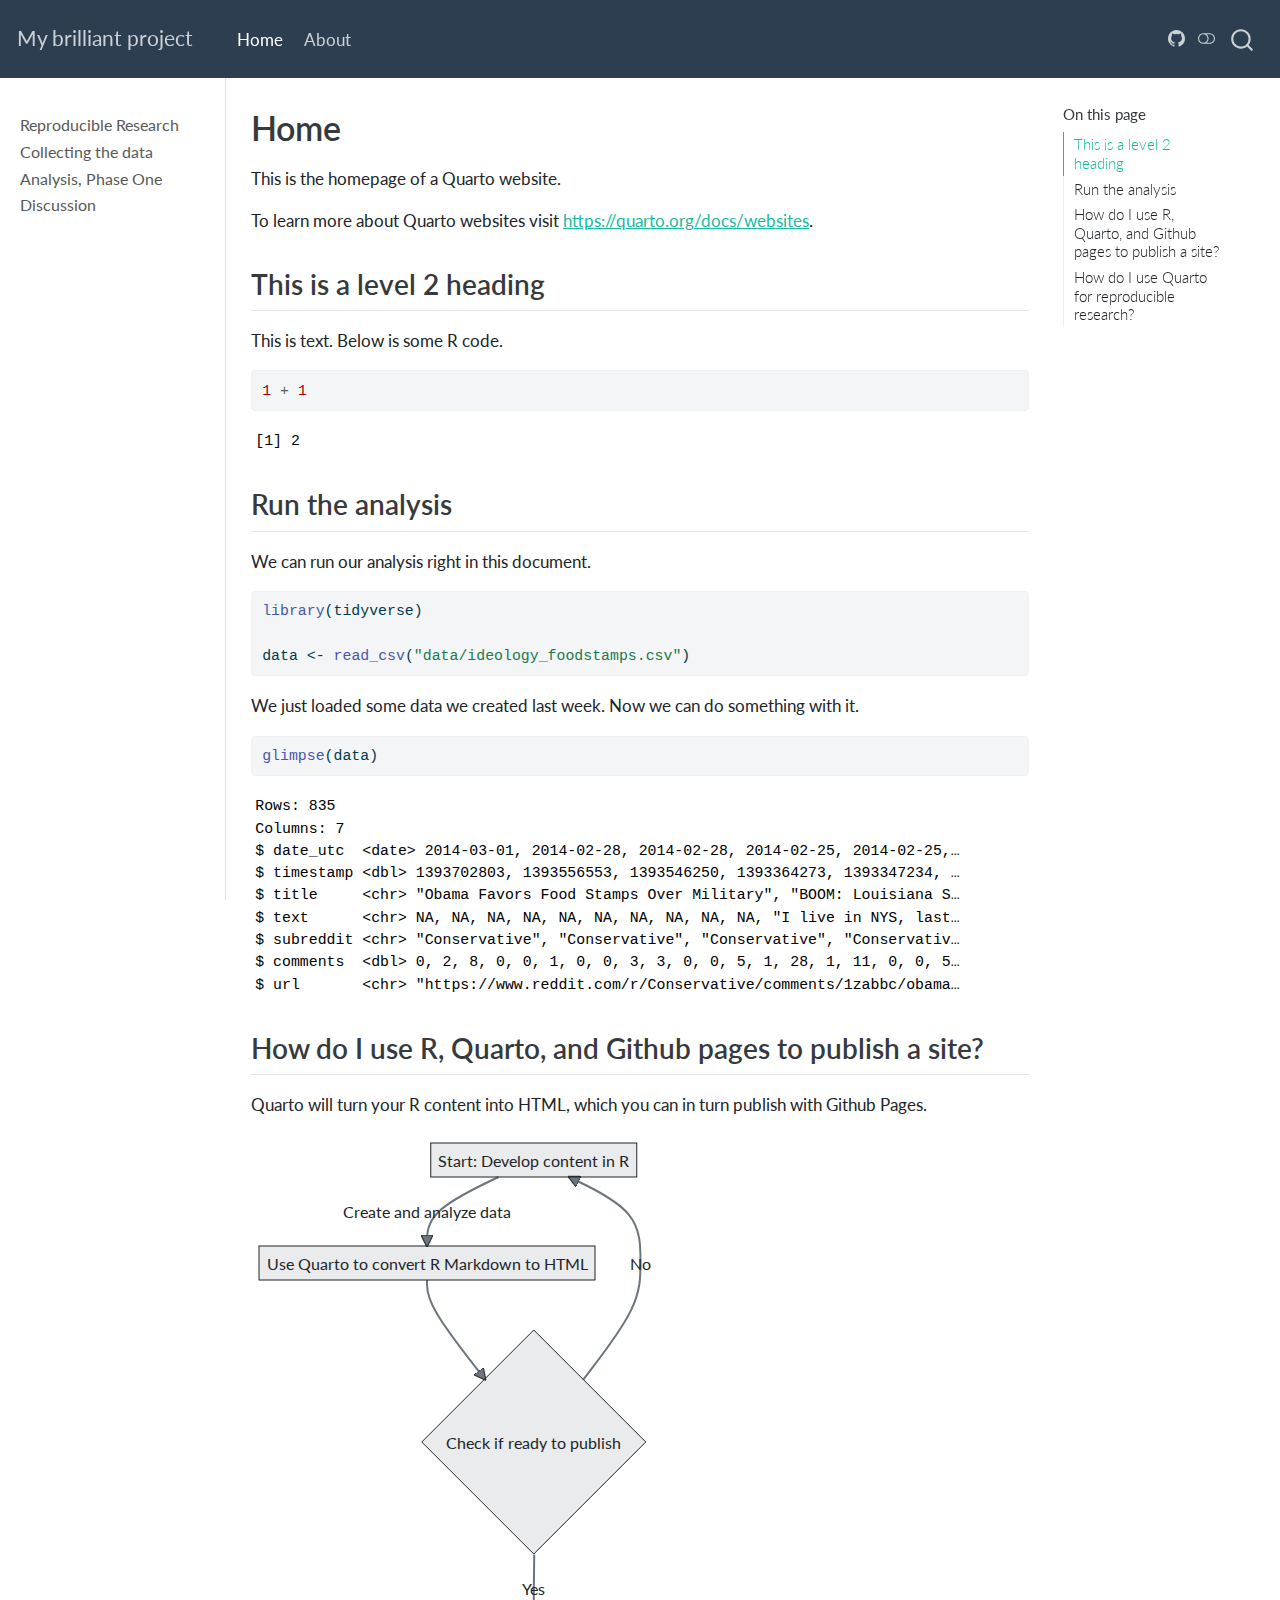
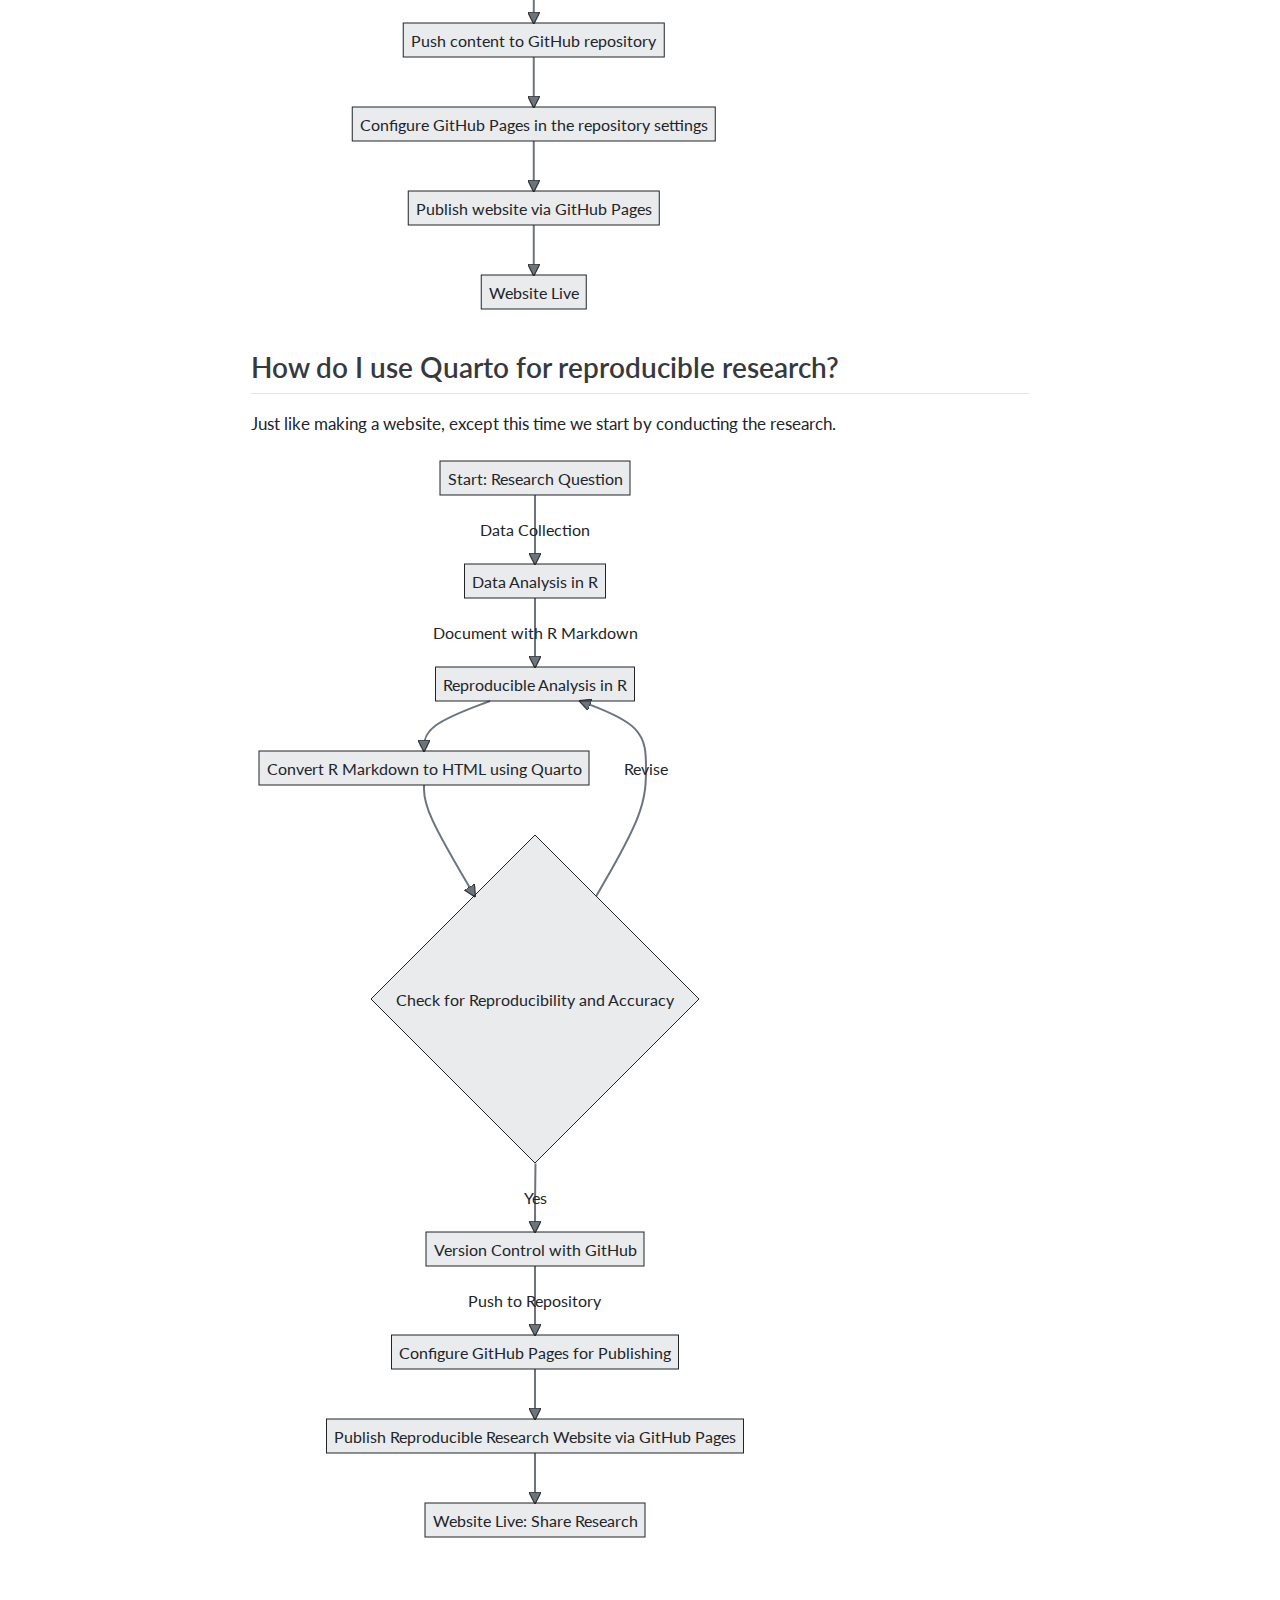
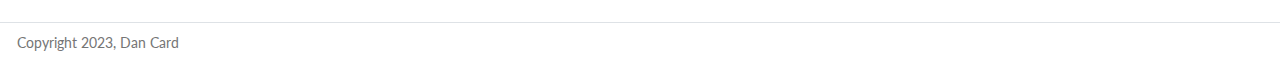
<file: docs/index.html>
<!DOCTYPE html>
<html xmlns="http://www.w3.org/1999/xhtml" lang="en" xml:lang="en"><head>

<meta charset="utf-8">
<meta name="generator" content="quarto-1.3.450">

<meta name="viewport" content="width=device-width, initial-scale=1.0, user-scalable=yes">


<title>My brilliant project - Home</title>
<style>
code{white-space: pre-wrap;}
span.smallcaps{font-variant: small-caps;}
div.columns{display: flex; gap: min(4vw, 1.5em);}
div.column{flex: auto; overflow-x: auto;}
div.hanging-indent{margin-left: 1.5em; text-indent: -1.5em;}
ul.task-list{list-style: none;}
ul.task-list li input[type="checkbox"] {
  width: 0.8em;
  margin: 0 0.8em 0.2em -1em; /* quarto-specific, see https://github.com/quarto-dev/quarto-cli/issues/4556 */ 
  vertical-align: middle;
}
/* CSS for syntax highlighting */
pre > code.sourceCode { white-space: pre; position: relative; }
pre > code.sourceCode > span { display: inline-block; line-height: 1.25; }
pre > code.sourceCode > span:empty { height: 1.2em; }
.sourceCode { overflow: visible; }
code.sourceCode > span { color: inherit; text-decoration: inherit; }
div.sourceCode { margin: 1em 0; }
pre.sourceCode { margin: 0; }
@media screen {
div.sourceCode { overflow: auto; }
}
@media print {
pre > code.sourceCode { white-space: pre-wrap; }
pre > code.sourceCode > span { text-indent: -5em; padding-left: 5em; }
}
pre.numberSource code
  { counter-reset: source-line 0; }
pre.numberSource code > span
  { position: relative; left: -4em; counter-increment: source-line; }
pre.numberSource code > span > a:first-child::before
  { content: counter(source-line);
    position: relative; left: -1em; text-align: right; vertical-align: baseline;
    border: none; display: inline-block;
    -webkit-touch-callout: none; -webkit-user-select: none;
    -khtml-user-select: none; -moz-user-select: none;
    -ms-user-select: none; user-select: none;
    padding: 0 4px; width: 4em;
  }
pre.numberSource { margin-left: 3em;  padding-left: 4px; }
div.sourceCode
  {   }
@media screen {
pre > code.sourceCode > span > a:first-child::before { text-decoration: underline; }
}
</style>


<script src="site_libs/quarto-nav/quarto-nav.js"></script>
<script src="site_libs/clipboard/clipboard.min.js"></script>
<script src="site_libs/quarto-search/autocomplete.umd.js"></script>
<script src="site_libs/quarto-search/fuse.min.js"></script>
<script src="site_libs/quarto-search/quarto-search.js"></script>
<meta name="quarto:offset" content="./">
<script src="site_libs/quarto-html/quarto.js"></script>
<script src="site_libs/quarto-html/popper.min.js"></script>
<script src="site_libs/quarto-html/tippy.umd.min.js"></script>
<script src="site_libs/quarto-html/anchor.min.js"></script>
<link href="site_libs/quarto-html/tippy.css" rel="stylesheet">
<link href="site_libs/quarto-html/quarto-syntax-highlighting.css" rel="stylesheet" class="quarto-color-scheme" id="quarto-text-highlighting-styles">
<link href="site_libs/quarto-html/quarto-syntax-highlighting-dark.css" rel="prefetch" class="quarto-color-scheme quarto-color-alternate" id="quarto-text-highlighting-styles">
<script src="site_libs/bootstrap/bootstrap.min.js"></script>
<link href="site_libs/bootstrap/bootstrap-icons.css" rel="stylesheet">
<link href="site_libs/bootstrap/bootstrap.min.css" rel="stylesheet" class="quarto-color-scheme" id="quarto-bootstrap" data-mode="light">
<link href="site_libs/bootstrap/bootstrap-dark.min.css" rel="prefetch" class="quarto-color-scheme quarto-color-alternate" id="quarto-bootstrap" data-mode="dark">
<script id="quarto-search-options" type="application/json">{
  "location": "navbar",
  "copy-button": false,
  "collapse-after": 3,
  "panel-placement": "end",
  "type": "overlay",
  "limit": 20,
  "language": {
    "search-no-results-text": "No results",
    "search-matching-documents-text": "matching documents",
    "search-copy-link-title": "Copy link to search",
    "search-hide-matches-text": "Hide additional matches",
    "search-more-match-text": "more match in this document",
    "search-more-matches-text": "more matches in this document",
    "search-clear-button-title": "Clear",
    "search-detached-cancel-button-title": "Cancel",
    "search-submit-button-title": "Submit",
    "search-label": "Search"
  }
}</script>
<script src="site_libs/quarto-diagram/mermaid.min.js"></script>
<script src="site_libs/quarto-diagram/mermaid-init.js"></script>
<link href="site_libs/quarto-diagram/mermaid.css" rel="stylesheet">


<link rel="stylesheet" href="styles.css">
</head>

<body class="nav-sidebar docked nav-fixed">

<div id="quarto-search-results"></div>
  <header id="quarto-header" class="headroom fixed-top">
    <nav class="navbar navbar-expand-lg navbar-dark ">
      <div class="navbar-container container-fluid">
      <div class="navbar-brand-container">
    <a class="navbar-brand" href="./index.html">
    <span class="navbar-title">My brilliant project</span>
    </a>
  </div>
            <div id="quarto-search" class="" title="Search"></div>
          <button class="navbar-toggler" type="button" data-bs-toggle="collapse" data-bs-target="#navbarCollapse" aria-controls="navbarCollapse" aria-expanded="false" aria-label="Toggle navigation" onclick="if (window.quartoToggleHeadroom) { window.quartoToggleHeadroom(); }">
  <span class="navbar-toggler-icon"></span>
</button>
          <div class="collapse navbar-collapse" id="navbarCollapse">
            <ul class="navbar-nav navbar-nav-scroll me-auto">
  <li class="nav-item">
    <a class="nav-link active" href="./index.html" rel="" target="" aria-current="page">
 <span class="menu-text">Home</span></a>
  </li>  
  <li class="nav-item">
    <a class="nav-link" href="./about.html" rel="" target="">
 <span class="menu-text">About</span></a>
  </li>  
</ul>
            <div class="quarto-navbar-tools ms-auto">
    <a href="https://danieljcard1.github.io/cr-project/" rel="" title="" class="quarto-navigation-tool px-1" aria-label="Github"><i class="bi bi-github"></i></a>
  <a href="" class="quarto-color-scheme-toggle quarto-navigation-tool  px-1" onclick="window.quartoToggleColorScheme(); return false;" title="Toggle dark mode"><i class="bi"></i></a>
</div>
          </div> <!-- /navcollapse -->
      </div> <!-- /container-fluid -->
    </nav>
  <nav class="quarto-secondary-nav">
    <div class="container-fluid d-flex">
      <button type="button" class="quarto-btn-toggle btn" data-bs-toggle="collapse" data-bs-target="#quarto-sidebar,#quarto-sidebar-glass" aria-controls="quarto-sidebar" aria-expanded="false" aria-label="Toggle sidebar navigation" onclick="if (window.quartoToggleHeadroom) { window.quartoToggleHeadroom(); }">
        <i class="bi bi-layout-text-sidebar-reverse"></i>
      </button>
      <nav class="quarto-page-breadcrumbs" aria-label="breadcrumb"><ol class="breadcrumb"><li class="breadcrumb-item">Home</li></ol></nav>
      <a class="flex-grow-1" role="button" data-bs-toggle="collapse" data-bs-target="#quarto-sidebar,#quarto-sidebar-glass" aria-controls="quarto-sidebar" aria-expanded="false" aria-label="Toggle sidebar navigation" onclick="if (window.quartoToggleHeadroom) { window.quartoToggleHeadroom(); }">      
      </a>
    </div>
  </nav>
</header>
<!-- content -->
<div id="quarto-content" class="quarto-container page-columns page-rows-contents page-layout-article page-navbar">
<!-- sidebar -->
  <nav id="quarto-sidebar" class="sidebar collapse collapse-horizontal sidebar-navigation docked overflow-auto">
    <div class="sidebar-menu-container"> 
    <ul class="list-unstyled mt-1">
        <li class="sidebar-item">
  <div class="sidebar-item-container"> 
  <a href="./rr_introduction.html" class="sidebar-item-text sidebar-link">
 <span class="menu-text">Reproducible Research</span></a>
  </div>
</li>
        <li class="sidebar-item">
  <div class="sidebar-item-container"> 
  <a href="./data_collection.html" class="sidebar-item-text sidebar-link">
 <span class="menu-text">Collecting the data</span></a>
  </div>
</li>
        <li class="sidebar-item">
  <div class="sidebar-item-container"> 
  <a href="./analysis_1.html" class="sidebar-item-text sidebar-link">
 <span class="menu-text">Analysis, Phase One</span></a>
  </div>
</li>
        <li class="sidebar-item">
  <div class="sidebar-item-container"> 
  <a href="./discussion.html" class="sidebar-item-text sidebar-link">
 <span class="menu-text">Discussion</span></a>
  </div>
</li>
    </ul>
    </div>
</nav>
<div id="quarto-sidebar-glass" data-bs-toggle="collapse" data-bs-target="#quarto-sidebar,#quarto-sidebar-glass"></div>
<!-- margin-sidebar -->
    <div id="quarto-margin-sidebar" class="sidebar margin-sidebar">
        <nav id="TOC" role="doc-toc" class="toc-active">
    <h2 id="toc-title">On this page</h2>
   
  <ul>
  <li><a href="#this-is-a-level-2-heading" id="toc-this-is-a-level-2-heading" class="nav-link active" data-scroll-target="#this-is-a-level-2-heading">This is a level 2 heading</a></li>
  <li><a href="#run-the-analysis" id="toc-run-the-analysis" class="nav-link" data-scroll-target="#run-the-analysis">Run the analysis</a></li>
  <li><a href="#how-do-i-use-r-quarto-and-github-pages-to-publish-a-site" id="toc-how-do-i-use-r-quarto-and-github-pages-to-publish-a-site" class="nav-link" data-scroll-target="#how-do-i-use-r-quarto-and-github-pages-to-publish-a-site">How do I use R, Quarto, and Github pages to publish a site?</a></li>
  <li><a href="#how-do-i-use-quarto-for-reproducible-research" id="toc-how-do-i-use-quarto-for-reproducible-research" class="nav-link" data-scroll-target="#how-do-i-use-quarto-for-reproducible-research">How do I use Quarto for reproducible research?</a></li>
  </ul>
</nav>
    </div>
<!-- main -->
<main class="content" id="quarto-document-content">

<header id="title-block-header" class="quarto-title-block default">
<div class="quarto-title">
<h1 class="title">Home</h1>
</div>



<div class="quarto-title-meta">

    
  
    
  </div>
  

</header>

<p>This is the homepage of a Quarto website.</p>
<p>To learn more about Quarto websites visit <a href="https://quarto.org/docs/websites" class="uri">https://quarto.org/docs/websites</a>.</p>
<section id="this-is-a-level-2-heading" class="level2">
<h2 class="anchored" data-anchor-id="this-is-a-level-2-heading">This is a level 2 heading</h2>
<p>This is text. Below is some R code.</p>
<div class="cell">
<div class="sourceCode cell-code" id="cb1"><pre class="sourceCode r code-with-copy"><code class="sourceCode r"><span id="cb1-1"><a href="#cb1-1" aria-hidden="true" tabindex="-1"></a><span class="dv">1</span> <span class="sc">+</span> <span class="dv">1</span></span></code><button title="Copy to Clipboard" class="code-copy-button"><i class="bi"></i></button></pre></div>
<div class="cell-output cell-output-stdout">
<pre><code>[1] 2</code></pre>
</div>
</div>
</section>
<section id="run-the-analysis" class="level2">
<h2 class="anchored" data-anchor-id="run-the-analysis">Run the analysis</h2>
<p>We can run our analysis right in this document.</p>
<div class="cell">
<div class="sourceCode cell-code" id="cb3"><pre class="sourceCode r code-with-copy"><code class="sourceCode r"><span id="cb3-1"><a href="#cb3-1" aria-hidden="true" tabindex="-1"></a><span class="fu">library</span>(tidyverse)</span>
<span id="cb3-2"><a href="#cb3-2" aria-hidden="true" tabindex="-1"></a></span>
<span id="cb3-3"><a href="#cb3-3" aria-hidden="true" tabindex="-1"></a>data <span class="ot">&lt;-</span> <span class="fu">read_csv</span>(<span class="st">"data/ideology_foodstamps.csv"</span>)</span></code><button title="Copy to Clipboard" class="code-copy-button"><i class="bi"></i></button></pre></div>
</div>
<p>We just loaded some data we created last week. Now we can do something with it.</p>
<div class="cell">
<div class="sourceCode cell-code" id="cb4"><pre class="sourceCode r code-with-copy"><code class="sourceCode r"><span id="cb4-1"><a href="#cb4-1" aria-hidden="true" tabindex="-1"></a><span class="fu">glimpse</span>(data)</span></code><button title="Copy to Clipboard" class="code-copy-button"><i class="bi"></i></button></pre></div>
<div class="cell-output cell-output-stdout">
<pre><code>Rows: 835
Columns: 7
$ date_utc  &lt;date&gt; 2014-03-01, 2014-02-28, 2014-02-28, 2014-02-25, 2014-02-25,…
$ timestamp &lt;dbl&gt; 1393702803, 1393556553, 1393546250, 1393364273, 1393347234, …
$ title     &lt;chr&gt; "Obama Favors Food Stamps Over Military", "BOOM: Louisiana S…
$ text      &lt;chr&gt; NA, NA, NA, NA, NA, NA, NA, NA, NA, NA, "I live in NYS, last…
$ subreddit &lt;chr&gt; "Conservative", "Conservative", "Conservative", "Conservativ…
$ comments  &lt;dbl&gt; 0, 2, 8, 0, 0, 1, 0, 0, 3, 3, 0, 0, 5, 1, 28, 1, 11, 0, 0, 5…
$ url       &lt;chr&gt; "https://www.reddit.com/r/Conservative/comments/1zabbc/obama…</code></pre>
</div>
</div>
</section>
<section id="how-do-i-use-r-quarto-and-github-pages-to-publish-a-site" class="level2">
<h2 class="anchored" data-anchor-id="how-do-i-use-r-quarto-and-github-pages-to-publish-a-site">How do I use R, Quarto, and Github pages to publish a site?</h2>
<p>Quarto will turn your R content into HTML, which you can in turn publish with Github Pages.</p>
<div class="cell">
<div class="cell-output-display">
<div>
<div>
<pre class="mermaid mermaid-js">flowchart TD
    A[Start: Develop content in R] --&gt;|Create and analyze data| B[Use Quarto to convert R Markdown to HTML]
    B --&gt; C{Check if ready to publish}
    C --&gt;|Yes| D[Push content to GitHub repository]
    C --&gt;|No| A
    D --&gt; E[Configure GitHub Pages in the repository settings]
    E --&gt; F[Publish website via GitHub Pages]
    F --&gt; G[Website Live]

</pre>
</div>
</div>
</div>
</div>
</section>
<section id="how-do-i-use-quarto-for-reproducible-research" class="level2">
<h2 class="anchored" data-anchor-id="how-do-i-use-quarto-for-reproducible-research">How do I use Quarto for reproducible research?</h2>
<p>Just like making a website, except this time we start by conducting the research.</p>
<div class="cell">
<div class="cell-output-display">
<div>
<div>
<pre class="mermaid mermaid-js">flowchart TD
    A[Start: Research Question] --&gt;|Data Collection| B[Data Analysis in R]
    B --&gt;|Document with R Markdown| C[Reproducible Analysis in R]
    C --&gt; D[Convert R Markdown to HTML using Quarto]
    D --&gt; E{Check for Reproducibility and Accuracy}
    E --&gt;|Yes| F[Version Control with GitHub]
    E --&gt;|Revise| C
    F --&gt;|Push to Repository| G[Configure GitHub Pages for Publishing]
    G --&gt; H[Publish Reproducible Research Website via GitHub Pages]
    H --&gt; I[Website Live: Share Research]
</pre>
</div>
</div>
</div>
</div>


</section>

</main> <!-- /main -->
<script id="quarto-html-after-body" type="application/javascript">
window.document.addEventListener("DOMContentLoaded", function (event) {
  const toggleBodyColorMode = (bsSheetEl) => {
    const mode = bsSheetEl.getAttribute("data-mode");
    const bodyEl = window.document.querySelector("body");
    if (mode === "dark") {
      bodyEl.classList.add("quarto-dark");
      bodyEl.classList.remove("quarto-light");
    } else {
      bodyEl.classList.add("quarto-light");
      bodyEl.classList.remove("quarto-dark");
    }
  }
  const toggleBodyColorPrimary = () => {
    const bsSheetEl = window.document.querySelector("link#quarto-bootstrap");
    if (bsSheetEl) {
      toggleBodyColorMode(bsSheetEl);
    }
  }
  toggleBodyColorPrimary();  
  const disableStylesheet = (stylesheets) => {
    for (let i=0; i < stylesheets.length; i++) {
      const stylesheet = stylesheets[i];
      stylesheet.rel = 'prefetch';
    }
  }
  const enableStylesheet = (stylesheets) => {
    for (let i=0; i < stylesheets.length; i++) {
      const stylesheet = stylesheets[i];
      stylesheet.rel = 'stylesheet';
    }
  }
  const manageTransitions = (selector, allowTransitions) => {
    const els = window.document.querySelectorAll(selector);
    for (let i=0; i < els.length; i++) {
      const el = els[i];
      if (allowTransitions) {
        el.classList.remove('notransition');
      } else {
        el.classList.add('notransition');
      }
    }
  }
  const toggleColorMode = (alternate) => {
    // Switch the stylesheets
    const alternateStylesheets = window.document.querySelectorAll('link.quarto-color-scheme.quarto-color-alternate');
    manageTransitions('#quarto-margin-sidebar .nav-link', false);
    if (alternate) {
      enableStylesheet(alternateStylesheets);
      for (const sheetNode of alternateStylesheets) {
        if (sheetNode.id === "quarto-bootstrap") {
          toggleBodyColorMode(sheetNode);
        }
      }
    } else {
      disableStylesheet(alternateStylesheets);
      toggleBodyColorPrimary();
    }
    manageTransitions('#quarto-margin-sidebar .nav-link', true);
    // Switch the toggles
    const toggles = window.document.querySelectorAll('.quarto-color-scheme-toggle');
    for (let i=0; i < toggles.length; i++) {
      const toggle = toggles[i];
      if (toggle) {
        if (alternate) {
          toggle.classList.add("alternate");     
        } else {
          toggle.classList.remove("alternate");
        }
      }
    }
    // Hack to workaround the fact that safari doesn't
    // properly recolor the scrollbar when toggling (#1455)
    if (navigator.userAgent.indexOf('Safari') > 0 && navigator.userAgent.indexOf('Chrome') == -1) {
      manageTransitions("body", false);
      window.scrollTo(0, 1);
      setTimeout(() => {
        window.scrollTo(0, 0);
        manageTransitions("body", true);
      }, 40);  
    }
  }
  const isFileUrl = () => { 
    return window.location.protocol === 'file:';
  }
  const hasAlternateSentinel = () => {  
    let styleSentinel = getColorSchemeSentinel();
    if (styleSentinel !== null) {
      return styleSentinel === "alternate";
    } else {
      return false;
    }
  }
  const setStyleSentinel = (alternate) => {
    const value = alternate ? "alternate" : "default";
    if (!isFileUrl()) {
      window.localStorage.setItem("quarto-color-scheme", value);
    } else {
      localAlternateSentinel = value;
    }
  }
  const getColorSchemeSentinel = () => {
    if (!isFileUrl()) {
      const storageValue = window.localStorage.getItem("quarto-color-scheme");
      return storageValue != null ? storageValue : localAlternateSentinel;
    } else {
      return localAlternateSentinel;
    }
  }
  let localAlternateSentinel = 'default';
  // Dark / light mode switch
  window.quartoToggleColorScheme = () => {
    // Read the current dark / light value 
    let toAlternate = !hasAlternateSentinel();
    toggleColorMode(toAlternate);
    setStyleSentinel(toAlternate);
  };
  // Ensure there is a toggle, if there isn't float one in the top right
  if (window.document.querySelector('.quarto-color-scheme-toggle') === null) {
    const a = window.document.createElement('a');
    a.classList.add('top-right');
    a.classList.add('quarto-color-scheme-toggle');
    a.href = "";
    a.onclick = function() { try { window.quartoToggleColorScheme(); } catch {} return false; };
    const i = window.document.createElement("i");
    i.classList.add('bi');
    a.appendChild(i);
    window.document.body.appendChild(a);
  }
  // Switch to dark mode if need be
  if (hasAlternateSentinel()) {
    toggleColorMode(true);
  } else {
    toggleColorMode(false);
  }
  const icon = "";
  const anchorJS = new window.AnchorJS();
  anchorJS.options = {
    placement: 'right',
    icon: icon
  };
  anchorJS.add('.anchored');
  const isCodeAnnotation = (el) => {
    for (const clz of el.classList) {
      if (clz.startsWith('code-annotation-')) {                     
        return true;
      }
    }
    return false;
  }
  const clipboard = new window.ClipboardJS('.code-copy-button', {
    text: function(trigger) {
      const codeEl = trigger.previousElementSibling.cloneNode(true);
      for (const childEl of codeEl.children) {
        if (isCodeAnnotation(childEl)) {
          childEl.remove();
        }
      }
      return codeEl.innerText;
    }
  });
  clipboard.on('success', function(e) {
    // button target
    const button = e.trigger;
    // don't keep focus
    button.blur();
    // flash "checked"
    button.classList.add('code-copy-button-checked');
    var currentTitle = button.getAttribute("title");
    button.setAttribute("title", "Copied!");
    let tooltip;
    if (window.bootstrap) {
      button.setAttribute("data-bs-toggle", "tooltip");
      button.setAttribute("data-bs-placement", "left");
      button.setAttribute("data-bs-title", "Copied!");
      tooltip = new bootstrap.Tooltip(button, 
        { trigger: "manual", 
          customClass: "code-copy-button-tooltip",
          offset: [0, -8]});
      tooltip.show();    
    }
    setTimeout(function() {
      if (tooltip) {
        tooltip.hide();
        button.removeAttribute("data-bs-title");
        button.removeAttribute("data-bs-toggle");
        button.removeAttribute("data-bs-placement");
      }
      button.setAttribute("title", currentTitle);
      button.classList.remove('code-copy-button-checked');
    }, 1000);
    // clear code selection
    e.clearSelection();
  });
  function tippyHover(el, contentFn) {
    const config = {
      allowHTML: true,
      content: contentFn,
      maxWidth: 500,
      delay: 100,
      arrow: false,
      appendTo: function(el) {
          return el.parentElement;
      },
      interactive: true,
      interactiveBorder: 10,
      theme: 'quarto',
      placement: 'bottom-start'
    };
    window.tippy(el, config); 
  }
  const noterefs = window.document.querySelectorAll('a[role="doc-noteref"]');
  for (var i=0; i<noterefs.length; i++) {
    const ref = noterefs[i];
    tippyHover(ref, function() {
      // use id or data attribute instead here
      let href = ref.getAttribute('data-footnote-href') || ref.getAttribute('href');
      try { href = new URL(href).hash; } catch {}
      const id = href.replace(/^#\/?/, "");
      const note = window.document.getElementById(id);
      return note.innerHTML;
    });
  }
      let selectedAnnoteEl;
      const selectorForAnnotation = ( cell, annotation) => {
        let cellAttr = 'data-code-cell="' + cell + '"';
        let lineAttr = 'data-code-annotation="' +  annotation + '"';
        const selector = 'span[' + cellAttr + '][' + lineAttr + ']';
        return selector;
      }
      const selectCodeLines = (annoteEl) => {
        const doc = window.document;
        const targetCell = annoteEl.getAttribute("data-target-cell");
        const targetAnnotation = annoteEl.getAttribute("data-target-annotation");
        const annoteSpan = window.document.querySelector(selectorForAnnotation(targetCell, targetAnnotation));
        const lines = annoteSpan.getAttribute("data-code-lines").split(",");
        const lineIds = lines.map((line) => {
          return targetCell + "-" + line;
        })
        let top = null;
        let height = null;
        let parent = null;
        if (lineIds.length > 0) {
            //compute the position of the single el (top and bottom and make a div)
            const el = window.document.getElementById(lineIds[0]);
            top = el.offsetTop;
            height = el.offsetHeight;
            parent = el.parentElement.parentElement;
          if (lineIds.length > 1) {
            const lastEl = window.document.getElementById(lineIds[lineIds.length - 1]);
            const bottom = lastEl.offsetTop + lastEl.offsetHeight;
            height = bottom - top;
          }
          if (top !== null && height !== null && parent !== null) {
            // cook up a div (if necessary) and position it 
            let div = window.document.getElementById("code-annotation-line-highlight");
            if (div === null) {
              div = window.document.createElement("div");
              div.setAttribute("id", "code-annotation-line-highlight");
              div.style.position = 'absolute';
              parent.appendChild(div);
            }
            div.style.top = top - 2 + "px";
            div.style.height = height + 4 + "px";
            let gutterDiv = window.document.getElementById("code-annotation-line-highlight-gutter");
            if (gutterDiv === null) {
              gutterDiv = window.document.createElement("div");
              gutterDiv.setAttribute("id", "code-annotation-line-highlight-gutter");
              gutterDiv.style.position = 'absolute';
              const codeCell = window.document.getElementById(targetCell);
              const gutter = codeCell.querySelector('.code-annotation-gutter');
              gutter.appendChild(gutterDiv);
            }
            gutterDiv.style.top = top - 2 + "px";
            gutterDiv.style.height = height + 4 + "px";
          }
          selectedAnnoteEl = annoteEl;
        }
      };
      const unselectCodeLines = () => {
        const elementsIds = ["code-annotation-line-highlight", "code-annotation-line-highlight-gutter"];
        elementsIds.forEach((elId) => {
          const div = window.document.getElementById(elId);
          if (div) {
            div.remove();
          }
        });
        selectedAnnoteEl = undefined;
      };
      // Attach click handler to the DT
      const annoteDls = window.document.querySelectorAll('dt[data-target-cell]');
      for (const annoteDlNode of annoteDls) {
        annoteDlNode.addEventListener('click', (event) => {
          const clickedEl = event.target;
          if (clickedEl !== selectedAnnoteEl) {
            unselectCodeLines();
            const activeEl = window.document.querySelector('dt[data-target-cell].code-annotation-active');
            if (activeEl) {
              activeEl.classList.remove('code-annotation-active');
            }
            selectCodeLines(clickedEl);
            clickedEl.classList.add('code-annotation-active');
          } else {
            // Unselect the line
            unselectCodeLines();
            clickedEl.classList.remove('code-annotation-active');
          }
        });
      }
  const findCites = (el) => {
    const parentEl = el.parentElement;
    if (parentEl) {
      const cites = parentEl.dataset.cites;
      if (cites) {
        return {
          el,
          cites: cites.split(' ')
        };
      } else {
        return findCites(el.parentElement)
      }
    } else {
      return undefined;
    }
  };
  var bibliorefs = window.document.querySelectorAll('a[role="doc-biblioref"]');
  for (var i=0; i<bibliorefs.length; i++) {
    const ref = bibliorefs[i];
    const citeInfo = findCites(ref);
    if (citeInfo) {
      tippyHover(citeInfo.el, function() {
        var popup = window.document.createElement('div');
        citeInfo.cites.forEach(function(cite) {
          var citeDiv = window.document.createElement('div');
          citeDiv.classList.add('hanging-indent');
          citeDiv.classList.add('csl-entry');
          var biblioDiv = window.document.getElementById('ref-' + cite);
          if (biblioDiv) {
            citeDiv.innerHTML = biblioDiv.innerHTML;
          }
          popup.appendChild(citeDiv);
        });
        return popup.innerHTML;
      });
    }
  }
});
</script>
</div> <!-- /content -->
<footer class="footer">
  <div class="nav-footer">
    <div class="nav-footer-left">Copyright 2023, Dan Card</div>   
    <div class="nav-footer-center">
      &nbsp;
    </div>
    <div class="nav-footer-right">
      &nbsp;
    </div>
  </div>
</footer>



</body></html>
</file>
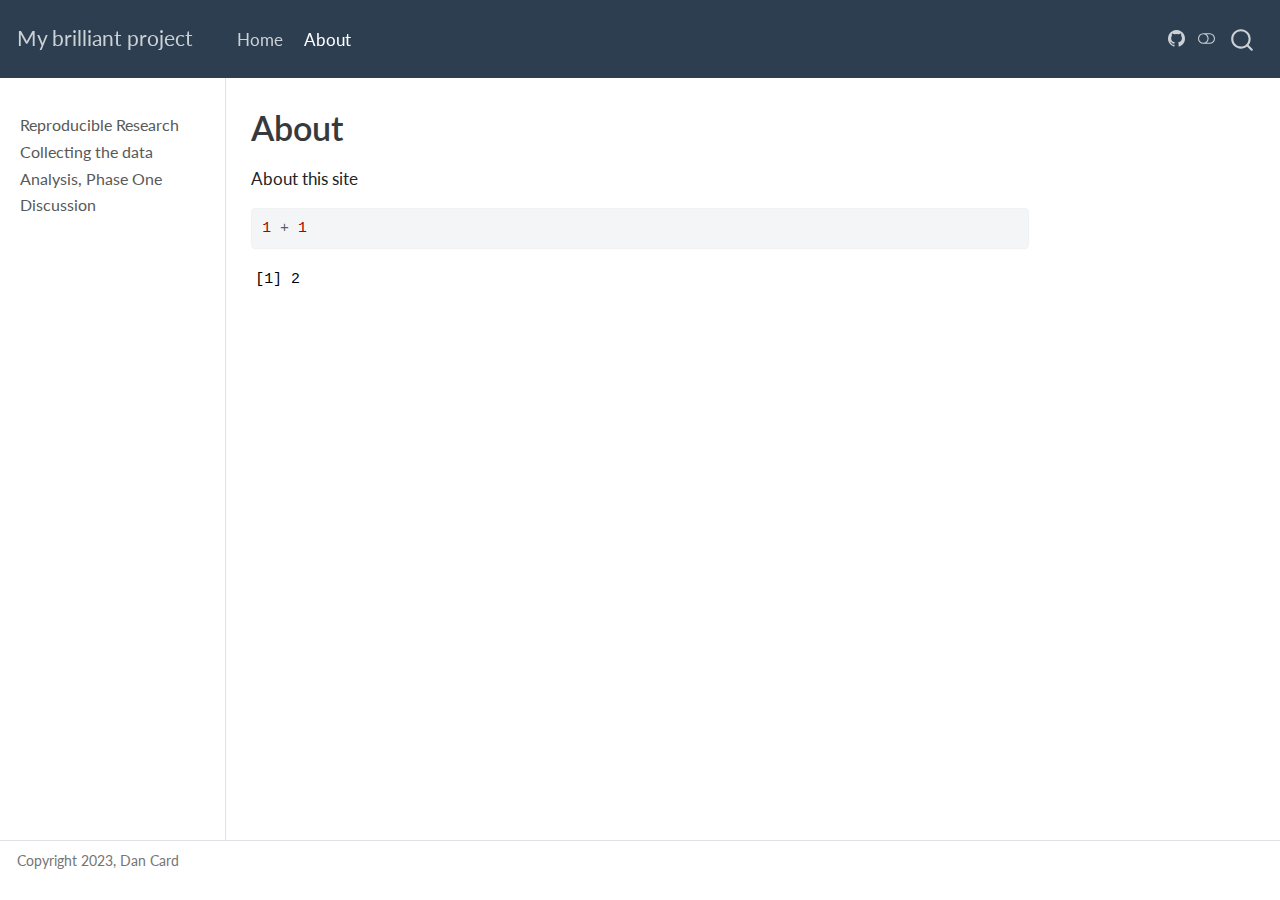
<file: docs/about.html>
<!DOCTYPE html>
<html xmlns="http://www.w3.org/1999/xhtml" lang="en" xml:lang="en"><head>

<meta charset="utf-8">
<meta name="generator" content="quarto-1.3.450">

<meta name="viewport" content="width=device-width, initial-scale=1.0, user-scalable=yes">


<title>My brilliant project - About</title>
<style>
code{white-space: pre-wrap;}
span.smallcaps{font-variant: small-caps;}
div.columns{display: flex; gap: min(4vw, 1.5em);}
div.column{flex: auto; overflow-x: auto;}
div.hanging-indent{margin-left: 1.5em; text-indent: -1.5em;}
ul.task-list{list-style: none;}
ul.task-list li input[type="checkbox"] {
  width: 0.8em;
  margin: 0 0.8em 0.2em -1em; /* quarto-specific, see https://github.com/quarto-dev/quarto-cli/issues/4556 */ 
  vertical-align: middle;
}
/* CSS for syntax highlighting */
pre > code.sourceCode { white-space: pre; position: relative; }
pre > code.sourceCode > span { display: inline-block; line-height: 1.25; }
pre > code.sourceCode > span:empty { height: 1.2em; }
.sourceCode { overflow: visible; }
code.sourceCode > span { color: inherit; text-decoration: inherit; }
div.sourceCode { margin: 1em 0; }
pre.sourceCode { margin: 0; }
@media screen {
div.sourceCode { overflow: auto; }
}
@media print {
pre > code.sourceCode { white-space: pre-wrap; }
pre > code.sourceCode > span { text-indent: -5em; padding-left: 5em; }
}
pre.numberSource code
  { counter-reset: source-line 0; }
pre.numberSource code > span
  { position: relative; left: -4em; counter-increment: source-line; }
pre.numberSource code > span > a:first-child::before
  { content: counter(source-line);
    position: relative; left: -1em; text-align: right; vertical-align: baseline;
    border: none; display: inline-block;
    -webkit-touch-callout: none; -webkit-user-select: none;
    -khtml-user-select: none; -moz-user-select: none;
    -ms-user-select: none; user-select: none;
    padding: 0 4px; width: 4em;
  }
pre.numberSource { margin-left: 3em;  padding-left: 4px; }
div.sourceCode
  {   }
@media screen {
pre > code.sourceCode > span > a:first-child::before { text-decoration: underline; }
}
</style>


<script src="site_libs/quarto-nav/quarto-nav.js"></script>
<script src="site_libs/clipboard/clipboard.min.js"></script>
<script src="site_libs/quarto-search/autocomplete.umd.js"></script>
<script src="site_libs/quarto-search/fuse.min.js"></script>
<script src="site_libs/quarto-search/quarto-search.js"></script>
<meta name="quarto:offset" content="./">
<script src="site_libs/quarto-html/quarto.js"></script>
<script src="site_libs/quarto-html/popper.min.js"></script>
<script src="site_libs/quarto-html/tippy.umd.min.js"></script>
<script src="site_libs/quarto-html/anchor.min.js"></script>
<link href="site_libs/quarto-html/tippy.css" rel="stylesheet">
<link href="site_libs/quarto-html/quarto-syntax-highlighting.css" rel="stylesheet" class="quarto-color-scheme" id="quarto-text-highlighting-styles">
<link href="site_libs/quarto-html/quarto-syntax-highlighting-dark.css" rel="prefetch" class="quarto-color-scheme quarto-color-alternate" id="quarto-text-highlighting-styles">
<script src="site_libs/bootstrap/bootstrap.min.js"></script>
<link href="site_libs/bootstrap/bootstrap-icons.css" rel="stylesheet">
<link href="site_libs/bootstrap/bootstrap.min.css" rel="stylesheet" class="quarto-color-scheme" id="quarto-bootstrap" data-mode="light">
<link href="site_libs/bootstrap/bootstrap-dark.min.css" rel="prefetch" class="quarto-color-scheme quarto-color-alternate" id="quarto-bootstrap" data-mode="dark">
<script id="quarto-search-options" type="application/json">{
  "location": "navbar",
  "copy-button": false,
  "collapse-after": 3,
  "panel-placement": "end",
  "type": "overlay",
  "limit": 20,
  "language": {
    "search-no-results-text": "No results",
    "search-matching-documents-text": "matching documents",
    "search-copy-link-title": "Copy link to search",
    "search-hide-matches-text": "Hide additional matches",
    "search-more-match-text": "more match in this document",
    "search-more-matches-text": "more matches in this document",
    "search-clear-button-title": "Clear",
    "search-detached-cancel-button-title": "Cancel",
    "search-submit-button-title": "Submit",
    "search-label": "Search"
  }
}</script>


<link rel="stylesheet" href="styles.css">
</head>

<body class="nav-sidebar docked nav-fixed">

<div id="quarto-search-results"></div>
  <header id="quarto-header" class="headroom fixed-top">
    <nav class="navbar navbar-expand-lg navbar-dark ">
      <div class="navbar-container container-fluid">
      <div class="navbar-brand-container">
    <a class="navbar-brand" href="./index.html">
    <span class="navbar-title">My brilliant project</span>
    </a>
  </div>
            <div id="quarto-search" class="" title="Search"></div>
          <button class="navbar-toggler" type="button" data-bs-toggle="collapse" data-bs-target="#navbarCollapse" aria-controls="navbarCollapse" aria-expanded="false" aria-label="Toggle navigation" onclick="if (window.quartoToggleHeadroom) { window.quartoToggleHeadroom(); }">
  <span class="navbar-toggler-icon"></span>
</button>
          <div class="collapse navbar-collapse" id="navbarCollapse">
            <ul class="navbar-nav navbar-nav-scroll me-auto">
  <li class="nav-item">
    <a class="nav-link" href="./index.html" rel="" target="">
 <span class="menu-text">Home</span></a>
  </li>  
  <li class="nav-item">
    <a class="nav-link active" href="./about.html" rel="" target="" aria-current="page">
 <span class="menu-text">About</span></a>
  </li>  
</ul>
            <div class="quarto-navbar-tools ms-auto">
    <a href="https://danieljcard1.github.io/cr-project/" rel="" title="" class="quarto-navigation-tool px-1" aria-label="Github"><i class="bi bi-github"></i></a>
  <a href="" class="quarto-color-scheme-toggle quarto-navigation-tool  px-1" onclick="window.quartoToggleColorScheme(); return false;" title="Toggle dark mode"><i class="bi"></i></a>
</div>
          </div> <!-- /navcollapse -->
      </div> <!-- /container-fluid -->
    </nav>
  <nav class="quarto-secondary-nav">
    <div class="container-fluid d-flex">
      <button type="button" class="quarto-btn-toggle btn" data-bs-toggle="collapse" data-bs-target="#quarto-sidebar,#quarto-sidebar-glass" aria-controls="quarto-sidebar" aria-expanded="false" aria-label="Toggle sidebar navigation" onclick="if (window.quartoToggleHeadroom) { window.quartoToggleHeadroom(); }">
        <i class="bi bi-layout-text-sidebar-reverse"></i>
      </button>
      <nav class="quarto-page-breadcrumbs" aria-label="breadcrumb"><ol class="breadcrumb"><li class="breadcrumb-item">About</li></ol></nav>
      <a class="flex-grow-1" role="button" data-bs-toggle="collapse" data-bs-target="#quarto-sidebar,#quarto-sidebar-glass" aria-controls="quarto-sidebar" aria-expanded="false" aria-label="Toggle sidebar navigation" onclick="if (window.quartoToggleHeadroom) { window.quartoToggleHeadroom(); }">      
      </a>
    </div>
  </nav>
</header>
<!-- content -->
<div id="quarto-content" class="quarto-container page-columns page-rows-contents page-layout-article page-navbar">
<!-- sidebar -->
  <nav id="quarto-sidebar" class="sidebar collapse collapse-horizontal sidebar-navigation docked overflow-auto">
    <div class="sidebar-menu-container"> 
    <ul class="list-unstyled mt-1">
        <li class="sidebar-item">
  <div class="sidebar-item-container"> 
  <a href="./rr_introduction.html" class="sidebar-item-text sidebar-link">
 <span class="menu-text">Reproducible Research</span></a>
  </div>
</li>
        <li class="sidebar-item">
  <div class="sidebar-item-container"> 
  <a href="./data_collection.html" class="sidebar-item-text sidebar-link">
 <span class="menu-text">Collecting the data</span></a>
  </div>
</li>
        <li class="sidebar-item">
  <div class="sidebar-item-container"> 
  <a href="./analysis_1.html" class="sidebar-item-text sidebar-link">
 <span class="menu-text">Analysis, Phase One</span></a>
  </div>
</li>
        <li class="sidebar-item">
  <div class="sidebar-item-container"> 
  <a href="./discussion.html" class="sidebar-item-text sidebar-link">
 <span class="menu-text">Discussion</span></a>
  </div>
</li>
    </ul>
    </div>
</nav>
<div id="quarto-sidebar-glass" data-bs-toggle="collapse" data-bs-target="#quarto-sidebar,#quarto-sidebar-glass"></div>
<!-- margin-sidebar -->
    <div id="quarto-margin-sidebar" class="sidebar margin-sidebar">
        
    </div>
<!-- main -->
<main class="content" id="quarto-document-content">

<header id="title-block-header" class="quarto-title-block default">
<div class="quarto-title">
<h1 class="title">About</h1>
</div>



<div class="quarto-title-meta">

    
  
    
  </div>
  

</header>

<p>About this site</p>
<div class="cell">
<div class="sourceCode cell-code" id="cb1"><pre class="sourceCode r code-with-copy"><code class="sourceCode r"><span id="cb1-1"><a href="#cb1-1" aria-hidden="true" tabindex="-1"></a><span class="dv">1</span> <span class="sc">+</span> <span class="dv">1</span></span></code><button title="Copy to Clipboard" class="code-copy-button"><i class="bi"></i></button></pre></div>
<div class="cell-output cell-output-stdout">
<pre><code>[1] 2</code></pre>
</div>
</div>



</main> <!-- /main -->
<script id="quarto-html-after-body" type="application/javascript">
window.document.addEventListener("DOMContentLoaded", function (event) {
  const toggleBodyColorMode = (bsSheetEl) => {
    const mode = bsSheetEl.getAttribute("data-mode");
    const bodyEl = window.document.querySelector("body");
    if (mode === "dark") {
      bodyEl.classList.add("quarto-dark");
      bodyEl.classList.remove("quarto-light");
    } else {
      bodyEl.classList.add("quarto-light");
      bodyEl.classList.remove("quarto-dark");
    }
  }
  const toggleBodyColorPrimary = () => {
    const bsSheetEl = window.document.querySelector("link#quarto-bootstrap");
    if (bsSheetEl) {
      toggleBodyColorMode(bsSheetEl);
    }
  }
  toggleBodyColorPrimary();  
  const disableStylesheet = (stylesheets) => {
    for (let i=0; i < stylesheets.length; i++) {
      const stylesheet = stylesheets[i];
      stylesheet.rel = 'prefetch';
    }
  }
  const enableStylesheet = (stylesheets) => {
    for (let i=0; i < stylesheets.length; i++) {
      const stylesheet = stylesheets[i];
      stylesheet.rel = 'stylesheet';
    }
  }
  const manageTransitions = (selector, allowTransitions) => {
    const els = window.document.querySelectorAll(selector);
    for (let i=0; i < els.length; i++) {
      const el = els[i];
      if (allowTransitions) {
        el.classList.remove('notransition');
      } else {
        el.classList.add('notransition');
      }
    }
  }
  const toggleColorMode = (alternate) => {
    // Switch the stylesheets
    const alternateStylesheets = window.document.querySelectorAll('link.quarto-color-scheme.quarto-color-alternate');
    manageTransitions('#quarto-margin-sidebar .nav-link', false);
    if (alternate) {
      enableStylesheet(alternateStylesheets);
      for (const sheetNode of alternateStylesheets) {
        if (sheetNode.id === "quarto-bootstrap") {
          toggleBodyColorMode(sheetNode);
        }
      }
    } else {
      disableStylesheet(alternateStylesheets);
      toggleBodyColorPrimary();
    }
    manageTransitions('#quarto-margin-sidebar .nav-link', true);
    // Switch the toggles
    const toggles = window.document.querySelectorAll('.quarto-color-scheme-toggle');
    for (let i=0; i < toggles.length; i++) {
      const toggle = toggles[i];
      if (toggle) {
        if (alternate) {
          toggle.classList.add("alternate");     
        } else {
          toggle.classList.remove("alternate");
        }
      }
    }
    // Hack to workaround the fact that safari doesn't
    // properly recolor the scrollbar when toggling (#1455)
    if (navigator.userAgent.indexOf('Safari') > 0 && navigator.userAgent.indexOf('Chrome') == -1) {
      manageTransitions("body", false);
      window.scrollTo(0, 1);
      setTimeout(() => {
        window.scrollTo(0, 0);
        manageTransitions("body", true);
      }, 40);  
    }
  }
  const isFileUrl = () => { 
    return window.location.protocol === 'file:';
  }
  const hasAlternateSentinel = () => {  
    let styleSentinel = getColorSchemeSentinel();
    if (styleSentinel !== null) {
      return styleSentinel === "alternate";
    } else {
      return false;
    }
  }
  const setStyleSentinel = (alternate) => {
    const value = alternate ? "alternate" : "default";
    if (!isFileUrl()) {
      window.localStorage.setItem("quarto-color-scheme", value);
    } else {
      localAlternateSentinel = value;
    }
  }
  const getColorSchemeSentinel = () => {
    if (!isFileUrl()) {
      const storageValue = window.localStorage.getItem("quarto-color-scheme");
      return storageValue != null ? storageValue : localAlternateSentinel;
    } else {
      return localAlternateSentinel;
    }
  }
  let localAlternateSentinel = 'default';
  // Dark / light mode switch
  window.quartoToggleColorScheme = () => {
    // Read the current dark / light value 
    let toAlternate = !hasAlternateSentinel();
    toggleColorMode(toAlternate);
    setStyleSentinel(toAlternate);
  };
  // Ensure there is a toggle, if there isn't float one in the top right
  if (window.document.querySelector('.quarto-color-scheme-toggle') === null) {
    const a = window.document.createElement('a');
    a.classList.add('top-right');
    a.classList.add('quarto-color-scheme-toggle');
    a.href = "";
    a.onclick = function() { try { window.quartoToggleColorScheme(); } catch {} return false; };
    const i = window.document.createElement("i");
    i.classList.add('bi');
    a.appendChild(i);
    window.document.body.appendChild(a);
  }
  // Switch to dark mode if need be
  if (hasAlternateSentinel()) {
    toggleColorMode(true);
  } else {
    toggleColorMode(false);
  }
  const icon = "";
  const anchorJS = new window.AnchorJS();
  anchorJS.options = {
    placement: 'right',
    icon: icon
  };
  anchorJS.add('.anchored');
  const isCodeAnnotation = (el) => {
    for (const clz of el.classList) {
      if (clz.startsWith('code-annotation-')) {                     
        return true;
      }
    }
    return false;
  }
  const clipboard = new window.ClipboardJS('.code-copy-button', {
    text: function(trigger) {
      const codeEl = trigger.previousElementSibling.cloneNode(true);
      for (const childEl of codeEl.children) {
        if (isCodeAnnotation(childEl)) {
          childEl.remove();
        }
      }
      return codeEl.innerText;
    }
  });
  clipboard.on('success', function(e) {
    // button target
    const button = e.trigger;
    // don't keep focus
    button.blur();
    // flash "checked"
    button.classList.add('code-copy-button-checked');
    var currentTitle = button.getAttribute("title");
    button.setAttribute("title", "Copied!");
    let tooltip;
    if (window.bootstrap) {
      button.setAttribute("data-bs-toggle", "tooltip");
      button.setAttribute("data-bs-placement", "left");
      button.setAttribute("data-bs-title", "Copied!");
      tooltip = new bootstrap.Tooltip(button, 
        { trigger: "manual", 
          customClass: "code-copy-button-tooltip",
          offset: [0, -8]});
      tooltip.show();    
    }
    setTimeout(function() {
      if (tooltip) {
        tooltip.hide();
        button.removeAttribute("data-bs-title");
        button.removeAttribute("data-bs-toggle");
        button.removeAttribute("data-bs-placement");
      }
      button.setAttribute("title", currentTitle);
      button.classList.remove('code-copy-button-checked');
    }, 1000);
    // clear code selection
    e.clearSelection();
  });
  function tippyHover(el, contentFn) {
    const config = {
      allowHTML: true,
      content: contentFn,
      maxWidth: 500,
      delay: 100,
      arrow: false,
      appendTo: function(el) {
          return el.parentElement;
      },
      interactive: true,
      interactiveBorder: 10,
      theme: 'quarto',
      placement: 'bottom-start'
    };
    window.tippy(el, config); 
  }
  const noterefs = window.document.querySelectorAll('a[role="doc-noteref"]');
  for (var i=0; i<noterefs.length; i++) {
    const ref = noterefs[i];
    tippyHover(ref, function() {
      // use id or data attribute instead here
      let href = ref.getAttribute('data-footnote-href') || ref.getAttribute('href');
      try { href = new URL(href).hash; } catch {}
      const id = href.replace(/^#\/?/, "");
      const note = window.document.getElementById(id);
      return note.innerHTML;
    });
  }
      let selectedAnnoteEl;
      const selectorForAnnotation = ( cell, annotation) => {
        let cellAttr = 'data-code-cell="' + cell + '"';
        let lineAttr = 'data-code-annotation="' +  annotation + '"';
        const selector = 'span[' + cellAttr + '][' + lineAttr + ']';
        return selector;
      }
      const selectCodeLines = (annoteEl) => {
        const doc = window.document;
        const targetCell = annoteEl.getAttribute("data-target-cell");
        const targetAnnotation = annoteEl.getAttribute("data-target-annotation");
        const annoteSpan = window.document.querySelector(selectorForAnnotation(targetCell, targetAnnotation));
        const lines = annoteSpan.getAttribute("data-code-lines").split(",");
        const lineIds = lines.map((line) => {
          return targetCell + "-" + line;
        })
        let top = null;
        let height = null;
        let parent = null;
        if (lineIds.length > 0) {
            //compute the position of the single el (top and bottom and make a div)
            const el = window.document.getElementById(lineIds[0]);
            top = el.offsetTop;
            height = el.offsetHeight;
            parent = el.parentElement.parentElement;
          if (lineIds.length > 1) {
            const lastEl = window.document.getElementById(lineIds[lineIds.length - 1]);
            const bottom = lastEl.offsetTop + lastEl.offsetHeight;
            height = bottom - top;
          }
          if (top !== null && height !== null && parent !== null) {
            // cook up a div (if necessary) and position it 
            let div = window.document.getElementById("code-annotation-line-highlight");
            if (div === null) {
              div = window.document.createElement("div");
              div.setAttribute("id", "code-annotation-line-highlight");
              div.style.position = 'absolute';
              parent.appendChild(div);
            }
            div.style.top = top - 2 + "px";
            div.style.height = height + 4 + "px";
            let gutterDiv = window.document.getElementById("code-annotation-line-highlight-gutter");
            if (gutterDiv === null) {
              gutterDiv = window.document.createElement("div");
              gutterDiv.setAttribute("id", "code-annotation-line-highlight-gutter");
              gutterDiv.style.position = 'absolute';
              const codeCell = window.document.getElementById(targetCell);
              const gutter = codeCell.querySelector('.code-annotation-gutter');
              gutter.appendChild(gutterDiv);
            }
            gutterDiv.style.top = top - 2 + "px";
            gutterDiv.style.height = height + 4 + "px";
          }
          selectedAnnoteEl = annoteEl;
        }
      };
      const unselectCodeLines = () => {
        const elementsIds = ["code-annotation-line-highlight", "code-annotation-line-highlight-gutter"];
        elementsIds.forEach((elId) => {
          const div = window.document.getElementById(elId);
          if (div) {
            div.remove();
          }
        });
        selectedAnnoteEl = undefined;
      };
      // Attach click handler to the DT
      const annoteDls = window.document.querySelectorAll('dt[data-target-cell]');
      for (const annoteDlNode of annoteDls) {
        annoteDlNode.addEventListener('click', (event) => {
          const clickedEl = event.target;
          if (clickedEl !== selectedAnnoteEl) {
            unselectCodeLines();
            const activeEl = window.document.querySelector('dt[data-target-cell].code-annotation-active');
            if (activeEl) {
              activeEl.classList.remove('code-annotation-active');
            }
            selectCodeLines(clickedEl);
            clickedEl.classList.add('code-annotation-active');
          } else {
            // Unselect the line
            unselectCodeLines();
            clickedEl.classList.remove('code-annotation-active');
          }
        });
      }
  const findCites = (el) => {
    const parentEl = el.parentElement;
    if (parentEl) {
      const cites = parentEl.dataset.cites;
      if (cites) {
        return {
          el,
          cites: cites.split(' ')
        };
      } else {
        return findCites(el.parentElement)
      }
    } else {
      return undefined;
    }
  };
  var bibliorefs = window.document.querySelectorAll('a[role="doc-biblioref"]');
  for (var i=0; i<bibliorefs.length; i++) {
    const ref = bibliorefs[i];
    const citeInfo = findCites(ref);
    if (citeInfo) {
      tippyHover(citeInfo.el, function() {
        var popup = window.document.createElement('div');
        citeInfo.cites.forEach(function(cite) {
          var citeDiv = window.document.createElement('div');
          citeDiv.classList.add('hanging-indent');
          citeDiv.classList.add('csl-entry');
          var biblioDiv = window.document.getElementById('ref-' + cite);
          if (biblioDiv) {
            citeDiv.innerHTML = biblioDiv.innerHTML;
          }
          popup.appendChild(citeDiv);
        });
        return popup.innerHTML;
      });
    }
  }
});
</script>
</div> <!-- /content -->
<footer class="footer">
  <div class="nav-footer">
    <div class="nav-footer-left">Copyright 2023, Dan Card</div>   
    <div class="nav-footer-center">
      &nbsp;
    </div>
    <div class="nav-footer-right">
      &nbsp;
    </div>
  </div>
</footer>



</body></html>
</file>
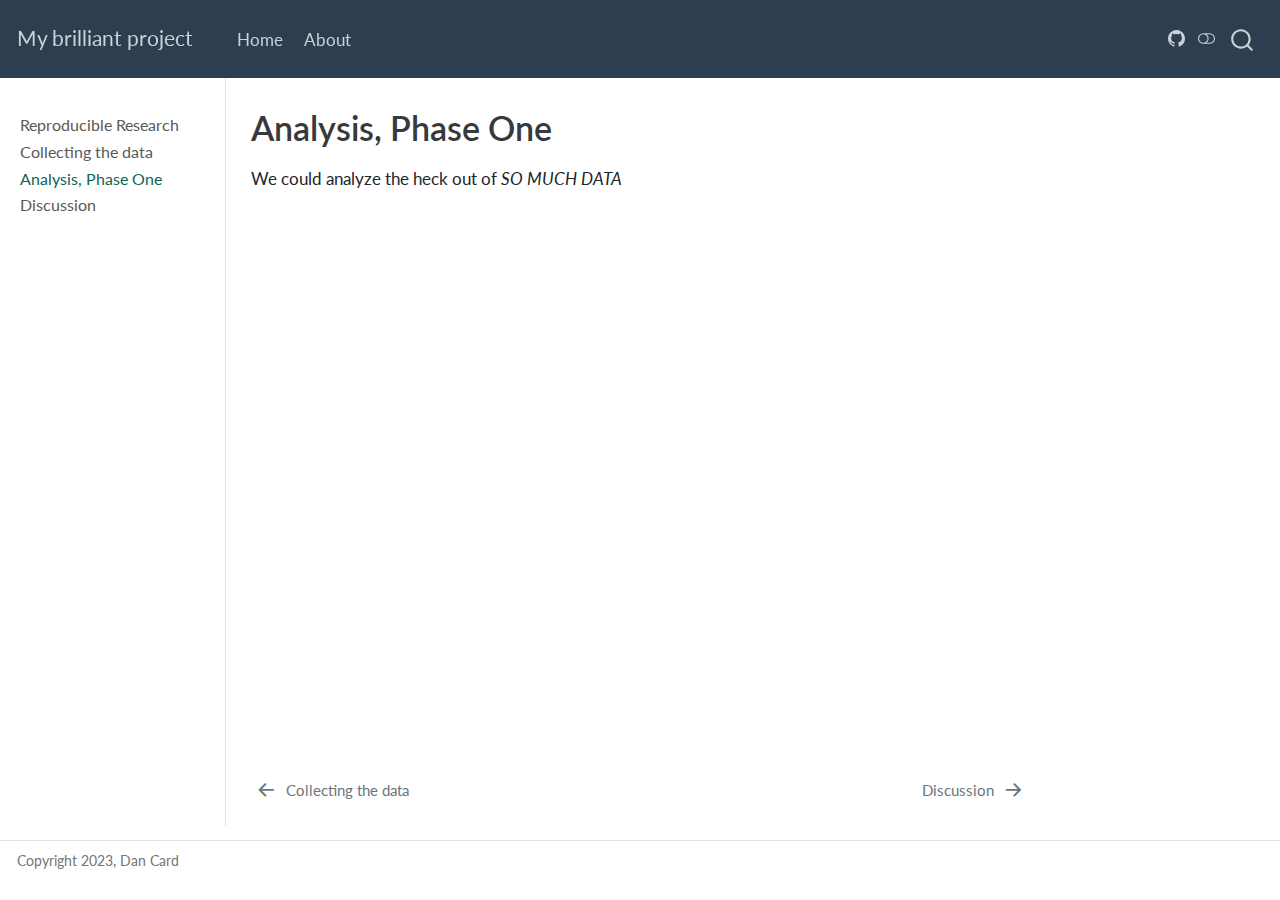
<file: docs/analysis_1.html>
<!DOCTYPE html>
<html xmlns="http://www.w3.org/1999/xhtml" lang="en" xml:lang="en"><head>

<meta charset="utf-8">
<meta name="generator" content="quarto-1.3.450">

<meta name="viewport" content="width=device-width, initial-scale=1.0, user-scalable=yes">


<title>My brilliant project - Analysis, Phase One</title>
<style>
code{white-space: pre-wrap;}
span.smallcaps{font-variant: small-caps;}
div.columns{display: flex; gap: min(4vw, 1.5em);}
div.column{flex: auto; overflow-x: auto;}
div.hanging-indent{margin-left: 1.5em; text-indent: -1.5em;}
ul.task-list{list-style: none;}
ul.task-list li input[type="checkbox"] {
  width: 0.8em;
  margin: 0 0.8em 0.2em -1em; /* quarto-specific, see https://github.com/quarto-dev/quarto-cli/issues/4556 */ 
  vertical-align: middle;
}
</style>


<script src="site_libs/quarto-nav/quarto-nav.js"></script>
<script src="site_libs/clipboard/clipboard.min.js"></script>
<script src="site_libs/quarto-search/autocomplete.umd.js"></script>
<script src="site_libs/quarto-search/fuse.min.js"></script>
<script src="site_libs/quarto-search/quarto-search.js"></script>
<meta name="quarto:offset" content="./">
<link href="./discussion.html" rel="next">
<link href="./data_collection.html" rel="prev">
<script src="site_libs/quarto-html/quarto.js"></script>
<script src="site_libs/quarto-html/popper.min.js"></script>
<script src="site_libs/quarto-html/tippy.umd.min.js"></script>
<script src="site_libs/quarto-html/anchor.min.js"></script>
<link href="site_libs/quarto-html/tippy.css" rel="stylesheet">
<link href="site_libs/quarto-html/quarto-syntax-highlighting.css" rel="stylesheet" class="quarto-color-scheme" id="quarto-text-highlighting-styles">
<link href="site_libs/quarto-html/quarto-syntax-highlighting-dark.css" rel="prefetch" class="quarto-color-scheme quarto-color-alternate" id="quarto-text-highlighting-styles">
<script src="site_libs/bootstrap/bootstrap.min.js"></script>
<link href="site_libs/bootstrap/bootstrap-icons.css" rel="stylesheet">
<link href="site_libs/bootstrap/bootstrap.min.css" rel="stylesheet" class="quarto-color-scheme" id="quarto-bootstrap" data-mode="light">
<link href="site_libs/bootstrap/bootstrap-dark.min.css" rel="prefetch" class="quarto-color-scheme quarto-color-alternate" id="quarto-bootstrap" data-mode="dark">
<script id="quarto-search-options" type="application/json">{
  "location": "navbar",
  "copy-button": false,
  "collapse-after": 3,
  "panel-placement": "end",
  "type": "overlay",
  "limit": 20,
  "language": {
    "search-no-results-text": "No results",
    "search-matching-documents-text": "matching documents",
    "search-copy-link-title": "Copy link to search",
    "search-hide-matches-text": "Hide additional matches",
    "search-more-match-text": "more match in this document",
    "search-more-matches-text": "more matches in this document",
    "search-clear-button-title": "Clear",
    "search-detached-cancel-button-title": "Cancel",
    "search-submit-button-title": "Submit",
    "search-label": "Search"
  }
}</script>


<link rel="stylesheet" href="styles.css">
</head>

<body class="nav-sidebar docked nav-fixed">

<div id="quarto-search-results"></div>
  <header id="quarto-header" class="headroom fixed-top">
    <nav class="navbar navbar-expand-lg navbar-dark ">
      <div class="navbar-container container-fluid">
      <div class="navbar-brand-container">
    <a class="navbar-brand" href="./index.html">
    <span class="navbar-title">My brilliant project</span>
    </a>
  </div>
            <div id="quarto-search" class="" title="Search"></div>
          <button class="navbar-toggler" type="button" data-bs-toggle="collapse" data-bs-target="#navbarCollapse" aria-controls="navbarCollapse" aria-expanded="false" aria-label="Toggle navigation" onclick="if (window.quartoToggleHeadroom) { window.quartoToggleHeadroom(); }">
  <span class="navbar-toggler-icon"></span>
</button>
          <div class="collapse navbar-collapse" id="navbarCollapse">
            <ul class="navbar-nav navbar-nav-scroll me-auto">
  <li class="nav-item">
    <a class="nav-link" href="./index.html" rel="" target="">
 <span class="menu-text">Home</span></a>
  </li>  
  <li class="nav-item">
    <a class="nav-link" href="./about.html" rel="" target="">
 <span class="menu-text">About</span></a>
  </li>  
</ul>
            <div class="quarto-navbar-tools ms-auto">
    <a href="https://danieljcard1.github.io/cr-project/" rel="" title="" class="quarto-navigation-tool px-1" aria-label="Github"><i class="bi bi-github"></i></a>
  <a href="" class="quarto-color-scheme-toggle quarto-navigation-tool  px-1" onclick="window.quartoToggleColorScheme(); return false;" title="Toggle dark mode"><i class="bi"></i></a>
</div>
          </div> <!-- /navcollapse -->
      </div> <!-- /container-fluid -->
    </nav>
  <nav class="quarto-secondary-nav">
    <div class="container-fluid d-flex">
      <button type="button" class="quarto-btn-toggle btn" data-bs-toggle="collapse" data-bs-target="#quarto-sidebar,#quarto-sidebar-glass" aria-controls="quarto-sidebar" aria-expanded="false" aria-label="Toggle sidebar navigation" onclick="if (window.quartoToggleHeadroom) { window.quartoToggleHeadroom(); }">
        <i class="bi bi-layout-text-sidebar-reverse"></i>
      </button>
      <nav class="quarto-page-breadcrumbs" aria-label="breadcrumb"><ol class="breadcrumb"><li class="breadcrumb-item"><a href="./analysis_1.html">Analysis, Phase One</a></li></ol></nav>
      <a class="flex-grow-1" role="button" data-bs-toggle="collapse" data-bs-target="#quarto-sidebar,#quarto-sidebar-glass" aria-controls="quarto-sidebar" aria-expanded="false" aria-label="Toggle sidebar navigation" onclick="if (window.quartoToggleHeadroom) { window.quartoToggleHeadroom(); }">      
      </a>
    </div>
  </nav>
</header>
<!-- content -->
<div id="quarto-content" class="quarto-container page-columns page-rows-contents page-layout-article page-navbar">
<!-- sidebar -->
  <nav id="quarto-sidebar" class="sidebar collapse collapse-horizontal sidebar-navigation docked overflow-auto">
    <div class="sidebar-menu-container"> 
    <ul class="list-unstyled mt-1">
        <li class="sidebar-item">
  <div class="sidebar-item-container"> 
  <a href="./rr_introduction.html" class="sidebar-item-text sidebar-link">
 <span class="menu-text">Reproducible Research</span></a>
  </div>
</li>
        <li class="sidebar-item">
  <div class="sidebar-item-container"> 
  <a href="./data_collection.html" class="sidebar-item-text sidebar-link">
 <span class="menu-text">Collecting the data</span></a>
  </div>
</li>
        <li class="sidebar-item">
  <div class="sidebar-item-container"> 
  <a href="./analysis_1.html" class="sidebar-item-text sidebar-link active">
 <span class="menu-text">Analysis, Phase One</span></a>
  </div>
</li>
        <li class="sidebar-item">
  <div class="sidebar-item-container"> 
  <a href="./discussion.html" class="sidebar-item-text sidebar-link">
 <span class="menu-text">Discussion</span></a>
  </div>
</li>
    </ul>
    </div>
</nav>
<div id="quarto-sidebar-glass" data-bs-toggle="collapse" data-bs-target="#quarto-sidebar,#quarto-sidebar-glass"></div>
<!-- margin-sidebar -->
    <div id="quarto-margin-sidebar" class="sidebar margin-sidebar">
        
    </div>
<!-- main -->
<main class="content" id="quarto-document-content">

<header id="title-block-header" class="quarto-title-block default">
<div class="quarto-title">
<h1 class="title">Analysis, Phase One</h1>
</div>



<div class="quarto-title-meta">

    
  
    
  </div>
  

</header>

<p>We could analyze the heck out of <em>SO MUCH DATA</em></p>



</main> <!-- /main -->
<script id="quarto-html-after-body" type="application/javascript">
window.document.addEventListener("DOMContentLoaded", function (event) {
  const toggleBodyColorMode = (bsSheetEl) => {
    const mode = bsSheetEl.getAttribute("data-mode");
    const bodyEl = window.document.querySelector("body");
    if (mode === "dark") {
      bodyEl.classList.add("quarto-dark");
      bodyEl.classList.remove("quarto-light");
    } else {
      bodyEl.classList.add("quarto-light");
      bodyEl.classList.remove("quarto-dark");
    }
  }
  const toggleBodyColorPrimary = () => {
    const bsSheetEl = window.document.querySelector("link#quarto-bootstrap");
    if (bsSheetEl) {
      toggleBodyColorMode(bsSheetEl);
    }
  }
  toggleBodyColorPrimary();  
  const disableStylesheet = (stylesheets) => {
    for (let i=0; i < stylesheets.length; i++) {
      const stylesheet = stylesheets[i];
      stylesheet.rel = 'prefetch';
    }
  }
  const enableStylesheet = (stylesheets) => {
    for (let i=0; i < stylesheets.length; i++) {
      const stylesheet = stylesheets[i];
      stylesheet.rel = 'stylesheet';
    }
  }
  const manageTransitions = (selector, allowTransitions) => {
    const els = window.document.querySelectorAll(selector);
    for (let i=0; i < els.length; i++) {
      const el = els[i];
      if (allowTransitions) {
        el.classList.remove('notransition');
      } else {
        el.classList.add('notransition');
      }
    }
  }
  const toggleColorMode = (alternate) => {
    // Switch the stylesheets
    const alternateStylesheets = window.document.querySelectorAll('link.quarto-color-scheme.quarto-color-alternate');
    manageTransitions('#quarto-margin-sidebar .nav-link', false);
    if (alternate) {
      enableStylesheet(alternateStylesheets);
      for (const sheetNode of alternateStylesheets) {
        if (sheetNode.id === "quarto-bootstrap") {
          toggleBodyColorMode(sheetNode);
        }
      }
    } else {
      disableStylesheet(alternateStylesheets);
      toggleBodyColorPrimary();
    }
    manageTransitions('#quarto-margin-sidebar .nav-link', true);
    // Switch the toggles
    const toggles = window.document.querySelectorAll('.quarto-color-scheme-toggle');
    for (let i=0; i < toggles.length; i++) {
      const toggle = toggles[i];
      if (toggle) {
        if (alternate) {
          toggle.classList.add("alternate");     
        } else {
          toggle.classList.remove("alternate");
        }
      }
    }
    // Hack to workaround the fact that safari doesn't
    // properly recolor the scrollbar when toggling (#1455)
    if (navigator.userAgent.indexOf('Safari') > 0 && navigator.userAgent.indexOf('Chrome') == -1) {
      manageTransitions("body", false);
      window.scrollTo(0, 1);
      setTimeout(() => {
        window.scrollTo(0, 0);
        manageTransitions("body", true);
      }, 40);  
    }
  }
  const isFileUrl = () => { 
    return window.location.protocol === 'file:';
  }
  const hasAlternateSentinel = () => {  
    let styleSentinel = getColorSchemeSentinel();
    if (styleSentinel !== null) {
      return styleSentinel === "alternate";
    } else {
      return false;
    }
  }
  const setStyleSentinel = (alternate) => {
    const value = alternate ? "alternate" : "default";
    if (!isFileUrl()) {
      window.localStorage.setItem("quarto-color-scheme", value);
    } else {
      localAlternateSentinel = value;
    }
  }
  const getColorSchemeSentinel = () => {
    if (!isFileUrl()) {
      const storageValue = window.localStorage.getItem("quarto-color-scheme");
      return storageValue != null ? storageValue : localAlternateSentinel;
    } else {
      return localAlternateSentinel;
    }
  }
  let localAlternateSentinel = 'default';
  // Dark / light mode switch
  window.quartoToggleColorScheme = () => {
    // Read the current dark / light value 
    let toAlternate = !hasAlternateSentinel();
    toggleColorMode(toAlternate);
    setStyleSentinel(toAlternate);
  };
  // Ensure there is a toggle, if there isn't float one in the top right
  if (window.document.querySelector('.quarto-color-scheme-toggle') === null) {
    const a = window.document.createElement('a');
    a.classList.add('top-right');
    a.classList.add('quarto-color-scheme-toggle');
    a.href = "";
    a.onclick = function() { try { window.quartoToggleColorScheme(); } catch {} return false; };
    const i = window.document.createElement("i");
    i.classList.add('bi');
    a.appendChild(i);
    window.document.body.appendChild(a);
  }
  // Switch to dark mode if need be
  if (hasAlternateSentinel()) {
    toggleColorMode(true);
  } else {
    toggleColorMode(false);
  }
  const icon = "";
  const anchorJS = new window.AnchorJS();
  anchorJS.options = {
    placement: 'right',
    icon: icon
  };
  anchorJS.add('.anchored');
  const isCodeAnnotation = (el) => {
    for (const clz of el.classList) {
      if (clz.startsWith('code-annotation-')) {                     
        return true;
      }
    }
    return false;
  }
  const clipboard = new window.ClipboardJS('.code-copy-button', {
    text: function(trigger) {
      const codeEl = trigger.previousElementSibling.cloneNode(true);
      for (const childEl of codeEl.children) {
        if (isCodeAnnotation(childEl)) {
          childEl.remove();
        }
      }
      return codeEl.innerText;
    }
  });
  clipboard.on('success', function(e) {
    // button target
    const button = e.trigger;
    // don't keep focus
    button.blur();
    // flash "checked"
    button.classList.add('code-copy-button-checked');
    var currentTitle = button.getAttribute("title");
    button.setAttribute("title", "Copied!");
    let tooltip;
    if (window.bootstrap) {
      button.setAttribute("data-bs-toggle", "tooltip");
      button.setAttribute("data-bs-placement", "left");
      button.setAttribute("data-bs-title", "Copied!");
      tooltip = new bootstrap.Tooltip(button, 
        { trigger: "manual", 
          customClass: "code-copy-button-tooltip",
          offset: [0, -8]});
      tooltip.show();    
    }
    setTimeout(function() {
      if (tooltip) {
        tooltip.hide();
        button.removeAttribute("data-bs-title");
        button.removeAttribute("data-bs-toggle");
        button.removeAttribute("data-bs-placement");
      }
      button.setAttribute("title", currentTitle);
      button.classList.remove('code-copy-button-checked');
    }, 1000);
    // clear code selection
    e.clearSelection();
  });
  function tippyHover(el, contentFn) {
    const config = {
      allowHTML: true,
      content: contentFn,
      maxWidth: 500,
      delay: 100,
      arrow: false,
      appendTo: function(el) {
          return el.parentElement;
      },
      interactive: true,
      interactiveBorder: 10,
      theme: 'quarto',
      placement: 'bottom-start'
    };
    window.tippy(el, config); 
  }
  const noterefs = window.document.querySelectorAll('a[role="doc-noteref"]');
  for (var i=0; i<noterefs.length; i++) {
    const ref = noterefs[i];
    tippyHover(ref, function() {
      // use id or data attribute instead here
      let href = ref.getAttribute('data-footnote-href') || ref.getAttribute('href');
      try { href = new URL(href).hash; } catch {}
      const id = href.replace(/^#\/?/, "");
      const note = window.document.getElementById(id);
      return note.innerHTML;
    });
  }
      let selectedAnnoteEl;
      const selectorForAnnotation = ( cell, annotation) => {
        let cellAttr = 'data-code-cell="' + cell + '"';
        let lineAttr = 'data-code-annotation="' +  annotation + '"';
        const selector = 'span[' + cellAttr + '][' + lineAttr + ']';
        return selector;
      }
      const selectCodeLines = (annoteEl) => {
        const doc = window.document;
        const targetCell = annoteEl.getAttribute("data-target-cell");
        const targetAnnotation = annoteEl.getAttribute("data-target-annotation");
        const annoteSpan = window.document.querySelector(selectorForAnnotation(targetCell, targetAnnotation));
        const lines = annoteSpan.getAttribute("data-code-lines").split(",");
        const lineIds = lines.map((line) => {
          return targetCell + "-" + line;
        })
        let top = null;
        let height = null;
        let parent = null;
        if (lineIds.length > 0) {
            //compute the position of the single el (top and bottom and make a div)
            const el = window.document.getElementById(lineIds[0]);
            top = el.offsetTop;
            height = el.offsetHeight;
            parent = el.parentElement.parentElement;
          if (lineIds.length > 1) {
            const lastEl = window.document.getElementById(lineIds[lineIds.length - 1]);
            const bottom = lastEl.offsetTop + lastEl.offsetHeight;
            height = bottom - top;
          }
          if (top !== null && height !== null && parent !== null) {
            // cook up a div (if necessary) and position it 
            let div = window.document.getElementById("code-annotation-line-highlight");
            if (div === null) {
              div = window.document.createElement("div");
              div.setAttribute("id", "code-annotation-line-highlight");
              div.style.position = 'absolute';
              parent.appendChild(div);
            }
            div.style.top = top - 2 + "px";
            div.style.height = height + 4 + "px";
            let gutterDiv = window.document.getElementById("code-annotation-line-highlight-gutter");
            if (gutterDiv === null) {
              gutterDiv = window.document.createElement("div");
              gutterDiv.setAttribute("id", "code-annotation-line-highlight-gutter");
              gutterDiv.style.position = 'absolute';
              const codeCell = window.document.getElementById(targetCell);
              const gutter = codeCell.querySelector('.code-annotation-gutter');
              gutter.appendChild(gutterDiv);
            }
            gutterDiv.style.top = top - 2 + "px";
            gutterDiv.style.height = height + 4 + "px";
          }
          selectedAnnoteEl = annoteEl;
        }
      };
      const unselectCodeLines = () => {
        const elementsIds = ["code-annotation-line-highlight", "code-annotation-line-highlight-gutter"];
        elementsIds.forEach((elId) => {
          const div = window.document.getElementById(elId);
          if (div) {
            div.remove();
          }
        });
        selectedAnnoteEl = undefined;
      };
      // Attach click handler to the DT
      const annoteDls = window.document.querySelectorAll('dt[data-target-cell]');
      for (const annoteDlNode of annoteDls) {
        annoteDlNode.addEventListener('click', (event) => {
          const clickedEl = event.target;
          if (clickedEl !== selectedAnnoteEl) {
            unselectCodeLines();
            const activeEl = window.document.querySelector('dt[data-target-cell].code-annotation-active');
            if (activeEl) {
              activeEl.classList.remove('code-annotation-active');
            }
            selectCodeLines(clickedEl);
            clickedEl.classList.add('code-annotation-active');
          } else {
            // Unselect the line
            unselectCodeLines();
            clickedEl.classList.remove('code-annotation-active');
          }
        });
      }
  const findCites = (el) => {
    const parentEl = el.parentElement;
    if (parentEl) {
      const cites = parentEl.dataset.cites;
      if (cites) {
        return {
          el,
          cites: cites.split(' ')
        };
      } else {
        return findCites(el.parentElement)
      }
    } else {
      return undefined;
    }
  };
  var bibliorefs = window.document.querySelectorAll('a[role="doc-biblioref"]');
  for (var i=0; i<bibliorefs.length; i++) {
    const ref = bibliorefs[i];
    const citeInfo = findCites(ref);
    if (citeInfo) {
      tippyHover(citeInfo.el, function() {
        var popup = window.document.createElement('div');
        citeInfo.cites.forEach(function(cite) {
          var citeDiv = window.document.createElement('div');
          citeDiv.classList.add('hanging-indent');
          citeDiv.classList.add('csl-entry');
          var biblioDiv = window.document.getElementById('ref-' + cite);
          if (biblioDiv) {
            citeDiv.innerHTML = biblioDiv.innerHTML;
          }
          popup.appendChild(citeDiv);
        });
        return popup.innerHTML;
      });
    }
  }
});
</script>
<nav class="page-navigation">
  <div class="nav-page nav-page-previous">
      <a href="./data_collection.html" class="pagination-link">
        <i class="bi bi-arrow-left-short"></i> <span class="nav-page-text">Collecting the data</span>
      </a>          
  </div>
  <div class="nav-page nav-page-next">
      <a href="./discussion.html" class="pagination-link">
        <span class="nav-page-text">Discussion</span> <i class="bi bi-arrow-right-short"></i>
      </a>
  </div>
</nav>
</div> <!-- /content -->
<footer class="footer">
  <div class="nav-footer">
    <div class="nav-footer-left">Copyright 2023, Dan Card</div>   
    <div class="nav-footer-center">
      &nbsp;
    </div>
    <div class="nav-footer-right">
      &nbsp;
    </div>
  </div>
</footer>



</body></html>
</file>
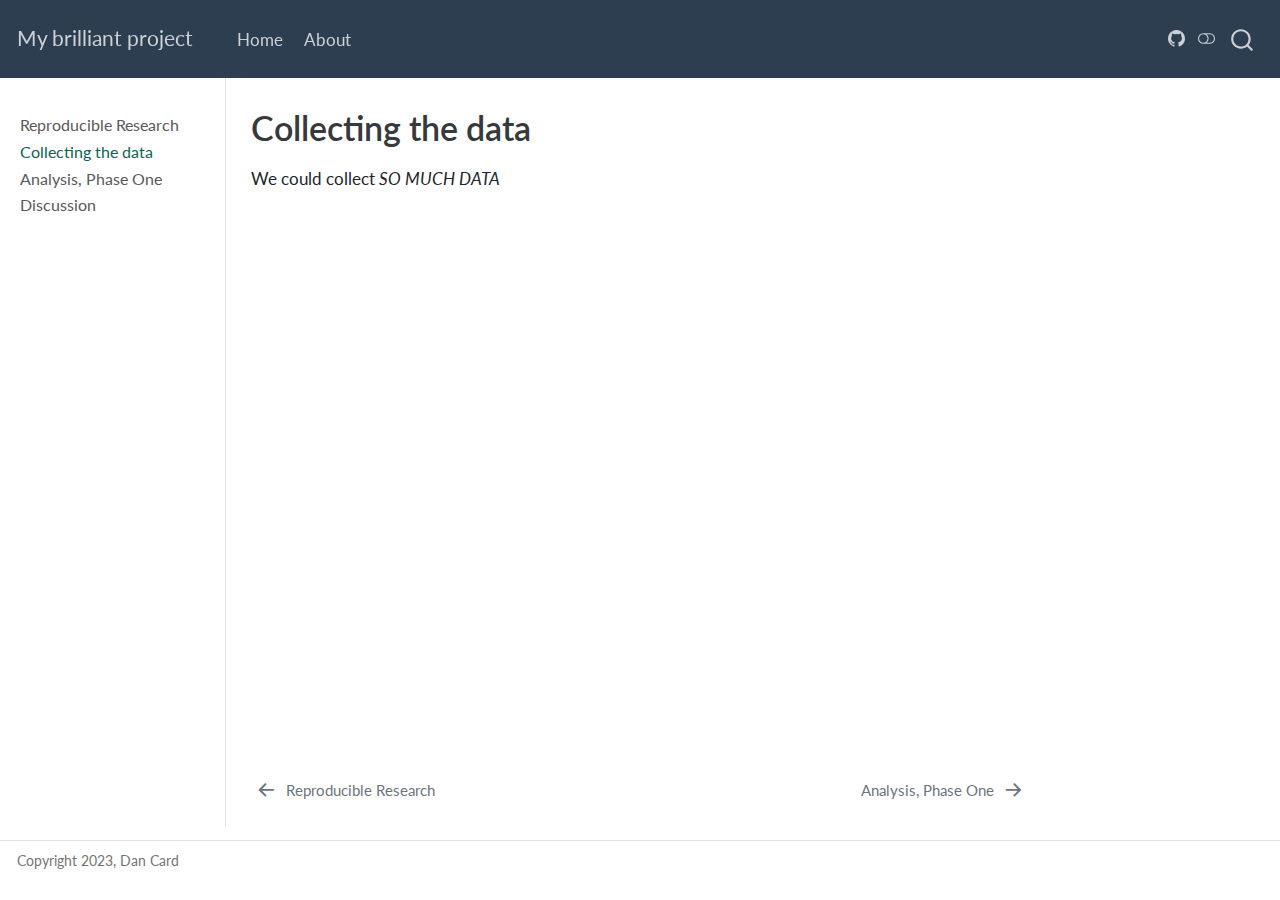
<file: docs/data_collection.html>
<!DOCTYPE html>
<html xmlns="http://www.w3.org/1999/xhtml" lang="en" xml:lang="en"><head>

<meta charset="utf-8">
<meta name="generator" content="quarto-1.3.450">

<meta name="viewport" content="width=device-width, initial-scale=1.0, user-scalable=yes">


<title>My brilliant project - Collecting the data</title>
<style>
code{white-space: pre-wrap;}
span.smallcaps{font-variant: small-caps;}
div.columns{display: flex; gap: min(4vw, 1.5em);}
div.column{flex: auto; overflow-x: auto;}
div.hanging-indent{margin-left: 1.5em; text-indent: -1.5em;}
ul.task-list{list-style: none;}
ul.task-list li input[type="checkbox"] {
  width: 0.8em;
  margin: 0 0.8em 0.2em -1em; /* quarto-specific, see https://github.com/quarto-dev/quarto-cli/issues/4556 */ 
  vertical-align: middle;
}
</style>


<script src="site_libs/quarto-nav/quarto-nav.js"></script>
<script src="site_libs/clipboard/clipboard.min.js"></script>
<script src="site_libs/quarto-search/autocomplete.umd.js"></script>
<script src="site_libs/quarto-search/fuse.min.js"></script>
<script src="site_libs/quarto-search/quarto-search.js"></script>
<meta name="quarto:offset" content="./">
<link href="./analysis_1.html" rel="next">
<link href="./rr_introduction.html" rel="prev">
<script src="site_libs/quarto-html/quarto.js"></script>
<script src="site_libs/quarto-html/popper.min.js"></script>
<script src="site_libs/quarto-html/tippy.umd.min.js"></script>
<script src="site_libs/quarto-html/anchor.min.js"></script>
<link href="site_libs/quarto-html/tippy.css" rel="stylesheet">
<link href="site_libs/quarto-html/quarto-syntax-highlighting.css" rel="stylesheet" class="quarto-color-scheme" id="quarto-text-highlighting-styles">
<link href="site_libs/quarto-html/quarto-syntax-highlighting-dark.css" rel="prefetch" class="quarto-color-scheme quarto-color-alternate" id="quarto-text-highlighting-styles">
<script src="site_libs/bootstrap/bootstrap.min.js"></script>
<link href="site_libs/bootstrap/bootstrap-icons.css" rel="stylesheet">
<link href="site_libs/bootstrap/bootstrap.min.css" rel="stylesheet" class="quarto-color-scheme" id="quarto-bootstrap" data-mode="light">
<link href="site_libs/bootstrap/bootstrap-dark.min.css" rel="prefetch" class="quarto-color-scheme quarto-color-alternate" id="quarto-bootstrap" data-mode="dark">
<script id="quarto-search-options" type="application/json">{
  "location": "navbar",
  "copy-button": false,
  "collapse-after": 3,
  "panel-placement": "end",
  "type": "overlay",
  "limit": 20,
  "language": {
    "search-no-results-text": "No results",
    "search-matching-documents-text": "matching documents",
    "search-copy-link-title": "Copy link to search",
    "search-hide-matches-text": "Hide additional matches",
    "search-more-match-text": "more match in this document",
    "search-more-matches-text": "more matches in this document",
    "search-clear-button-title": "Clear",
    "search-detached-cancel-button-title": "Cancel",
    "search-submit-button-title": "Submit",
    "search-label": "Search"
  }
}</script>


<link rel="stylesheet" href="styles.css">
</head>

<body class="nav-sidebar docked nav-fixed">

<div id="quarto-search-results"></div>
  <header id="quarto-header" class="headroom fixed-top">
    <nav class="navbar navbar-expand-lg navbar-dark ">
      <div class="navbar-container container-fluid">
      <div class="navbar-brand-container">
    <a class="navbar-brand" href="./index.html">
    <span class="navbar-title">My brilliant project</span>
    </a>
  </div>
            <div id="quarto-search" class="" title="Search"></div>
          <button class="navbar-toggler" type="button" data-bs-toggle="collapse" data-bs-target="#navbarCollapse" aria-controls="navbarCollapse" aria-expanded="false" aria-label="Toggle navigation" onclick="if (window.quartoToggleHeadroom) { window.quartoToggleHeadroom(); }">
  <span class="navbar-toggler-icon"></span>
</button>
          <div class="collapse navbar-collapse" id="navbarCollapse">
            <ul class="navbar-nav navbar-nav-scroll me-auto">
  <li class="nav-item">
    <a class="nav-link" href="./index.html" rel="" target="">
 <span class="menu-text">Home</span></a>
  </li>  
  <li class="nav-item">
    <a class="nav-link" href="./about.html" rel="" target="">
 <span class="menu-text">About</span></a>
  </li>  
</ul>
            <div class="quarto-navbar-tools ms-auto">
    <a href="https://danieljcard1.github.io/cr-project/" rel="" title="" class="quarto-navigation-tool px-1" aria-label="Github"><i class="bi bi-github"></i></a>
  <a href="" class="quarto-color-scheme-toggle quarto-navigation-tool  px-1" onclick="window.quartoToggleColorScheme(); return false;" title="Toggle dark mode"><i class="bi"></i></a>
</div>
          </div> <!-- /navcollapse -->
      </div> <!-- /container-fluid -->
    </nav>
  <nav class="quarto-secondary-nav">
    <div class="container-fluid d-flex">
      <button type="button" class="quarto-btn-toggle btn" data-bs-toggle="collapse" data-bs-target="#quarto-sidebar,#quarto-sidebar-glass" aria-controls="quarto-sidebar" aria-expanded="false" aria-label="Toggle sidebar navigation" onclick="if (window.quartoToggleHeadroom) { window.quartoToggleHeadroom(); }">
        <i class="bi bi-layout-text-sidebar-reverse"></i>
      </button>
      <nav class="quarto-page-breadcrumbs" aria-label="breadcrumb"><ol class="breadcrumb"><li class="breadcrumb-item"><a href="./data_collection.html">Collecting the data</a></li></ol></nav>
      <a class="flex-grow-1" role="button" data-bs-toggle="collapse" data-bs-target="#quarto-sidebar,#quarto-sidebar-glass" aria-controls="quarto-sidebar" aria-expanded="false" aria-label="Toggle sidebar navigation" onclick="if (window.quartoToggleHeadroom) { window.quartoToggleHeadroom(); }">      
      </a>
    </div>
  </nav>
</header>
<!-- content -->
<div id="quarto-content" class="quarto-container page-columns page-rows-contents page-layout-article page-navbar">
<!-- sidebar -->
  <nav id="quarto-sidebar" class="sidebar collapse collapse-horizontal sidebar-navigation docked overflow-auto">
    <div class="sidebar-menu-container"> 
    <ul class="list-unstyled mt-1">
        <li class="sidebar-item">
  <div class="sidebar-item-container"> 
  <a href="./rr_introduction.html" class="sidebar-item-text sidebar-link">
 <span class="menu-text">Reproducible Research</span></a>
  </div>
</li>
        <li class="sidebar-item">
  <div class="sidebar-item-container"> 
  <a href="./data_collection.html" class="sidebar-item-text sidebar-link active">
 <span class="menu-text">Collecting the data</span></a>
  </div>
</li>
        <li class="sidebar-item">
  <div class="sidebar-item-container"> 
  <a href="./analysis_1.html" class="sidebar-item-text sidebar-link">
 <span class="menu-text">Analysis, Phase One</span></a>
  </div>
</li>
        <li class="sidebar-item">
  <div class="sidebar-item-container"> 
  <a href="./discussion.html" class="sidebar-item-text sidebar-link">
 <span class="menu-text">Discussion</span></a>
  </div>
</li>
    </ul>
    </div>
</nav>
<div id="quarto-sidebar-glass" data-bs-toggle="collapse" data-bs-target="#quarto-sidebar,#quarto-sidebar-glass"></div>
<!-- margin-sidebar -->
    <div id="quarto-margin-sidebar" class="sidebar margin-sidebar">
        
    </div>
<!-- main -->
<main class="content" id="quarto-document-content">

<header id="title-block-header" class="quarto-title-block default">
<div class="quarto-title">
<h1 class="title">Collecting the data</h1>
</div>



<div class="quarto-title-meta">

    
  
    
  </div>
  

</header>

<p>We could collect <em>SO MUCH DATA</em></p>



</main> <!-- /main -->
<script id="quarto-html-after-body" type="application/javascript">
window.document.addEventListener("DOMContentLoaded", function (event) {
  const toggleBodyColorMode = (bsSheetEl) => {
    const mode = bsSheetEl.getAttribute("data-mode");
    const bodyEl = window.document.querySelector("body");
    if (mode === "dark") {
      bodyEl.classList.add("quarto-dark");
      bodyEl.classList.remove("quarto-light");
    } else {
      bodyEl.classList.add("quarto-light");
      bodyEl.classList.remove("quarto-dark");
    }
  }
  const toggleBodyColorPrimary = () => {
    const bsSheetEl = window.document.querySelector("link#quarto-bootstrap");
    if (bsSheetEl) {
      toggleBodyColorMode(bsSheetEl);
    }
  }
  toggleBodyColorPrimary();  
  const disableStylesheet = (stylesheets) => {
    for (let i=0; i < stylesheets.length; i++) {
      const stylesheet = stylesheets[i];
      stylesheet.rel = 'prefetch';
    }
  }
  const enableStylesheet = (stylesheets) => {
    for (let i=0; i < stylesheets.length; i++) {
      const stylesheet = stylesheets[i];
      stylesheet.rel = 'stylesheet';
    }
  }
  const manageTransitions = (selector, allowTransitions) => {
    const els = window.document.querySelectorAll(selector);
    for (let i=0; i < els.length; i++) {
      const el = els[i];
      if (allowTransitions) {
        el.classList.remove('notransition');
      } else {
        el.classList.add('notransition');
      }
    }
  }
  const toggleColorMode = (alternate) => {
    // Switch the stylesheets
    const alternateStylesheets = window.document.querySelectorAll('link.quarto-color-scheme.quarto-color-alternate');
    manageTransitions('#quarto-margin-sidebar .nav-link', false);
    if (alternate) {
      enableStylesheet(alternateStylesheets);
      for (const sheetNode of alternateStylesheets) {
        if (sheetNode.id === "quarto-bootstrap") {
          toggleBodyColorMode(sheetNode);
        }
      }
    } else {
      disableStylesheet(alternateStylesheets);
      toggleBodyColorPrimary();
    }
    manageTransitions('#quarto-margin-sidebar .nav-link', true);
    // Switch the toggles
    const toggles = window.document.querySelectorAll('.quarto-color-scheme-toggle');
    for (let i=0; i < toggles.length; i++) {
      const toggle = toggles[i];
      if (toggle) {
        if (alternate) {
          toggle.classList.add("alternate");     
        } else {
          toggle.classList.remove("alternate");
        }
      }
    }
    // Hack to workaround the fact that safari doesn't
    // properly recolor the scrollbar when toggling (#1455)
    if (navigator.userAgent.indexOf('Safari') > 0 && navigator.userAgent.indexOf('Chrome') == -1) {
      manageTransitions("body", false);
      window.scrollTo(0, 1);
      setTimeout(() => {
        window.scrollTo(0, 0);
        manageTransitions("body", true);
      }, 40);  
    }
  }
  const isFileUrl = () => { 
    return window.location.protocol === 'file:';
  }
  const hasAlternateSentinel = () => {  
    let styleSentinel = getColorSchemeSentinel();
    if (styleSentinel !== null) {
      return styleSentinel === "alternate";
    } else {
      return false;
    }
  }
  const setStyleSentinel = (alternate) => {
    const value = alternate ? "alternate" : "default";
    if (!isFileUrl()) {
      window.localStorage.setItem("quarto-color-scheme", value);
    } else {
      localAlternateSentinel = value;
    }
  }
  const getColorSchemeSentinel = () => {
    if (!isFileUrl()) {
      const storageValue = window.localStorage.getItem("quarto-color-scheme");
      return storageValue != null ? storageValue : localAlternateSentinel;
    } else {
      return localAlternateSentinel;
    }
  }
  let localAlternateSentinel = 'default';
  // Dark / light mode switch
  window.quartoToggleColorScheme = () => {
    // Read the current dark / light value 
    let toAlternate = !hasAlternateSentinel();
    toggleColorMode(toAlternate);
    setStyleSentinel(toAlternate);
  };
  // Ensure there is a toggle, if there isn't float one in the top right
  if (window.document.querySelector('.quarto-color-scheme-toggle') === null) {
    const a = window.document.createElement('a');
    a.classList.add('top-right');
    a.classList.add('quarto-color-scheme-toggle');
    a.href = "";
    a.onclick = function() { try { window.quartoToggleColorScheme(); } catch {} return false; };
    const i = window.document.createElement("i");
    i.classList.add('bi');
    a.appendChild(i);
    window.document.body.appendChild(a);
  }
  // Switch to dark mode if need be
  if (hasAlternateSentinel()) {
    toggleColorMode(true);
  } else {
    toggleColorMode(false);
  }
  const icon = "";
  const anchorJS = new window.AnchorJS();
  anchorJS.options = {
    placement: 'right',
    icon: icon
  };
  anchorJS.add('.anchored');
  const isCodeAnnotation = (el) => {
    for (const clz of el.classList) {
      if (clz.startsWith('code-annotation-')) {                     
        return true;
      }
    }
    return false;
  }
  const clipboard = new window.ClipboardJS('.code-copy-button', {
    text: function(trigger) {
      const codeEl = trigger.previousElementSibling.cloneNode(true);
      for (const childEl of codeEl.children) {
        if (isCodeAnnotation(childEl)) {
          childEl.remove();
        }
      }
      return codeEl.innerText;
    }
  });
  clipboard.on('success', function(e) {
    // button target
    const button = e.trigger;
    // don't keep focus
    button.blur();
    // flash "checked"
    button.classList.add('code-copy-button-checked');
    var currentTitle = button.getAttribute("title");
    button.setAttribute("title", "Copied!");
    let tooltip;
    if (window.bootstrap) {
      button.setAttribute("data-bs-toggle", "tooltip");
      button.setAttribute("data-bs-placement", "left");
      button.setAttribute("data-bs-title", "Copied!");
      tooltip = new bootstrap.Tooltip(button, 
        { trigger: "manual", 
          customClass: "code-copy-button-tooltip",
          offset: [0, -8]});
      tooltip.show();    
    }
    setTimeout(function() {
      if (tooltip) {
        tooltip.hide();
        button.removeAttribute("data-bs-title");
        button.removeAttribute("data-bs-toggle");
        button.removeAttribute("data-bs-placement");
      }
      button.setAttribute("title", currentTitle);
      button.classList.remove('code-copy-button-checked');
    }, 1000);
    // clear code selection
    e.clearSelection();
  });
  function tippyHover(el, contentFn) {
    const config = {
      allowHTML: true,
      content: contentFn,
      maxWidth: 500,
      delay: 100,
      arrow: false,
      appendTo: function(el) {
          return el.parentElement;
      },
      interactive: true,
      interactiveBorder: 10,
      theme: 'quarto',
      placement: 'bottom-start'
    };
    window.tippy(el, config); 
  }
  const noterefs = window.document.querySelectorAll('a[role="doc-noteref"]');
  for (var i=0; i<noterefs.length; i++) {
    const ref = noterefs[i];
    tippyHover(ref, function() {
      // use id or data attribute instead here
      let href = ref.getAttribute('data-footnote-href') || ref.getAttribute('href');
      try { href = new URL(href).hash; } catch {}
      const id = href.replace(/^#\/?/, "");
      const note = window.document.getElementById(id);
      return note.innerHTML;
    });
  }
      let selectedAnnoteEl;
      const selectorForAnnotation = ( cell, annotation) => {
        let cellAttr = 'data-code-cell="' + cell + '"';
        let lineAttr = 'data-code-annotation="' +  annotation + '"';
        const selector = 'span[' + cellAttr + '][' + lineAttr + ']';
        return selector;
      }
      const selectCodeLines = (annoteEl) => {
        const doc = window.document;
        const targetCell = annoteEl.getAttribute("data-target-cell");
        const targetAnnotation = annoteEl.getAttribute("data-target-annotation");
        const annoteSpan = window.document.querySelector(selectorForAnnotation(targetCell, targetAnnotation));
        const lines = annoteSpan.getAttribute("data-code-lines").split(",");
        const lineIds = lines.map((line) => {
          return targetCell + "-" + line;
        })
        let top = null;
        let height = null;
        let parent = null;
        if (lineIds.length > 0) {
            //compute the position of the single el (top and bottom and make a div)
            const el = window.document.getElementById(lineIds[0]);
            top = el.offsetTop;
            height = el.offsetHeight;
            parent = el.parentElement.parentElement;
          if (lineIds.length > 1) {
            const lastEl = window.document.getElementById(lineIds[lineIds.length - 1]);
            const bottom = lastEl.offsetTop + lastEl.offsetHeight;
            height = bottom - top;
          }
          if (top !== null && height !== null && parent !== null) {
            // cook up a div (if necessary) and position it 
            let div = window.document.getElementById("code-annotation-line-highlight");
            if (div === null) {
              div = window.document.createElement("div");
              div.setAttribute("id", "code-annotation-line-highlight");
              div.style.position = 'absolute';
              parent.appendChild(div);
            }
            div.style.top = top - 2 + "px";
            div.style.height = height + 4 + "px";
            let gutterDiv = window.document.getElementById("code-annotation-line-highlight-gutter");
            if (gutterDiv === null) {
              gutterDiv = window.document.createElement("div");
              gutterDiv.setAttribute("id", "code-annotation-line-highlight-gutter");
              gutterDiv.style.position = 'absolute';
              const codeCell = window.document.getElementById(targetCell);
              const gutter = codeCell.querySelector('.code-annotation-gutter');
              gutter.appendChild(gutterDiv);
            }
            gutterDiv.style.top = top - 2 + "px";
            gutterDiv.style.height = height + 4 + "px";
          }
          selectedAnnoteEl = annoteEl;
        }
      };
      const unselectCodeLines = () => {
        const elementsIds = ["code-annotation-line-highlight", "code-annotation-line-highlight-gutter"];
        elementsIds.forEach((elId) => {
          const div = window.document.getElementById(elId);
          if (div) {
            div.remove();
          }
        });
        selectedAnnoteEl = undefined;
      };
      // Attach click handler to the DT
      const annoteDls = window.document.querySelectorAll('dt[data-target-cell]');
      for (const annoteDlNode of annoteDls) {
        annoteDlNode.addEventListener('click', (event) => {
          const clickedEl = event.target;
          if (clickedEl !== selectedAnnoteEl) {
            unselectCodeLines();
            const activeEl = window.document.querySelector('dt[data-target-cell].code-annotation-active');
            if (activeEl) {
              activeEl.classList.remove('code-annotation-active');
            }
            selectCodeLines(clickedEl);
            clickedEl.classList.add('code-annotation-active');
          } else {
            // Unselect the line
            unselectCodeLines();
            clickedEl.classList.remove('code-annotation-active');
          }
        });
      }
  const findCites = (el) => {
    const parentEl = el.parentElement;
    if (parentEl) {
      const cites = parentEl.dataset.cites;
      if (cites) {
        return {
          el,
          cites: cites.split(' ')
        };
      } else {
        return findCites(el.parentElement)
      }
    } else {
      return undefined;
    }
  };
  var bibliorefs = window.document.querySelectorAll('a[role="doc-biblioref"]');
  for (var i=0; i<bibliorefs.length; i++) {
    const ref = bibliorefs[i];
    const citeInfo = findCites(ref);
    if (citeInfo) {
      tippyHover(citeInfo.el, function() {
        var popup = window.document.createElement('div');
        citeInfo.cites.forEach(function(cite) {
          var citeDiv = window.document.createElement('div');
          citeDiv.classList.add('hanging-indent');
          citeDiv.classList.add('csl-entry');
          var biblioDiv = window.document.getElementById('ref-' + cite);
          if (biblioDiv) {
            citeDiv.innerHTML = biblioDiv.innerHTML;
          }
          popup.appendChild(citeDiv);
        });
        return popup.innerHTML;
      });
    }
  }
});
</script>
<nav class="page-navigation">
  <div class="nav-page nav-page-previous">
      <a href="./rr_introduction.html" class="pagination-link">
        <i class="bi bi-arrow-left-short"></i> <span class="nav-page-text">Reproducible Research</span>
      </a>          
  </div>
  <div class="nav-page nav-page-next">
      <a href="./analysis_1.html" class="pagination-link">
        <span class="nav-page-text">Analysis, Phase One</span> <i class="bi bi-arrow-right-short"></i>
      </a>
  </div>
</nav>
</div> <!-- /content -->
<footer class="footer">
  <div class="nav-footer">
    <div class="nav-footer-left">Copyright 2023, Dan Card</div>   
    <div class="nav-footer-center">
      &nbsp;
    </div>
    <div class="nav-footer-right">
      &nbsp;
    </div>
  </div>
</footer>



</body></html>
</file>
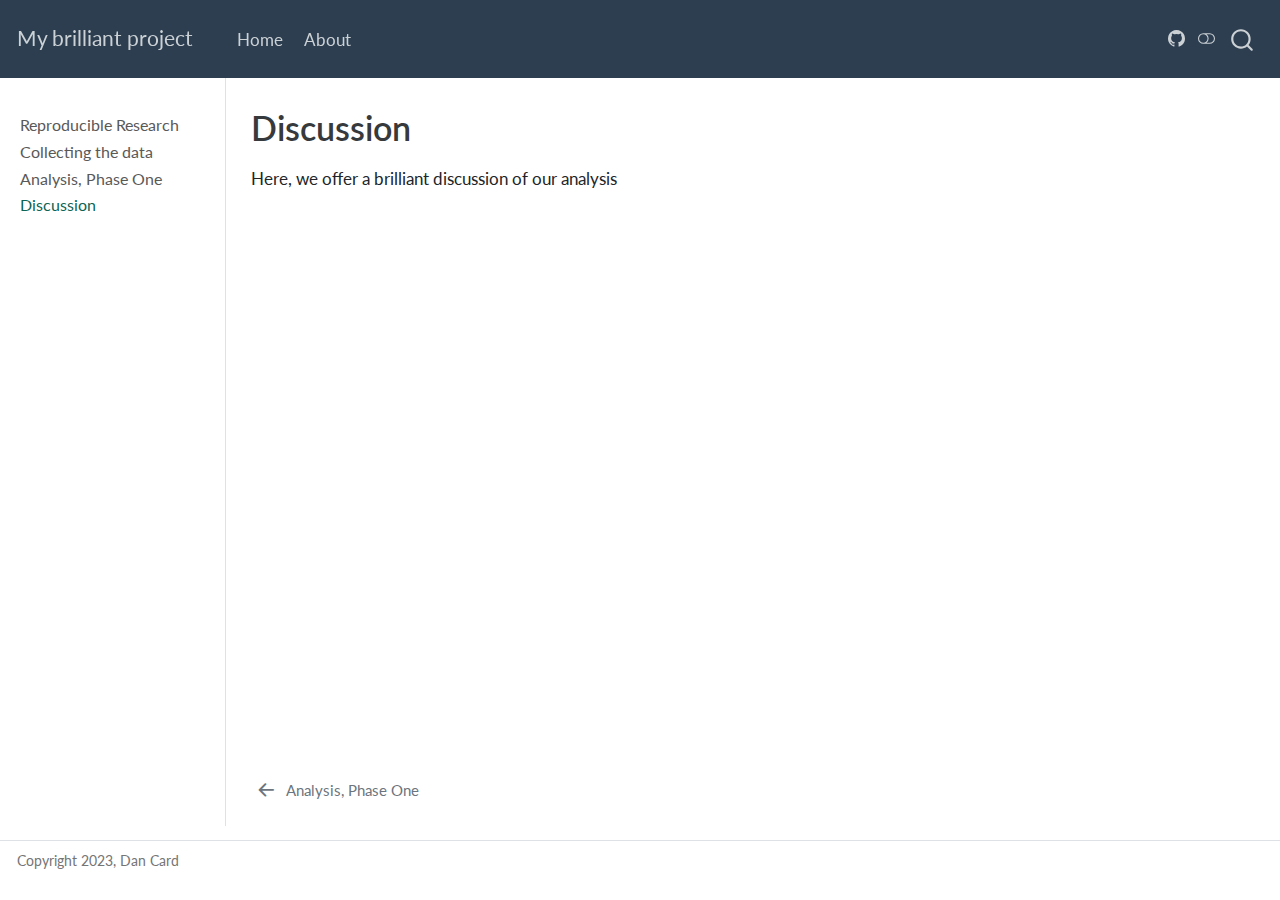
<file: docs/discussion.html>
<!DOCTYPE html>
<html xmlns="http://www.w3.org/1999/xhtml" lang="en" xml:lang="en"><head>

<meta charset="utf-8">
<meta name="generator" content="quarto-1.3.450">

<meta name="viewport" content="width=device-width, initial-scale=1.0, user-scalable=yes">


<title>My brilliant project - Discussion</title>
<style>
code{white-space: pre-wrap;}
span.smallcaps{font-variant: small-caps;}
div.columns{display: flex; gap: min(4vw, 1.5em);}
div.column{flex: auto; overflow-x: auto;}
div.hanging-indent{margin-left: 1.5em; text-indent: -1.5em;}
ul.task-list{list-style: none;}
ul.task-list li input[type="checkbox"] {
  width: 0.8em;
  margin: 0 0.8em 0.2em -1em; /* quarto-specific, see https://github.com/quarto-dev/quarto-cli/issues/4556 */ 
  vertical-align: middle;
}
</style>


<script src="site_libs/quarto-nav/quarto-nav.js"></script>
<script src="site_libs/clipboard/clipboard.min.js"></script>
<script src="site_libs/quarto-search/autocomplete.umd.js"></script>
<script src="site_libs/quarto-search/fuse.min.js"></script>
<script src="site_libs/quarto-search/quarto-search.js"></script>
<meta name="quarto:offset" content="./">
<link href="./analysis_1.html" rel="prev">
<script src="site_libs/quarto-html/quarto.js"></script>
<script src="site_libs/quarto-html/popper.min.js"></script>
<script src="site_libs/quarto-html/tippy.umd.min.js"></script>
<script src="site_libs/quarto-html/anchor.min.js"></script>
<link href="site_libs/quarto-html/tippy.css" rel="stylesheet">
<link href="site_libs/quarto-html/quarto-syntax-highlighting.css" rel="stylesheet" class="quarto-color-scheme" id="quarto-text-highlighting-styles">
<link href="site_libs/quarto-html/quarto-syntax-highlighting-dark.css" rel="prefetch" class="quarto-color-scheme quarto-color-alternate" id="quarto-text-highlighting-styles">
<script src="site_libs/bootstrap/bootstrap.min.js"></script>
<link href="site_libs/bootstrap/bootstrap-icons.css" rel="stylesheet">
<link href="site_libs/bootstrap/bootstrap.min.css" rel="stylesheet" class="quarto-color-scheme" id="quarto-bootstrap" data-mode="light">
<link href="site_libs/bootstrap/bootstrap-dark.min.css" rel="prefetch" class="quarto-color-scheme quarto-color-alternate" id="quarto-bootstrap" data-mode="dark">
<script id="quarto-search-options" type="application/json">{
  "location": "navbar",
  "copy-button": false,
  "collapse-after": 3,
  "panel-placement": "end",
  "type": "overlay",
  "limit": 20,
  "language": {
    "search-no-results-text": "No results",
    "search-matching-documents-text": "matching documents",
    "search-copy-link-title": "Copy link to search",
    "search-hide-matches-text": "Hide additional matches",
    "search-more-match-text": "more match in this document",
    "search-more-matches-text": "more matches in this document",
    "search-clear-button-title": "Clear",
    "search-detached-cancel-button-title": "Cancel",
    "search-submit-button-title": "Submit",
    "search-label": "Search"
  }
}</script>


<link rel="stylesheet" href="styles.css">
</head>

<body class="nav-sidebar docked nav-fixed">

<div id="quarto-search-results"></div>
  <header id="quarto-header" class="headroom fixed-top">
    <nav class="navbar navbar-expand-lg navbar-dark ">
      <div class="navbar-container container-fluid">
      <div class="navbar-brand-container">
    <a class="navbar-brand" href="./index.html">
    <span class="navbar-title">My brilliant project</span>
    </a>
  </div>
            <div id="quarto-search" class="" title="Search"></div>
          <button class="navbar-toggler" type="button" data-bs-toggle="collapse" data-bs-target="#navbarCollapse" aria-controls="navbarCollapse" aria-expanded="false" aria-label="Toggle navigation" onclick="if (window.quartoToggleHeadroom) { window.quartoToggleHeadroom(); }">
  <span class="navbar-toggler-icon"></span>
</button>
          <div class="collapse navbar-collapse" id="navbarCollapse">
            <ul class="navbar-nav navbar-nav-scroll me-auto">
  <li class="nav-item">
    <a class="nav-link" href="./index.html" rel="" target="">
 <span class="menu-text">Home</span></a>
  </li>  
  <li class="nav-item">
    <a class="nav-link" href="./about.html" rel="" target="">
 <span class="menu-text">About</span></a>
  </li>  
</ul>
            <div class="quarto-navbar-tools ms-auto">
    <a href="https://danieljcard1.github.io/cr-project/" rel="" title="" class="quarto-navigation-tool px-1" aria-label="Github"><i class="bi bi-github"></i></a>
  <a href="" class="quarto-color-scheme-toggle quarto-navigation-tool  px-1" onclick="window.quartoToggleColorScheme(); return false;" title="Toggle dark mode"><i class="bi"></i></a>
</div>
          </div> <!-- /navcollapse -->
      </div> <!-- /container-fluid -->
    </nav>
  <nav class="quarto-secondary-nav">
    <div class="container-fluid d-flex">
      <button type="button" class="quarto-btn-toggle btn" data-bs-toggle="collapse" data-bs-target="#quarto-sidebar,#quarto-sidebar-glass" aria-controls="quarto-sidebar" aria-expanded="false" aria-label="Toggle sidebar navigation" onclick="if (window.quartoToggleHeadroom) { window.quartoToggleHeadroom(); }">
        <i class="bi bi-layout-text-sidebar-reverse"></i>
      </button>
      <nav class="quarto-page-breadcrumbs" aria-label="breadcrumb"><ol class="breadcrumb"><li class="breadcrumb-item"><a href="./discussion.html">Discussion</a></li></ol></nav>
      <a class="flex-grow-1" role="button" data-bs-toggle="collapse" data-bs-target="#quarto-sidebar,#quarto-sidebar-glass" aria-controls="quarto-sidebar" aria-expanded="false" aria-label="Toggle sidebar navigation" onclick="if (window.quartoToggleHeadroom) { window.quartoToggleHeadroom(); }">      
      </a>
    </div>
  </nav>
</header>
<!-- content -->
<div id="quarto-content" class="quarto-container page-columns page-rows-contents page-layout-article page-navbar">
<!-- sidebar -->
  <nav id="quarto-sidebar" class="sidebar collapse collapse-horizontal sidebar-navigation docked overflow-auto">
    <div class="sidebar-menu-container"> 
    <ul class="list-unstyled mt-1">
        <li class="sidebar-item">
  <div class="sidebar-item-container"> 
  <a href="./rr_introduction.html" class="sidebar-item-text sidebar-link">
 <span class="menu-text">Reproducible Research</span></a>
  </div>
</li>
        <li class="sidebar-item">
  <div class="sidebar-item-container"> 
  <a href="./data_collection.html" class="sidebar-item-text sidebar-link">
 <span class="menu-text">Collecting the data</span></a>
  </div>
</li>
        <li class="sidebar-item">
  <div class="sidebar-item-container"> 
  <a href="./analysis_1.html" class="sidebar-item-text sidebar-link">
 <span class="menu-text">Analysis, Phase One</span></a>
  </div>
</li>
        <li class="sidebar-item">
  <div class="sidebar-item-container"> 
  <a href="./discussion.html" class="sidebar-item-text sidebar-link active">
 <span class="menu-text">Discussion</span></a>
  </div>
</li>
    </ul>
    </div>
</nav>
<div id="quarto-sidebar-glass" data-bs-toggle="collapse" data-bs-target="#quarto-sidebar,#quarto-sidebar-glass"></div>
<!-- margin-sidebar -->
    <div id="quarto-margin-sidebar" class="sidebar margin-sidebar">
        
    </div>
<!-- main -->
<main class="content" id="quarto-document-content">

<header id="title-block-header" class="quarto-title-block default">
<div class="quarto-title">
<h1 class="title">Discussion</h1>
</div>



<div class="quarto-title-meta">

    
  
    
  </div>
  

</header>

<p>Here, we offer a brilliant discussion of our analysis</p>



</main> <!-- /main -->
<script id="quarto-html-after-body" type="application/javascript">
window.document.addEventListener("DOMContentLoaded", function (event) {
  const toggleBodyColorMode = (bsSheetEl) => {
    const mode = bsSheetEl.getAttribute("data-mode");
    const bodyEl = window.document.querySelector("body");
    if (mode === "dark") {
      bodyEl.classList.add("quarto-dark");
      bodyEl.classList.remove("quarto-light");
    } else {
      bodyEl.classList.add("quarto-light");
      bodyEl.classList.remove("quarto-dark");
    }
  }
  const toggleBodyColorPrimary = () => {
    const bsSheetEl = window.document.querySelector("link#quarto-bootstrap");
    if (bsSheetEl) {
      toggleBodyColorMode(bsSheetEl);
    }
  }
  toggleBodyColorPrimary();  
  const disableStylesheet = (stylesheets) => {
    for (let i=0; i < stylesheets.length; i++) {
      const stylesheet = stylesheets[i];
      stylesheet.rel = 'prefetch';
    }
  }
  const enableStylesheet = (stylesheets) => {
    for (let i=0; i < stylesheets.length; i++) {
      const stylesheet = stylesheets[i];
      stylesheet.rel = 'stylesheet';
    }
  }
  const manageTransitions = (selector, allowTransitions) => {
    const els = window.document.querySelectorAll(selector);
    for (let i=0; i < els.length; i++) {
      const el = els[i];
      if (allowTransitions) {
        el.classList.remove('notransition');
      } else {
        el.classList.add('notransition');
      }
    }
  }
  const toggleColorMode = (alternate) => {
    // Switch the stylesheets
    const alternateStylesheets = window.document.querySelectorAll('link.quarto-color-scheme.quarto-color-alternate');
    manageTransitions('#quarto-margin-sidebar .nav-link', false);
    if (alternate) {
      enableStylesheet(alternateStylesheets);
      for (const sheetNode of alternateStylesheets) {
        if (sheetNode.id === "quarto-bootstrap") {
          toggleBodyColorMode(sheetNode);
        }
      }
    } else {
      disableStylesheet(alternateStylesheets);
      toggleBodyColorPrimary();
    }
    manageTransitions('#quarto-margin-sidebar .nav-link', true);
    // Switch the toggles
    const toggles = window.document.querySelectorAll('.quarto-color-scheme-toggle');
    for (let i=0; i < toggles.length; i++) {
      const toggle = toggles[i];
      if (toggle) {
        if (alternate) {
          toggle.classList.add("alternate");     
        } else {
          toggle.classList.remove("alternate");
        }
      }
    }
    // Hack to workaround the fact that safari doesn't
    // properly recolor the scrollbar when toggling (#1455)
    if (navigator.userAgent.indexOf('Safari') > 0 && navigator.userAgent.indexOf('Chrome') == -1) {
      manageTransitions("body", false);
      window.scrollTo(0, 1);
      setTimeout(() => {
        window.scrollTo(0, 0);
        manageTransitions("body", true);
      }, 40);  
    }
  }
  const isFileUrl = () => { 
    return window.location.protocol === 'file:';
  }
  const hasAlternateSentinel = () => {  
    let styleSentinel = getColorSchemeSentinel();
    if (styleSentinel !== null) {
      return styleSentinel === "alternate";
    } else {
      return false;
    }
  }
  const setStyleSentinel = (alternate) => {
    const value = alternate ? "alternate" : "default";
    if (!isFileUrl()) {
      window.localStorage.setItem("quarto-color-scheme", value);
    } else {
      localAlternateSentinel = value;
    }
  }
  const getColorSchemeSentinel = () => {
    if (!isFileUrl()) {
      const storageValue = window.localStorage.getItem("quarto-color-scheme");
      return storageValue != null ? storageValue : localAlternateSentinel;
    } else {
      return localAlternateSentinel;
    }
  }
  let localAlternateSentinel = 'default';
  // Dark / light mode switch
  window.quartoToggleColorScheme = () => {
    // Read the current dark / light value 
    let toAlternate = !hasAlternateSentinel();
    toggleColorMode(toAlternate);
    setStyleSentinel(toAlternate);
  };
  // Ensure there is a toggle, if there isn't float one in the top right
  if (window.document.querySelector('.quarto-color-scheme-toggle') === null) {
    const a = window.document.createElement('a');
    a.classList.add('top-right');
    a.classList.add('quarto-color-scheme-toggle');
    a.href = "";
    a.onclick = function() { try { window.quartoToggleColorScheme(); } catch {} return false; };
    const i = window.document.createElement("i");
    i.classList.add('bi');
    a.appendChild(i);
    window.document.body.appendChild(a);
  }
  // Switch to dark mode if need be
  if (hasAlternateSentinel()) {
    toggleColorMode(true);
  } else {
    toggleColorMode(false);
  }
  const icon = "";
  const anchorJS = new window.AnchorJS();
  anchorJS.options = {
    placement: 'right',
    icon: icon
  };
  anchorJS.add('.anchored');
  const isCodeAnnotation = (el) => {
    for (const clz of el.classList) {
      if (clz.startsWith('code-annotation-')) {                     
        return true;
      }
    }
    return false;
  }
  const clipboard = new window.ClipboardJS('.code-copy-button', {
    text: function(trigger) {
      const codeEl = trigger.previousElementSibling.cloneNode(true);
      for (const childEl of codeEl.children) {
        if (isCodeAnnotation(childEl)) {
          childEl.remove();
        }
      }
      return codeEl.innerText;
    }
  });
  clipboard.on('success', function(e) {
    // button target
    const button = e.trigger;
    // don't keep focus
    button.blur();
    // flash "checked"
    button.classList.add('code-copy-button-checked');
    var currentTitle = button.getAttribute("title");
    button.setAttribute("title", "Copied!");
    let tooltip;
    if (window.bootstrap) {
      button.setAttribute("data-bs-toggle", "tooltip");
      button.setAttribute("data-bs-placement", "left");
      button.setAttribute("data-bs-title", "Copied!");
      tooltip = new bootstrap.Tooltip(button, 
        { trigger: "manual", 
          customClass: "code-copy-button-tooltip",
          offset: [0, -8]});
      tooltip.show();    
    }
    setTimeout(function() {
      if (tooltip) {
        tooltip.hide();
        button.removeAttribute("data-bs-title");
        button.removeAttribute("data-bs-toggle");
        button.removeAttribute("data-bs-placement");
      }
      button.setAttribute("title", currentTitle);
      button.classList.remove('code-copy-button-checked');
    }, 1000);
    // clear code selection
    e.clearSelection();
  });
  function tippyHover(el, contentFn) {
    const config = {
      allowHTML: true,
      content: contentFn,
      maxWidth: 500,
      delay: 100,
      arrow: false,
      appendTo: function(el) {
          return el.parentElement;
      },
      interactive: true,
      interactiveBorder: 10,
      theme: 'quarto',
      placement: 'bottom-start'
    };
    window.tippy(el, config); 
  }
  const noterefs = window.document.querySelectorAll('a[role="doc-noteref"]');
  for (var i=0; i<noterefs.length; i++) {
    const ref = noterefs[i];
    tippyHover(ref, function() {
      // use id or data attribute instead here
      let href = ref.getAttribute('data-footnote-href') || ref.getAttribute('href');
      try { href = new URL(href).hash; } catch {}
      const id = href.replace(/^#\/?/, "");
      const note = window.document.getElementById(id);
      return note.innerHTML;
    });
  }
      let selectedAnnoteEl;
      const selectorForAnnotation = ( cell, annotation) => {
        let cellAttr = 'data-code-cell="' + cell + '"';
        let lineAttr = 'data-code-annotation="' +  annotation + '"';
        const selector = 'span[' + cellAttr + '][' + lineAttr + ']';
        return selector;
      }
      const selectCodeLines = (annoteEl) => {
        const doc = window.document;
        const targetCell = annoteEl.getAttribute("data-target-cell");
        const targetAnnotation = annoteEl.getAttribute("data-target-annotation");
        const annoteSpan = window.document.querySelector(selectorForAnnotation(targetCell, targetAnnotation));
        const lines = annoteSpan.getAttribute("data-code-lines").split(",");
        const lineIds = lines.map((line) => {
          return targetCell + "-" + line;
        })
        let top = null;
        let height = null;
        let parent = null;
        if (lineIds.length > 0) {
            //compute the position of the single el (top and bottom and make a div)
            const el = window.document.getElementById(lineIds[0]);
            top = el.offsetTop;
            height = el.offsetHeight;
            parent = el.parentElement.parentElement;
          if (lineIds.length > 1) {
            const lastEl = window.document.getElementById(lineIds[lineIds.length - 1]);
            const bottom = lastEl.offsetTop + lastEl.offsetHeight;
            height = bottom - top;
          }
          if (top !== null && height !== null && parent !== null) {
            // cook up a div (if necessary) and position it 
            let div = window.document.getElementById("code-annotation-line-highlight");
            if (div === null) {
              div = window.document.createElement("div");
              div.setAttribute("id", "code-annotation-line-highlight");
              div.style.position = 'absolute';
              parent.appendChild(div);
            }
            div.style.top = top - 2 + "px";
            div.style.height = height + 4 + "px";
            let gutterDiv = window.document.getElementById("code-annotation-line-highlight-gutter");
            if (gutterDiv === null) {
              gutterDiv = window.document.createElement("div");
              gutterDiv.setAttribute("id", "code-annotation-line-highlight-gutter");
              gutterDiv.style.position = 'absolute';
              const codeCell = window.document.getElementById(targetCell);
              const gutter = codeCell.querySelector('.code-annotation-gutter');
              gutter.appendChild(gutterDiv);
            }
            gutterDiv.style.top = top - 2 + "px";
            gutterDiv.style.height = height + 4 + "px";
          }
          selectedAnnoteEl = annoteEl;
        }
      };
      const unselectCodeLines = () => {
        const elementsIds = ["code-annotation-line-highlight", "code-annotation-line-highlight-gutter"];
        elementsIds.forEach((elId) => {
          const div = window.document.getElementById(elId);
          if (div) {
            div.remove();
          }
        });
        selectedAnnoteEl = undefined;
      };
      // Attach click handler to the DT
      const annoteDls = window.document.querySelectorAll('dt[data-target-cell]');
      for (const annoteDlNode of annoteDls) {
        annoteDlNode.addEventListener('click', (event) => {
          const clickedEl = event.target;
          if (clickedEl !== selectedAnnoteEl) {
            unselectCodeLines();
            const activeEl = window.document.querySelector('dt[data-target-cell].code-annotation-active');
            if (activeEl) {
              activeEl.classList.remove('code-annotation-active');
            }
            selectCodeLines(clickedEl);
            clickedEl.classList.add('code-annotation-active');
          } else {
            // Unselect the line
            unselectCodeLines();
            clickedEl.classList.remove('code-annotation-active');
          }
        });
      }
  const findCites = (el) => {
    const parentEl = el.parentElement;
    if (parentEl) {
      const cites = parentEl.dataset.cites;
      if (cites) {
        return {
          el,
          cites: cites.split(' ')
        };
      } else {
        return findCites(el.parentElement)
      }
    } else {
      return undefined;
    }
  };
  var bibliorefs = window.document.querySelectorAll('a[role="doc-biblioref"]');
  for (var i=0; i<bibliorefs.length; i++) {
    const ref = bibliorefs[i];
    const citeInfo = findCites(ref);
    if (citeInfo) {
      tippyHover(citeInfo.el, function() {
        var popup = window.document.createElement('div');
        citeInfo.cites.forEach(function(cite) {
          var citeDiv = window.document.createElement('div');
          citeDiv.classList.add('hanging-indent');
          citeDiv.classList.add('csl-entry');
          var biblioDiv = window.document.getElementById('ref-' + cite);
          if (biblioDiv) {
            citeDiv.innerHTML = biblioDiv.innerHTML;
          }
          popup.appendChild(citeDiv);
        });
        return popup.innerHTML;
      });
    }
  }
});
</script>
<nav class="page-navigation">
  <div class="nav-page nav-page-previous">
      <a href="./analysis_1.html" class="pagination-link">
        <i class="bi bi-arrow-left-short"></i> <span class="nav-page-text">Analysis, Phase One</span>
      </a>          
  </div>
  <div class="nav-page nav-page-next">
  </div>
</nav>
</div> <!-- /content -->
<footer class="footer">
  <div class="nav-footer">
    <div class="nav-footer-left">Copyright 2023, Dan Card</div>   
    <div class="nav-footer-center">
      &nbsp;
    </div>
    <div class="nav-footer-right">
      &nbsp;
    </div>
  </div>
</footer>



</body></html>
</file>
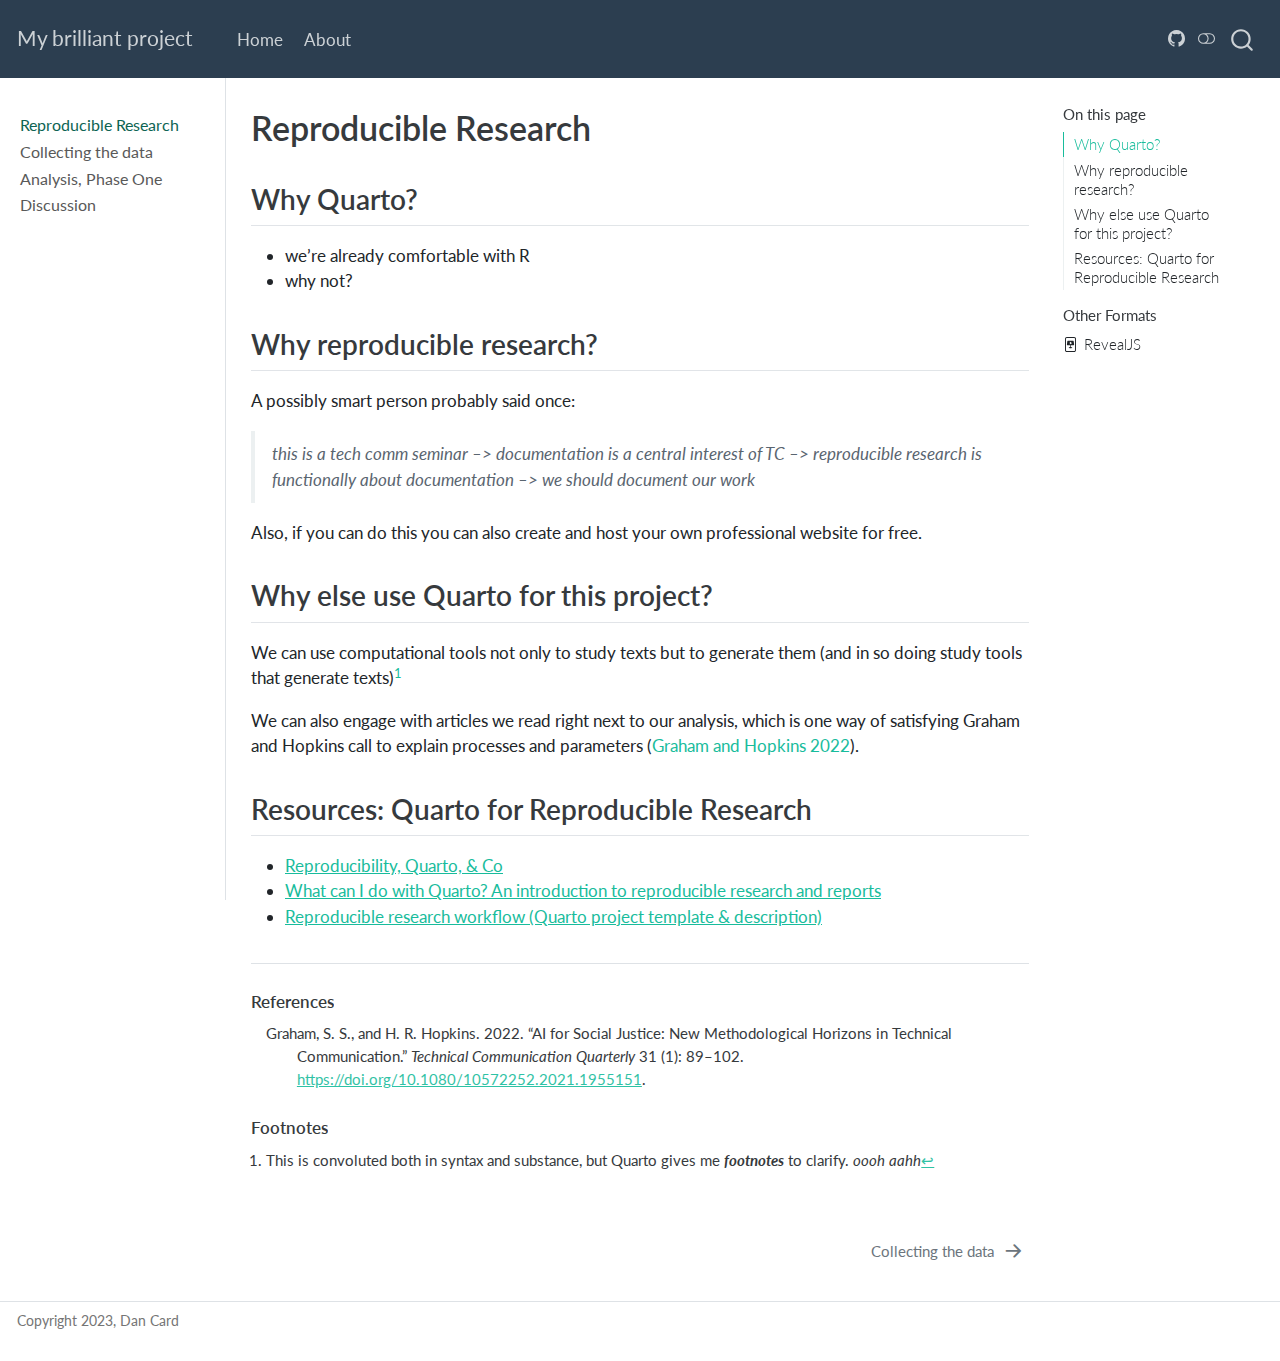
<file: docs/rr_introduction.html>
<!DOCTYPE html>
<html xmlns="http://www.w3.org/1999/xhtml" lang="en" xml:lang="en"><head>

<meta charset="utf-8">
<meta name="generator" content="quarto-1.3.450">

<meta name="viewport" content="width=device-width, initial-scale=1.0, user-scalable=yes">


<title>My brilliant project - Reproducible Research</title>
<style>
code{white-space: pre-wrap;}
span.smallcaps{font-variant: small-caps;}
div.columns{display: flex; gap: min(4vw, 1.5em);}
div.column{flex: auto; overflow-x: auto;}
div.hanging-indent{margin-left: 1.5em; text-indent: -1.5em;}
ul.task-list{list-style: none;}
ul.task-list li input[type="checkbox"] {
  width: 0.8em;
  margin: 0 0.8em 0.2em -1em; /* quarto-specific, see https://github.com/quarto-dev/quarto-cli/issues/4556 */ 
  vertical-align: middle;
}
/* CSS for citations */
div.csl-bib-body { }
div.csl-entry {
  clear: both;
}
.hanging-indent div.csl-entry {
  margin-left:2em;
  text-indent:-2em;
}
div.csl-left-margin {
  min-width:2em;
  float:left;
}
div.csl-right-inline {
  margin-left:2em;
  padding-left:1em;
}
div.csl-indent {
  margin-left: 2em;
}</style>


<script src="site_libs/quarto-nav/quarto-nav.js"></script>
<script src="site_libs/clipboard/clipboard.min.js"></script>
<script src="site_libs/quarto-search/autocomplete.umd.js"></script>
<script src="site_libs/quarto-search/fuse.min.js"></script>
<script src="site_libs/quarto-search/quarto-search.js"></script>
<meta name="quarto:offset" content="./">
<link href="./data_collection.html" rel="next">
<script src="site_libs/quarto-html/quarto.js"></script>
<script src="site_libs/quarto-html/popper.min.js"></script>
<script src="site_libs/quarto-html/tippy.umd.min.js"></script>
<script src="site_libs/quarto-html/anchor.min.js"></script>
<link href="site_libs/quarto-html/tippy.css" rel="stylesheet">
<link href="site_libs/quarto-html/quarto-syntax-highlighting.css" rel="stylesheet" class="quarto-color-scheme" id="quarto-text-highlighting-styles">
<link href="site_libs/quarto-html/quarto-syntax-highlighting-dark.css" rel="prefetch" class="quarto-color-scheme quarto-color-alternate" id="quarto-text-highlighting-styles">
<script src="site_libs/bootstrap/bootstrap.min.js"></script>
<link href="site_libs/bootstrap/bootstrap-icons.css" rel="stylesheet">
<link href="site_libs/bootstrap/bootstrap.min.css" rel="stylesheet" class="quarto-color-scheme" id="quarto-bootstrap" data-mode="light">
<link href="site_libs/bootstrap/bootstrap-dark.min.css" rel="prefetch" class="quarto-color-scheme quarto-color-alternate" id="quarto-bootstrap" data-mode="dark">
<script id="quarto-search-options" type="application/json">{
  "location": "navbar",
  "copy-button": false,
  "collapse-after": 3,
  "panel-placement": "end",
  "type": "overlay",
  "limit": 20,
  "language": {
    "search-no-results-text": "No results",
    "search-matching-documents-text": "matching documents",
    "search-copy-link-title": "Copy link to search",
    "search-hide-matches-text": "Hide additional matches",
    "search-more-match-text": "more match in this document",
    "search-more-matches-text": "more matches in this document",
    "search-clear-button-title": "Clear",
    "search-detached-cancel-button-title": "Cancel",
    "search-submit-button-title": "Submit",
    "search-label": "Search"
  }
}</script>


<link rel="stylesheet" href="styles.css">
</head>

<body class="nav-sidebar docked nav-fixed">

<div id="quarto-search-results"></div>
  <header id="quarto-header" class="headroom fixed-top">
    <nav class="navbar navbar-expand-lg navbar-dark ">
      <div class="navbar-container container-fluid">
      <div class="navbar-brand-container">
    <a class="navbar-brand" href="./index.html">
    <span class="navbar-title">My brilliant project</span>
    </a>
  </div>
            <div id="quarto-search" class="" title="Search"></div>
          <button class="navbar-toggler" type="button" data-bs-toggle="collapse" data-bs-target="#navbarCollapse" aria-controls="navbarCollapse" aria-expanded="false" aria-label="Toggle navigation" onclick="if (window.quartoToggleHeadroom) { window.quartoToggleHeadroom(); }">
  <span class="navbar-toggler-icon"></span>
</button>
          <div class="collapse navbar-collapse" id="navbarCollapse">
            <ul class="navbar-nav navbar-nav-scroll me-auto">
  <li class="nav-item">
    <a class="nav-link" href="./index.html" rel="" target="">
 <span class="menu-text">Home</span></a>
  </li>  
  <li class="nav-item">
    <a class="nav-link" href="./about.html" rel="" target="">
 <span class="menu-text">About</span></a>
  </li>  
</ul>
            <div class="quarto-navbar-tools ms-auto">
    <a href="https://danieljcard1.github.io/cr-project/" rel="" title="" class="quarto-navigation-tool px-1" aria-label="Github"><i class="bi bi-github"></i></a>
  <a href="" class="quarto-color-scheme-toggle quarto-navigation-tool  px-1" onclick="window.quartoToggleColorScheme(); return false;" title="Toggle dark mode"><i class="bi"></i></a>
</div>
          </div> <!-- /navcollapse -->
      </div> <!-- /container-fluid -->
    </nav>
  <nav class="quarto-secondary-nav">
    <div class="container-fluid d-flex">
      <button type="button" class="quarto-btn-toggle btn" data-bs-toggle="collapse" data-bs-target="#quarto-sidebar,#quarto-sidebar-glass" aria-controls="quarto-sidebar" aria-expanded="false" aria-label="Toggle sidebar navigation" onclick="if (window.quartoToggleHeadroom) { window.quartoToggleHeadroom(); }">
        <i class="bi bi-layout-text-sidebar-reverse"></i>
      </button>
      <nav class="quarto-page-breadcrumbs" aria-label="breadcrumb"><ol class="breadcrumb"><li class="breadcrumb-item"><a href="./rr_introduction.html">Reproducible Research</a></li></ol></nav>
      <a class="flex-grow-1" role="button" data-bs-toggle="collapse" data-bs-target="#quarto-sidebar,#quarto-sidebar-glass" aria-controls="quarto-sidebar" aria-expanded="false" aria-label="Toggle sidebar navigation" onclick="if (window.quartoToggleHeadroom) { window.quartoToggleHeadroom(); }">      
      </a>
    </div>
  </nav>
</header>
<!-- content -->
<div id="quarto-content" class="quarto-container page-columns page-rows-contents page-layout-article page-navbar">
<!-- sidebar -->
  <nav id="quarto-sidebar" class="sidebar collapse collapse-horizontal sidebar-navigation docked overflow-auto">
    <div class="sidebar-menu-container"> 
    <ul class="list-unstyled mt-1">
        <li class="sidebar-item">
  <div class="sidebar-item-container"> 
  <a href="./rr_introduction.html" class="sidebar-item-text sidebar-link active">
 <span class="menu-text">Reproducible Research</span></a>
  </div>
</li>
        <li class="sidebar-item">
  <div class="sidebar-item-container"> 
  <a href="./data_collection.html" class="sidebar-item-text sidebar-link">
 <span class="menu-text">Collecting the data</span></a>
  </div>
</li>
        <li class="sidebar-item">
  <div class="sidebar-item-container"> 
  <a href="./analysis_1.html" class="sidebar-item-text sidebar-link">
 <span class="menu-text">Analysis, Phase One</span></a>
  </div>
</li>
        <li class="sidebar-item">
  <div class="sidebar-item-container"> 
  <a href="./discussion.html" class="sidebar-item-text sidebar-link">
 <span class="menu-text">Discussion</span></a>
  </div>
</li>
    </ul>
    </div>
</nav>
<div id="quarto-sidebar-glass" data-bs-toggle="collapse" data-bs-target="#quarto-sidebar,#quarto-sidebar-glass"></div>
<!-- margin-sidebar -->
    <div id="quarto-margin-sidebar" class="sidebar margin-sidebar">
        <nav id="TOC" role="doc-toc" class="toc-active">
    <h2 id="toc-title">On this page</h2>
   
  <ul>
  <li><a href="#why-quarto" id="toc-why-quarto" class="nav-link active" data-scroll-target="#why-quarto">Why Quarto?</a></li>
  <li><a href="#why-reproducible-research" id="toc-why-reproducible-research" class="nav-link" data-scroll-target="#why-reproducible-research">Why reproducible research?</a></li>
  <li><a href="#why-else-use-quarto-for-this-project" id="toc-why-else-use-quarto-for-this-project" class="nav-link" data-scroll-target="#why-else-use-quarto-for-this-project">Why else use Quarto for this project?</a></li>
  <li><a href="#resources-quarto-for-reproducible-research" id="toc-resources-quarto-for-reproducible-research" class="nav-link" data-scroll-target="#resources-quarto-for-reproducible-research">Resources: Quarto for Reproducible Research</a></li>
  </ul>
<div class="quarto-alternate-formats"><h2>Other Formats</h2><ul><li><a href="cr_data-revealjs.html"><i class="bi bi-file-slides"></i>RevealJS</a></li></ul></div></nav>
    </div>
<!-- main -->
<main class="content" id="quarto-document-content">

<header id="title-block-header" class="quarto-title-block default">
<div class="quarto-title">
<h1 class="title">Reproducible Research</h1>
</div>



<div class="quarto-title-meta">

    
  
    
  </div>
  

</header>

<section id="why-quarto" class="level2">
<h2 class="anchored" data-anchor-id="why-quarto">Why Quarto?</h2>
<ul>
<li>we’re already comfortable with R</li>
<li>why not?</li>
</ul>
</section>
<section id="why-reproducible-research" class="level2">
<h2 class="anchored" data-anchor-id="why-reproducible-research">Why reproducible research?</h2>
<p>A possibly smart person probably said once:</p>
<blockquote class="blockquote">
<p><em>this is a tech comm seminar –&gt; documentation is a central interest of TC –&gt; reproducible research is functionally about documentation –&gt; we should document our work</em></p>
</blockquote>
<p>Also, if you can do this you can also create and host your own professional website for free.</p>
</section>
<section id="why-else-use-quarto-for-this-project" class="level2">
<h2 class="anchored" data-anchor-id="why-else-use-quarto-for-this-project">Why else use Quarto for this project?</h2>
<p>We can use computational tools not only to study texts but to generate them (and in so doing study tools that generate texts)<a href="#fn1" class="footnote-ref" id="fnref1" role="doc-noteref"><sup>1</sup></a></p>
<p>We can also engage with articles we read right next to our analysis, which is one way of satisfying Graham and Hopkins call to explain processes and parameters <span class="citation" data-cites="graham2022">(<a href="#ref-graham2022" role="doc-biblioref">Graham and Hopkins 2022</a>)</span>.</p>
</section>
<section id="resources-quarto-for-reproducible-research" class="level2">
<h2 class="anchored" data-anchor-id="resources-quarto-for-reproducible-research">Resources: Quarto for Reproducible Research</h2>
<ul>
<li><a href="https://andreashandel.github.io/MADAcourse/Tools_Reproducibility.html">Reproducibility, Quarto, &amp; Co</a></li>
<li><a href="https://nrennie.rbind.io/talks/2022-october-oxford-r-user-group/">What can I do with Quarto? An introduction to reproducible research and reports</a></li>
<li><a href="https://github.com/AaronGullickson/research-template#a-reproducible-research-workflow">Reproducible research workflow (Quarto project template &amp; description)</a></li>
</ul>



</section>


<div id="quarto-appendix" class="default"><section class="quarto-appendix-contents" role="doc-bibliography"><h2 class="anchored quarto-appendix-heading">References</h2><div id="refs" class="references csl-bib-body hanging-indent" role="list">
<div id="ref-graham2022" class="csl-entry" role="listitem">
Graham, S. S., and H. R. Hopkins. 2022. <span>“<span>AI</span> for <span>Social Justice</span>: <span>New Methodological Horizons</span> in <span>Technical Communication</span>.”</span> <em>Technical Communication Quarterly</em> 31 (1): 89–102. <a href="https://doi.org/10.1080/10572252.2021.1955151">https://doi.org/10.1080/10572252.2021.1955151</a>.
</div>
</div></section><section id="footnotes" class="footnotes footnotes-end-of-document" role="doc-endnotes"><h2 class="anchored quarto-appendix-heading">Footnotes</h2>

<ol>
<li id="fn1"><p>This is convoluted both in syntax and substance, but Quarto gives me <strong><em>footnotes</em></strong> to clarify. <em>oooh aahh</em><a href="#fnref1" class="footnote-back" role="doc-backlink">↩︎</a></p></li>
</ol>
</section></div></main> <!-- /main -->
<script id="quarto-html-after-body" type="application/javascript">
window.document.addEventListener("DOMContentLoaded", function (event) {
  const toggleBodyColorMode = (bsSheetEl) => {
    const mode = bsSheetEl.getAttribute("data-mode");
    const bodyEl = window.document.querySelector("body");
    if (mode === "dark") {
      bodyEl.classList.add("quarto-dark");
      bodyEl.classList.remove("quarto-light");
    } else {
      bodyEl.classList.add("quarto-light");
      bodyEl.classList.remove("quarto-dark");
    }
  }
  const toggleBodyColorPrimary = () => {
    const bsSheetEl = window.document.querySelector("link#quarto-bootstrap");
    if (bsSheetEl) {
      toggleBodyColorMode(bsSheetEl);
    }
  }
  toggleBodyColorPrimary();  
  const disableStylesheet = (stylesheets) => {
    for (let i=0; i < stylesheets.length; i++) {
      const stylesheet = stylesheets[i];
      stylesheet.rel = 'prefetch';
    }
  }
  const enableStylesheet = (stylesheets) => {
    for (let i=0; i < stylesheets.length; i++) {
      const stylesheet = stylesheets[i];
      stylesheet.rel = 'stylesheet';
    }
  }
  const manageTransitions = (selector, allowTransitions) => {
    const els = window.document.querySelectorAll(selector);
    for (let i=0; i < els.length; i++) {
      const el = els[i];
      if (allowTransitions) {
        el.classList.remove('notransition');
      } else {
        el.classList.add('notransition');
      }
    }
  }
  const toggleColorMode = (alternate) => {
    // Switch the stylesheets
    const alternateStylesheets = window.document.querySelectorAll('link.quarto-color-scheme.quarto-color-alternate');
    manageTransitions('#quarto-margin-sidebar .nav-link', false);
    if (alternate) {
      enableStylesheet(alternateStylesheets);
      for (const sheetNode of alternateStylesheets) {
        if (sheetNode.id === "quarto-bootstrap") {
          toggleBodyColorMode(sheetNode);
        }
      }
    } else {
      disableStylesheet(alternateStylesheets);
      toggleBodyColorPrimary();
    }
    manageTransitions('#quarto-margin-sidebar .nav-link', true);
    // Switch the toggles
    const toggles = window.document.querySelectorAll('.quarto-color-scheme-toggle');
    for (let i=0; i < toggles.length; i++) {
      const toggle = toggles[i];
      if (toggle) {
        if (alternate) {
          toggle.classList.add("alternate");     
        } else {
          toggle.classList.remove("alternate");
        }
      }
    }
    // Hack to workaround the fact that safari doesn't
    // properly recolor the scrollbar when toggling (#1455)
    if (navigator.userAgent.indexOf('Safari') > 0 && navigator.userAgent.indexOf('Chrome') == -1) {
      manageTransitions("body", false);
      window.scrollTo(0, 1);
      setTimeout(() => {
        window.scrollTo(0, 0);
        manageTransitions("body", true);
      }, 40);  
    }
  }
  const isFileUrl = () => { 
    return window.location.protocol === 'file:';
  }
  const hasAlternateSentinel = () => {  
    let styleSentinel = getColorSchemeSentinel();
    if (styleSentinel !== null) {
      return styleSentinel === "alternate";
    } else {
      return false;
    }
  }
  const setStyleSentinel = (alternate) => {
    const value = alternate ? "alternate" : "default";
    if (!isFileUrl()) {
      window.localStorage.setItem("quarto-color-scheme", value);
    } else {
      localAlternateSentinel = value;
    }
  }
  const getColorSchemeSentinel = () => {
    if (!isFileUrl()) {
      const storageValue = window.localStorage.getItem("quarto-color-scheme");
      return storageValue != null ? storageValue : localAlternateSentinel;
    } else {
      return localAlternateSentinel;
    }
  }
  let localAlternateSentinel = 'default';
  // Dark / light mode switch
  window.quartoToggleColorScheme = () => {
    // Read the current dark / light value 
    let toAlternate = !hasAlternateSentinel();
    toggleColorMode(toAlternate);
    setStyleSentinel(toAlternate);
  };
  // Ensure there is a toggle, if there isn't float one in the top right
  if (window.document.querySelector('.quarto-color-scheme-toggle') === null) {
    const a = window.document.createElement('a');
    a.classList.add('top-right');
    a.classList.add('quarto-color-scheme-toggle');
    a.href = "";
    a.onclick = function() { try { window.quartoToggleColorScheme(); } catch {} return false; };
    const i = window.document.createElement("i");
    i.classList.add('bi');
    a.appendChild(i);
    window.document.body.appendChild(a);
  }
  // Switch to dark mode if need be
  if (hasAlternateSentinel()) {
    toggleColorMode(true);
  } else {
    toggleColorMode(false);
  }
  const icon = "";
  const anchorJS = new window.AnchorJS();
  anchorJS.options = {
    placement: 'right',
    icon: icon
  };
  anchorJS.add('.anchored');
  const isCodeAnnotation = (el) => {
    for (const clz of el.classList) {
      if (clz.startsWith('code-annotation-')) {                     
        return true;
      }
    }
    return false;
  }
  const clipboard = new window.ClipboardJS('.code-copy-button', {
    text: function(trigger) {
      const codeEl = trigger.previousElementSibling.cloneNode(true);
      for (const childEl of codeEl.children) {
        if (isCodeAnnotation(childEl)) {
          childEl.remove();
        }
      }
      return codeEl.innerText;
    }
  });
  clipboard.on('success', function(e) {
    // button target
    const button = e.trigger;
    // don't keep focus
    button.blur();
    // flash "checked"
    button.classList.add('code-copy-button-checked');
    var currentTitle = button.getAttribute("title");
    button.setAttribute("title", "Copied!");
    let tooltip;
    if (window.bootstrap) {
      button.setAttribute("data-bs-toggle", "tooltip");
      button.setAttribute("data-bs-placement", "left");
      button.setAttribute("data-bs-title", "Copied!");
      tooltip = new bootstrap.Tooltip(button, 
        { trigger: "manual", 
          customClass: "code-copy-button-tooltip",
          offset: [0, -8]});
      tooltip.show();    
    }
    setTimeout(function() {
      if (tooltip) {
        tooltip.hide();
        button.removeAttribute("data-bs-title");
        button.removeAttribute("data-bs-toggle");
        button.removeAttribute("data-bs-placement");
      }
      button.setAttribute("title", currentTitle);
      button.classList.remove('code-copy-button-checked');
    }, 1000);
    // clear code selection
    e.clearSelection();
  });
  function tippyHover(el, contentFn) {
    const config = {
      allowHTML: true,
      content: contentFn,
      maxWidth: 500,
      delay: 100,
      arrow: false,
      appendTo: function(el) {
          return el.parentElement;
      },
      interactive: true,
      interactiveBorder: 10,
      theme: 'quarto',
      placement: 'bottom-start'
    };
    window.tippy(el, config); 
  }
  const noterefs = window.document.querySelectorAll('a[role="doc-noteref"]');
  for (var i=0; i<noterefs.length; i++) {
    const ref = noterefs[i];
    tippyHover(ref, function() {
      // use id or data attribute instead here
      let href = ref.getAttribute('data-footnote-href') || ref.getAttribute('href');
      try { href = new URL(href).hash; } catch {}
      const id = href.replace(/^#\/?/, "");
      const note = window.document.getElementById(id);
      return note.innerHTML;
    });
  }
      let selectedAnnoteEl;
      const selectorForAnnotation = ( cell, annotation) => {
        let cellAttr = 'data-code-cell="' + cell + '"';
        let lineAttr = 'data-code-annotation="' +  annotation + '"';
        const selector = 'span[' + cellAttr + '][' + lineAttr + ']';
        return selector;
      }
      const selectCodeLines = (annoteEl) => {
        const doc = window.document;
        const targetCell = annoteEl.getAttribute("data-target-cell");
        const targetAnnotation = annoteEl.getAttribute("data-target-annotation");
        const annoteSpan = window.document.querySelector(selectorForAnnotation(targetCell, targetAnnotation));
        const lines = annoteSpan.getAttribute("data-code-lines").split(",");
        const lineIds = lines.map((line) => {
          return targetCell + "-" + line;
        })
        let top = null;
        let height = null;
        let parent = null;
        if (lineIds.length > 0) {
            //compute the position of the single el (top and bottom and make a div)
            const el = window.document.getElementById(lineIds[0]);
            top = el.offsetTop;
            height = el.offsetHeight;
            parent = el.parentElement.parentElement;
          if (lineIds.length > 1) {
            const lastEl = window.document.getElementById(lineIds[lineIds.length - 1]);
            const bottom = lastEl.offsetTop + lastEl.offsetHeight;
            height = bottom - top;
          }
          if (top !== null && height !== null && parent !== null) {
            // cook up a div (if necessary) and position it 
            let div = window.document.getElementById("code-annotation-line-highlight");
            if (div === null) {
              div = window.document.createElement("div");
              div.setAttribute("id", "code-annotation-line-highlight");
              div.style.position = 'absolute';
              parent.appendChild(div);
            }
            div.style.top = top - 2 + "px";
            div.style.height = height + 4 + "px";
            let gutterDiv = window.document.getElementById("code-annotation-line-highlight-gutter");
            if (gutterDiv === null) {
              gutterDiv = window.document.createElement("div");
              gutterDiv.setAttribute("id", "code-annotation-line-highlight-gutter");
              gutterDiv.style.position = 'absolute';
              const codeCell = window.document.getElementById(targetCell);
              const gutter = codeCell.querySelector('.code-annotation-gutter');
              gutter.appendChild(gutterDiv);
            }
            gutterDiv.style.top = top - 2 + "px";
            gutterDiv.style.height = height + 4 + "px";
          }
          selectedAnnoteEl = annoteEl;
        }
      };
      const unselectCodeLines = () => {
        const elementsIds = ["code-annotation-line-highlight", "code-annotation-line-highlight-gutter"];
        elementsIds.forEach((elId) => {
          const div = window.document.getElementById(elId);
          if (div) {
            div.remove();
          }
        });
        selectedAnnoteEl = undefined;
      };
      // Attach click handler to the DT
      const annoteDls = window.document.querySelectorAll('dt[data-target-cell]');
      for (const annoteDlNode of annoteDls) {
        annoteDlNode.addEventListener('click', (event) => {
          const clickedEl = event.target;
          if (clickedEl !== selectedAnnoteEl) {
            unselectCodeLines();
            const activeEl = window.document.querySelector('dt[data-target-cell].code-annotation-active');
            if (activeEl) {
              activeEl.classList.remove('code-annotation-active');
            }
            selectCodeLines(clickedEl);
            clickedEl.classList.add('code-annotation-active');
          } else {
            // Unselect the line
            unselectCodeLines();
            clickedEl.classList.remove('code-annotation-active');
          }
        });
      }
  const findCites = (el) => {
    const parentEl = el.parentElement;
    if (parentEl) {
      const cites = parentEl.dataset.cites;
      if (cites) {
        return {
          el,
          cites: cites.split(' ')
        };
      } else {
        return findCites(el.parentElement)
      }
    } else {
      return undefined;
    }
  };
  var bibliorefs = window.document.querySelectorAll('a[role="doc-biblioref"]');
  for (var i=0; i<bibliorefs.length; i++) {
    const ref = bibliorefs[i];
    const citeInfo = findCites(ref);
    if (citeInfo) {
      tippyHover(citeInfo.el, function() {
        var popup = window.document.createElement('div');
        citeInfo.cites.forEach(function(cite) {
          var citeDiv = window.document.createElement('div');
          citeDiv.classList.add('hanging-indent');
          citeDiv.classList.add('csl-entry');
          var biblioDiv = window.document.getElementById('ref-' + cite);
          if (biblioDiv) {
            citeDiv.innerHTML = biblioDiv.innerHTML;
          }
          popup.appendChild(citeDiv);
        });
        return popup.innerHTML;
      });
    }
  }
});
</script>
<nav class="page-navigation">
  <div class="nav-page nav-page-previous">
  </div>
  <div class="nav-page nav-page-next">
      <a href="./data_collection.html" class="pagination-link">
        <span class="nav-page-text">Collecting the data</span> <i class="bi bi-arrow-right-short"></i>
      </a>
  </div>
</nav>
</div> <!-- /content -->
<footer class="footer">
  <div class="nav-footer">
    <div class="nav-footer-left">Copyright 2023, Dan Card</div>   
    <div class="nav-footer-center">
      &nbsp;
    </div>
    <div class="nav-footer-right">
      &nbsp;
    </div>
  </div>
</footer>



</body></html>
</file>
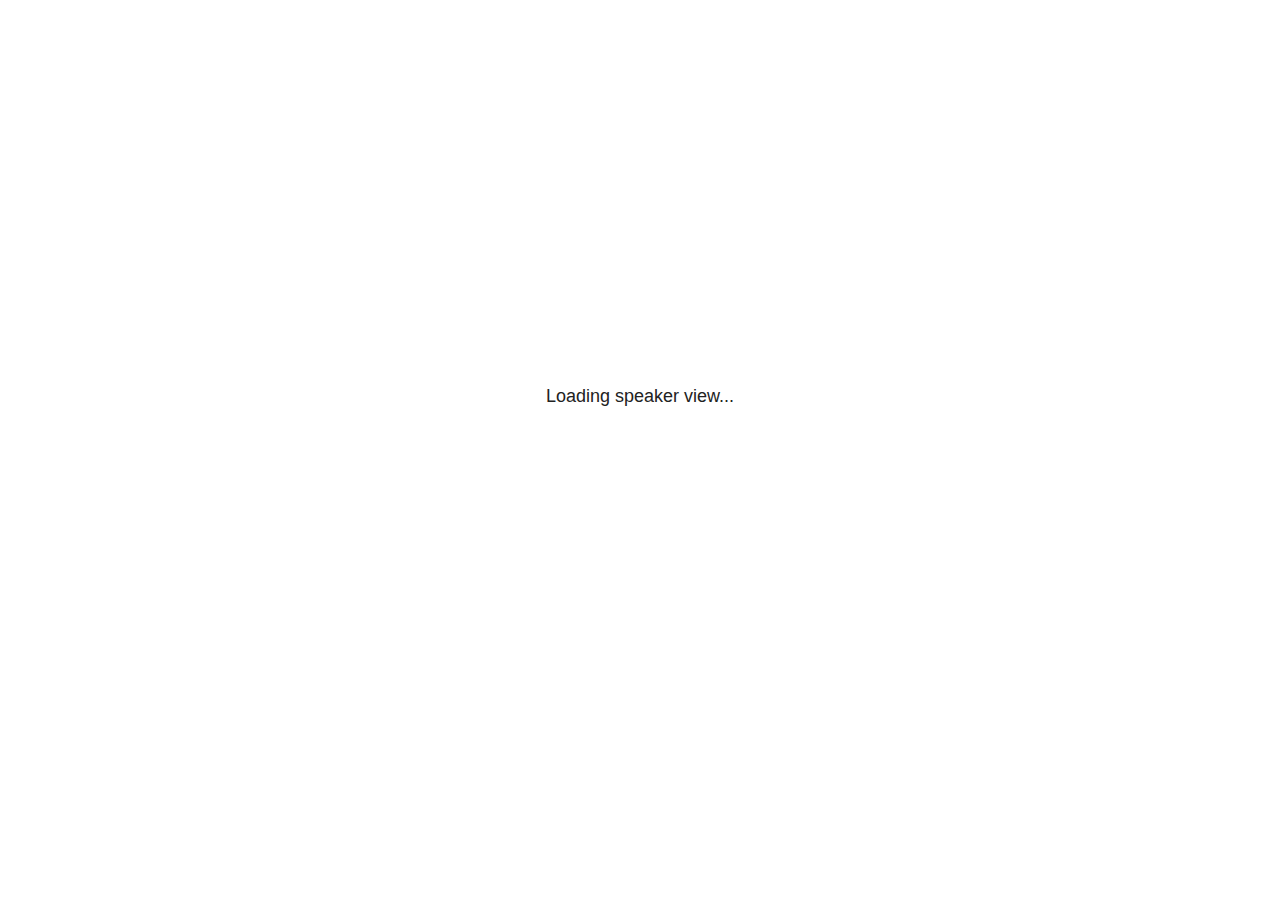
<file: _freeze/site_libs/revealjs/plugin/notes/speaker-view.html>
<!--
	NOTE: You need to build the notes plugin after making changes to this file.
-->
<html lang="en">
	<head>
		<meta charset="utf-8">

		<title>reveal.js - Speaker View</title>

		<style>
			body {
				font-family: Helvetica;
				font-size: 18px;
			}

			#current-slide,
			#upcoming-slide,
			#speaker-controls {
				padding: 6px;
				box-sizing: border-box;
				-moz-box-sizing: border-box;
			}

			#current-slide iframe,
			#upcoming-slide iframe {
				width: 100%;
				height: 100%;
				border: 1px solid #ddd;
			}

			#current-slide .label,
			#upcoming-slide .label {
				position: absolute;
				top: 10px;
				left: 10px;
				z-index: 2;
			}

			#connection-status {
				position: absolute;
				top: 0;
				left: 0;
				width: 100%;
				height: 100%;
				z-index: 20;
				padding: 30% 20% 20% 20%;
				font-size: 18px;
				color: #222;
				background: #fff;
				text-align: center;
				box-sizing: border-box;
				line-height: 1.4;
			}

			.overlay-element {
				height: 34px;
				line-height: 34px;
				padding: 0 10px;
				text-shadow: none;
				background: rgba( 220, 220, 220, 0.8 );
				color: #222;
				font-size: 14px;
			}

			.overlay-element.interactive:hover {
				background: rgba( 220, 220, 220, 1 );
			}

			#current-slide {
				position: absolute;
				width: 60%;
				height: 100%;
				top: 0;
				left: 0;
				padding-right: 0;
			}

			#upcoming-slide {
				position: absolute;
				width: 40%;
				height: 40%;
				right: 0;
				top: 0;
			}

			/* Speaker controls */
			#speaker-controls {
				position: absolute;
				top: 40%;
				right: 0;
				width: 40%;
				height: 60%;
				overflow: auto;
				font-size: 18px;
			}

				.speaker-controls-time.hidden,
				.speaker-controls-notes.hidden {
					display: none;
				}

				.speaker-controls-time .label,
				.speaker-controls-pace .label,
				.speaker-controls-notes .label {
					text-transform: uppercase;
					font-weight: normal;
					font-size: 0.66em;
					color: #666;
					margin: 0;
				}

				.speaker-controls-time, .speaker-controls-pace {
					border-bottom: 1px solid rgba( 200, 200, 200, 0.5 );
					margin-bottom: 10px;
					padding: 10px 16px;
					padding-bottom: 20px;
					cursor: pointer;
				}

				.speaker-controls-time .reset-button {
					opacity: 0;
					float: right;
					color: #666;
					text-decoration: none;
				}
				.speaker-controls-time:hover .reset-button {
					opacity: 1;
				}

				.speaker-controls-time .timer,
				.speaker-controls-time .clock {
					width: 50%;
				}

				.speaker-controls-time .timer,
				.speaker-controls-time .clock,
				.speaker-controls-time .pacing .hours-value,
				.speaker-controls-time .pacing .minutes-value,
				.speaker-controls-time .pacing .seconds-value {
					font-size: 1.9em;
				}

				.speaker-controls-time .timer {
					float: left;
				}

				.speaker-controls-time .clock {
					float: right;
					text-align: right;
				}

				.speaker-controls-time span.mute {
					opacity: 0.3;
				}

				.speaker-controls-time .pacing-title {
					margin-top: 5px;
				}

				.speaker-controls-time .pacing.ahead {
					color: blue;
				}

				.speaker-controls-time .pacing.on-track {
					color: green;
				}

				.speaker-controls-time .pacing.behind {
					color: red;
				}

				.speaker-controls-notes {
					padding: 10px 16px;
				}

				.speaker-controls-notes .value {
					margin-top: 5px;
					line-height: 1.4;
					font-size: 1.2em;
				}

			/* Layout selector */
			#speaker-layout {
				position: absolute;
				top: 10px;
				right: 10px;
				color: #222;
				z-index: 10;
			}
				#speaker-layout select {
					position: absolute;
					width: 100%;
					height: 100%;
					top: 0;
					left: 0;
					border: 0;
					box-shadow: 0;
					cursor: pointer;
					opacity: 0;

					font-size: 1em;
					background-color: transparent;

					-moz-appearance: none;
					-webkit-appearance: none;
					-webkit-tap-highlight-color: rgba(0, 0, 0, 0);
				}

				#speaker-layout select:focus {
					outline: none;
					box-shadow: none;
				}

			.clear {
				clear: both;
			}

			/* Speaker layout: Wide */
			body[data-speaker-layout="wide"] #current-slide,
			body[data-speaker-layout="wide"] #upcoming-slide {
				width: 50%;
				height: 45%;
				padding: 6px;
			}

			body[data-speaker-layout="wide"] #current-slide {
				top: 0;
				left: 0;
			}

			body[data-speaker-layout="wide"] #upcoming-slide {
				top: 0;
				left: 50%;
			}

			body[data-speaker-layout="wide"] #speaker-controls {
				top: 45%;
				left: 0;
				width: 100%;
				height: 50%;
				font-size: 1.25em;
			}

			/* Speaker layout: Tall */
			body[data-speaker-layout="tall"] #current-slide,
			body[data-speaker-layout="tall"] #upcoming-slide {
				width: 45%;
				height: 50%;
				padding: 6px;
			}

			body[data-speaker-layout="tall"] #current-slide {
				top: 0;
				left: 0;
			}

			body[data-speaker-layout="tall"] #upcoming-slide {
				top: 50%;
				left: 0;
			}

			body[data-speaker-layout="tall"] #speaker-controls {
				padding-top: 40px;
				top: 0;
				left: 45%;
				width: 55%;
				height: 100%;
				font-size: 1.25em;
			}

			/* Speaker layout: Notes only */
			body[data-speaker-layout="notes-only"] #current-slide,
			body[data-speaker-layout="notes-only"] #upcoming-slide {
				display: none;
			}

			body[data-speaker-layout="notes-only"] #speaker-controls {
				padding-top: 40px;
				top: 0;
				left: 0;
				width: 100%;
				height: 100%;
				font-size: 1.25em;
			}

			@media screen and (max-width: 1080px) {
				body[data-speaker-layout="default"] #speaker-controls {
					font-size: 16px;
				}
			}

			@media screen and (max-width: 900px) {
				body[data-speaker-layout="default"] #speaker-controls {
					font-size: 14px;
				}
			}

			@media screen and (max-width: 800px) {
				body[data-speaker-layout="default"] #speaker-controls {
					font-size: 12px;
				}
			}

		</style>
	</head>

	<body>

		<div id="connection-status">Loading speaker view...</div>

		<div id="current-slide"></div>
		<div id="upcoming-slide"><span class="overlay-element label">Upcoming</span></div>
		<div id="speaker-controls">
			<div class="speaker-controls-time">
				<h4 class="label">Time <span class="reset-button">Click to Reset</span></h4>
				<div class="clock">
					<span class="clock-value">0:00 AM</span>
				</div>
				<div class="timer">
					<span class="hours-value">00</span><span class="minutes-value">:00</span><span class="seconds-value">:00</span>
				</div>
				<div class="clear"></div>

				<h4 class="label pacing-title" style="display: none">Pacing – Time to finish current slide</h4>
				<div class="pacing" style="display: none">
					<span class="hours-value">00</span><span class="minutes-value">:00</span><span class="seconds-value">:00</span>
				</div>
			</div>

			<div class="speaker-controls-notes hidden">
				<h4 class="label">Notes</h4>
				<div class="value"></div>
			</div>
		</div>
		<div id="speaker-layout" class="overlay-element interactive">
			<span class="speaker-layout-label"></span>
			<select class="speaker-layout-dropdown"></select>
		</div>

		<script>

			(function() {

				var notes,
					notesValue,
					currentState,
					currentSlide,
					upcomingSlide,
					layoutLabel,
					layoutDropdown,
					pendingCalls = {},
					lastRevealApiCallId = 0,
					connected = false,
					whitelistedWindows = [window.opener];

				var SPEAKER_LAYOUTS = {
					'default': 'Default',
					'wide': 'Wide',
					'tall': 'Tall',
					'notes-only': 'Notes only'
				};

				setupLayout();

				var connectionStatus = document.querySelector( '#connection-status' );
				var connectionTimeout = setTimeout( function() {
					connectionStatus.innerHTML = 'Error connecting to main window.<br>Please try closing and reopening the speaker view.';
				}, 5000 );
;
				window.addEventListener( 'message', function( event ) {

					// Validate the origin of this message to prevent XSS
					if( window.location.origin !== event.origin && whitelistedWindows.indexOf( event.source ) === -1 ) {
						return;
					}

					clearTimeout( connectionTimeout );
					connectionStatus.style.display = 'none';

					var data = JSON.parse( event.data );

					// The overview mode is only useful to the reveal.js instance
					// where navigation occurs so we don't sync it
					if( data.state ) delete data.state.overview;

					// Messages sent by the notes plugin inside of the main window
					if( data && data.namespace === 'reveal-notes' ) {
						if( data.type === 'connect' ) {
							handleConnectMessage( data );
						}
						else if( data.type === 'state' ) {
							handleStateMessage( data );
						}
						else if( data.type === 'return' ) {
							pendingCalls[data.callId](data.result);
							delete pendingCalls[data.callId];
						}
					}
					// Messages sent by the reveal.js inside of the current slide preview
					else if( data && data.namespace === 'reveal' ) {
						if( /ready/.test( data.eventName ) ) {
							// Send a message back to notify that the handshake is complete
							window.opener.postMessage( JSON.stringify({ namespace: 'reveal-notes', type: 'connected'} ), '*' );
						}
						else if( /slidechanged|fragmentshown|fragmenthidden|paused|resumed/.test( data.eventName ) && currentState !== JSON.stringify( data.state ) ) {

							dispatchStateToMainWindow( data.state );

						}
					}

				} );

				/**
				 * Updates the presentation in the main window to match the state
				 * of the presentation in the notes window.
				 */
				const dispatchStateToMainWindow = debounce(( state ) => {
					window.opener.postMessage( JSON.stringify({ method: 'setState', args: [ state ]} ), '*' );
				}, 500);

				/**
				 * Asynchronously calls the Reveal.js API of the main frame.
				 */
				function callRevealApi( methodName, methodArguments, callback ) {

					var callId = ++lastRevealApiCallId;
					pendingCalls[callId] = callback;
					window.opener.postMessage( JSON.stringify( {
						namespace: 'reveal-notes',
						type: 'call',
						callId: callId,
						methodName: methodName,
						arguments: methodArguments
					} ), '*' );

				}

				/**
				 * Called when the main window is trying to establish a
				 * connection.
				 */
				function handleConnectMessage( data ) {

					if( connected === false ) {
						connected = true;

						setupIframes( data );
						setupKeyboard();
						setupNotes();
						setupTimer();
						setupHeartbeat();
					}

				}

				/**
				 * Called when the main window sends an updated state.
				 */
				function handleStateMessage( data ) {

					// Store the most recently set state to avoid circular loops
					// applying the same state
					currentState = JSON.stringify( data.state );

					// No need for updating the notes in case of fragment changes
					if ( data.notes ) {
						notes.classList.remove( 'hidden' );
						notesValue.style.whiteSpace = data.whitespace;
						if( data.markdown ) {
							notesValue.innerHTML = marked( data.notes );
						}
						else {
							notesValue.innerHTML = data.notes;
						}
					}
					else {
						notes.classList.add( 'hidden' );
					}

					// Update the note slides
					currentSlide.contentWindow.postMessage( JSON.stringify({ method: 'setState', args: [ data.state ] }), '*' );
					upcomingSlide.contentWindow.postMessage( JSON.stringify({ method: 'setState', args: [ data.state ] }), '*' );
					upcomingSlide.contentWindow.postMessage( JSON.stringify({ method: 'next' }), '*' );

				}

				// Limit to max one state update per X ms
				handleStateMessage = debounce( handleStateMessage, 200 );

				/**
				 * Forward keyboard events to the current slide window.
				 * This enables keyboard events to work even if focus
				 * isn't set on the current slide iframe.
				 *
				 * Block F5 default handling, it reloads and disconnects
				 * the speaker notes window.
				 */
				function setupKeyboard() {

					document.addEventListener( 'keydown', function( event ) {
						if( event.keyCode === 116 || ( event.metaKey && event.keyCode === 82 ) ) {
							event.preventDefault();
							return false;
						}
						currentSlide.contentWindow.postMessage( JSON.stringify({ method: 'triggerKey', args: [ event.keyCode ] }), '*' );
					} );

				}

				/**
				 * Creates the preview iframes.
				 */
				function setupIframes( data ) {

					var params = [
						'receiver',
						'progress=false',
						'history=false',
						'transition=none',
						'autoSlide=0',
						'backgroundTransition=none'
					].join( '&' );

					var urlSeparator = /\?/.test(data.url) ? '&' : '?';
					var hash = '#/' + data.state.indexh + '/' + data.state.indexv;
					var currentURL = data.url + urlSeparator + params + '&postMessageEvents=true' + hash;
					var upcomingURL = data.url + urlSeparator + params + '&controls=false' + hash;

					currentSlide = document.createElement( 'iframe' );
					currentSlide.setAttribute( 'width', 1280 );
					currentSlide.setAttribute( 'height', 1024 );
					currentSlide.setAttribute( 'src', currentURL );
					document.querySelector( '#current-slide' ).appendChild( currentSlide );

					upcomingSlide = document.createElement( 'iframe' );
					upcomingSlide.setAttribute( 'width', 640 );
					upcomingSlide.setAttribute( 'height', 512 );
					upcomingSlide.setAttribute( 'src', upcomingURL );
					document.querySelector( '#upcoming-slide' ).appendChild( upcomingSlide );

					whitelistedWindows.push( currentSlide.contentWindow, upcomingSlide.contentWindow );

				}

				/**
				 * Setup the notes UI.
				 */
				function setupNotes() {

					notes = document.querySelector( '.speaker-controls-notes' );
					notesValue = document.querySelector( '.speaker-controls-notes .value' );

				}

				/**
				 * We send out a heartbeat at all times to ensure we can
				 * reconnect with the main presentation window after reloads.
				 */
				function setupHeartbeat() {

					setInterval( () => {
						window.opener.postMessage( JSON.stringify({ namespace: 'reveal-notes', type: 'heartbeat'} ), '*' );
					}, 1000 );

				}

				function getTimings( callback ) {

					callRevealApi( 'getSlidesAttributes', [], function ( slideAttributes ) {
						callRevealApi( 'getConfig', [], function ( config ) {
							var totalTime = config.totalTime;
							var minTimePerSlide = config.minimumTimePerSlide || 0;
							var defaultTiming = config.defaultTiming;
							if ((defaultTiming == null) && (totalTime == null)) {
								callback(null);
								return;
							}
							// Setting totalTime overrides defaultTiming
							if (totalTime) {
								defaultTiming = 0;
							}
							var timings = [];
							for ( var i in slideAttributes ) {
								var slide = slideAttributes[ i ];
								var timing = defaultTiming;
								if( slide.hasOwnProperty( 'data-timing' )) {
									var t = slide[ 'data-timing' ];
									timing = parseInt(t);
									if( isNaN(timing) ) {
										console.warn("Could not parse timing '" + t + "' of slide " + i + "; using default of " + defaultTiming);
										timing = defaultTiming;
									}
								}
								timings.push(timing);
							}
							if ( totalTime ) {
								// After we've allocated time to individual slides, we summarize it and
								// subtract it from the total time
								var remainingTime = totalTime - timings.reduce( function(a, b) { return a + b; }, 0 );
								// The remaining time is divided by the number of slides that have 0 seconds
								// allocated at the moment, giving the average time-per-slide on the remaining slides
								var remainingSlides = (timings.filter( function(x) { return x == 0 }) ).length
								var timePerSlide = Math.round( remainingTime / remainingSlides, 0 )
								// And now we replace every zero-value timing with that average
								timings = timings.map( function(x) { return (x==0 ? timePerSlide : x) } );
							}
							var slidesUnderMinimum = timings.filter( function(x) { return (x < minTimePerSlide) } ).length
							if ( slidesUnderMinimum ) {
								message = "The pacing time for " + slidesUnderMinimum + " slide(s) is under the configured minimum of " + minTimePerSlide + " seconds. Check the data-timing attribute on individual slides, or consider increasing the totalTime or minimumTimePerSlide configuration options (or removing some slides).";
								alert(message);
							}
							callback( timings );
						} );
					} );

				}

				/**
				 * Return the number of seconds allocated for presenting
				 * all slides up to and including this one.
				 */
				function getTimeAllocated( timings, callback ) {

					callRevealApi( 'getSlidePastCount', [], function ( currentSlide ) {
						var allocated = 0;
						for (var i in timings.slice(0, currentSlide + 1)) {
							allocated += timings[i];
						}
						callback( allocated );
					} );

				}

				/**
				 * Create the timer and clock and start updating them
				 * at an interval.
				 */
				function setupTimer() {

					var start = new Date(),
					timeEl = document.querySelector( '.speaker-controls-time' ),
					clockEl = timeEl.querySelector( '.clock-value' ),
					hoursEl = timeEl.querySelector( '.hours-value' ),
					minutesEl = timeEl.querySelector( '.minutes-value' ),
					secondsEl = timeEl.querySelector( '.seconds-value' ),
					pacingTitleEl = timeEl.querySelector( '.pacing-title' ),
					pacingEl = timeEl.querySelector( '.pacing' ),
					pacingHoursEl = pacingEl.querySelector( '.hours-value' ),
					pacingMinutesEl = pacingEl.querySelector( '.minutes-value' ),
					pacingSecondsEl = pacingEl.querySelector( '.seconds-value' );

					var timings = null;
					getTimings( function ( _timings ) {

						timings = _timings;
						if (_timings !== null) {
							pacingTitleEl.style.removeProperty('display');
							pacingEl.style.removeProperty('display');
						}

						// Update once directly
						_updateTimer();

						// Then update every second
						setInterval( _updateTimer, 1000 );

					} );


					function _resetTimer() {

						if (timings == null) {
							start = new Date();
							_updateTimer();
						}
						else {
							// Reset timer to beginning of current slide
							getTimeAllocated( timings, function ( slideEndTimingSeconds ) {
								var slideEndTiming = slideEndTimingSeconds * 1000;
								callRevealApi( 'getSlidePastCount', [], function ( currentSlide ) {
									var currentSlideTiming = timings[currentSlide] * 1000;
									var previousSlidesTiming = slideEndTiming - currentSlideTiming;
									var now = new Date();
									start = new Date(now.getTime() - previousSlidesTiming);
									_updateTimer();
								} );
							} );
						}

					}

					timeEl.addEventListener( 'click', function() {
						_resetTimer();
						return false;
					} );

					function _displayTime( hrEl, minEl, secEl, time) {

						var sign = Math.sign(time) == -1 ? "-" : "";
						time = Math.abs(Math.round(time / 1000));
						var seconds = time % 60;
						var minutes = Math.floor( time / 60 ) % 60 ;
						var hours = Math.floor( time / ( 60 * 60 )) ;
						hrEl.innerHTML = sign + zeroPadInteger( hours );
						if (hours == 0) {
							hrEl.classList.add( 'mute' );
						}
						else {
							hrEl.classList.remove( 'mute' );
						}
						minEl.innerHTML = ':' + zeroPadInteger( minutes );
						if (hours == 0 && minutes == 0) {
							minEl.classList.add( 'mute' );
						}
						else {
							minEl.classList.remove( 'mute' );
						}
						secEl.innerHTML = ':' + zeroPadInteger( seconds );
					}

					function _updateTimer() {

						var diff, hours, minutes, seconds,
						now = new Date();

						diff = now.getTime() - start.getTime();

						clockEl.innerHTML = now.toLocaleTimeString( 'en-US', { hour12: true, hour: '2-digit', minute:'2-digit' } );
						_displayTime( hoursEl, minutesEl, secondsEl, diff );
						if (timings !== null) {
							_updatePacing(diff);
						}

					}

					function _updatePacing(diff) {

						getTimeAllocated( timings, function ( slideEndTimingSeconds ) {
							var slideEndTiming = slideEndTimingSeconds * 1000;

							callRevealApi( 'getSlidePastCount', [], function ( currentSlide ) {
								var currentSlideTiming = timings[currentSlide] * 1000;
								var timeLeftCurrentSlide = slideEndTiming - diff;
								if (timeLeftCurrentSlide < 0) {
									pacingEl.className = 'pacing behind';
								}
								else if (timeLeftCurrentSlide < currentSlideTiming) {
									pacingEl.className = 'pacing on-track';
								}
								else {
									pacingEl.className = 'pacing ahead';
								}
								_displayTime( pacingHoursEl, pacingMinutesEl, pacingSecondsEl, timeLeftCurrentSlide );
							} );
						} );
					}

				}

				/**
				 * Sets up the speaker view layout and layout selector.
				 */
				function setupLayout() {

					layoutDropdown = document.querySelector( '.speaker-layout-dropdown' );
					layoutLabel = document.querySelector( '.speaker-layout-label' );

					// Render the list of available layouts
					for( var id in SPEAKER_LAYOUTS ) {
						var option = document.createElement( 'option' );
						option.setAttribute( 'value', id );
						option.textContent = SPEAKER_LAYOUTS[ id ];
						layoutDropdown.appendChild( option );
					}

					// Monitor the dropdown for changes
					layoutDropdown.addEventListener( 'change', function( event ) {

						setLayout( layoutDropdown.value );

					}, false );

					// Restore any currently persisted layout
					setLayout( getLayout() );

				}

				/**
				 * Sets a new speaker view layout. The layout is persisted
				 * in local storage.
				 */
				function setLayout( value ) {

					var title = SPEAKER_LAYOUTS[ value ];

					layoutLabel.innerHTML = 'Layout' + ( title ? ( ': ' + title ) : '' );
					layoutDropdown.value = value;

					document.body.setAttribute( 'data-speaker-layout', value );

					// Persist locally
					if( supportsLocalStorage() ) {
						window.localStorage.setItem( 'reveal-speaker-layout', value );
					}

				}

				/**
				 * Returns the ID of the most recently set speaker layout
				 * or our default layout if none has been set.
				 */
				function getLayout() {

					if( supportsLocalStorage() ) {
						var layout = window.localStorage.getItem( 'reveal-speaker-layout' );
						if( layout ) {
							return layout;
						}
					}

					// Default to the first record in the layouts hash
					for( var id in SPEAKER_LAYOUTS ) {
						return id;
					}

				}

				function supportsLocalStorage() {

					try {
						localStorage.setItem('test', 'test');
						localStorage.removeItem('test');
						return true;
					}
					catch( e ) {
						return false;
					}

				}

				function zeroPadInteger( num ) {

					var str = '00' + parseInt( num );
					return str.substring( str.length - 2 );

				}

				/**
				 * Limits the frequency at which a function can be called.
				 */
				function debounce( fn, ms ) {

					var lastTime = 0,
						timeout;

					return function() {

						var args = arguments;
						var context = this;

						clearTimeout( timeout );

						var timeSinceLastCall = Date.now() - lastTime;
						if( timeSinceLastCall > ms ) {
							fn.apply( context, args );
							lastTime = Date.now();
						}
						else {
							timeout = setTimeout( function() {
								fn.apply( context, args );
								lastTime = Date.now();
							}, ms - timeSinceLastCall );
						}

					}

				}

			})();

		</script>
	</body>
</html>
</file>
<file: docs/site_libs/quarto-html/tippy.css>
.tippy-box[data-animation=fade][data-state=hidden]{opacity:0}[data-tippy-root]{max-width:calc(100vw - 10px)}.tippy-box{position:relative;background-color:#333;color:#fff;border-radius:4px;font-size:14px;line-height:1.4;white-space:normal;outline:0;transition-property:transform,visibility,opacity}.tippy-box[data-placement^=top]>.tippy-arrow{bottom:0}.tippy-box[data-placement^=top]>.tippy-arrow:before{bottom:-7px;left:0;border-width:8px 8px 0;border-top-color:initial;transform-origin:center top}.tippy-box[data-placement^=bottom]>.tippy-arrow{top:0}.tippy-box[data-placement^=bottom]>.tippy-arrow:before{top:-7px;left:0;border-width:0 8px 8px;border-bottom-color:initial;transform-origin:center bottom}.tippy-box[data-placement^=left]>.tippy-arrow{right:0}.tippy-box[data-placement^=left]>.tippy-arrow:before{border-width:8px 0 8px 8px;border-left-color:initial;right:-7px;transform-origin:center left}.tippy-box[data-placement^=right]>.tippy-arrow{left:0}.tippy-box[data-placement^=right]>.tippy-arrow:before{left:-7px;border-width:8px 8px 8px 0;border-right-color:initial;transform-origin:center right}.tippy-box[data-inertia][data-state=visible]{transition-timing-function:cubic-bezier(.54,1.5,.38,1.11)}.tippy-arrow{width:16px;height:16px;color:#333}.tippy-arrow:before{content:"";position:absolute;border-color:transparent;border-style:solid}.tippy-content{position:relative;padding:5px 9px;z-index:1}
</file>
<file: docs/site_libs/quarto-html/quarto-syntax-highlighting.css>
/* quarto syntax highlight colors */
:root {
  --quarto-hl-ot-color: #003B4F;
  --quarto-hl-at-color: #657422;
  --quarto-hl-ss-color: #20794D;
  --quarto-hl-an-color: #5E5E5E;
  --quarto-hl-fu-color: #4758AB;
  --quarto-hl-st-color: #20794D;
  --quarto-hl-cf-color: #003B4F;
  --quarto-hl-op-color: #5E5E5E;
  --quarto-hl-er-color: #AD0000;
  --quarto-hl-bn-color: #AD0000;
  --quarto-hl-al-color: #AD0000;
  --quarto-hl-va-color: #111111;
  --quarto-hl-bu-color: inherit;
  --quarto-hl-ex-color: inherit;
  --quarto-hl-pp-color: #AD0000;
  --quarto-hl-in-color: #5E5E5E;
  --quarto-hl-vs-color: #20794D;
  --quarto-hl-wa-color: #5E5E5E;
  --quarto-hl-do-color: #5E5E5E;
  --quarto-hl-im-color: #00769E;
  --quarto-hl-ch-color: #20794D;
  --quarto-hl-dt-color: #AD0000;
  --quarto-hl-fl-color: #AD0000;
  --quarto-hl-co-color: #5E5E5E;
  --quarto-hl-cv-color: #5E5E5E;
  --quarto-hl-cn-color: #8f5902;
  --quarto-hl-sc-color: #5E5E5E;
  --quarto-hl-dv-color: #AD0000;
  --quarto-hl-kw-color: #003B4F;
}

/* other quarto variables */
:root {
  --quarto-font-monospace: SFMono-Regular, Menlo, Monaco, Consolas, "Liberation Mono", "Courier New", monospace;
}

pre > code.sourceCode > span {
  color: #003B4F;
}

code span {
  color: #003B4F;
}

code.sourceCode > span {
  color: #003B4F;
}

div.sourceCode,
div.sourceCode pre.sourceCode {
  color: #003B4F;
}

code span.ot {
  color: #003B4F;
  font-style: inherit;
}

code span.at {
  color: #657422;
  font-style: inherit;
}

code span.ss {
  color: #20794D;
  font-style: inherit;
}

code span.an {
  color: #5E5E5E;
  font-style: inherit;
}

code span.fu {
  color: #4758AB;
  font-style: inherit;
}

code span.st {
  color: #20794D;
  font-style: inherit;
}

code span.cf {
  color: #003B4F;
  font-style: inherit;
}

code span.op {
  color: #5E5E5E;
  font-style: inherit;
}

code span.er {
  color: #AD0000;
  font-style: inherit;
}

code span.bn {
  color: #AD0000;
  font-style: inherit;
}

code span.al {
  color: #AD0000;
  font-style: inherit;
}

code span.va {
  color: #111111;
  font-style: inherit;
}

code span.bu {
  font-style: inherit;
}

code span.ex {
  font-style: inherit;
}

code span.pp {
  color: #AD0000;
  font-style: inherit;
}

code span.in {
  color: #5E5E5E;
  font-style: inherit;
}

code span.vs {
  color: #20794D;
  font-style: inherit;
}

code span.wa {
  color: #5E5E5E;
  font-style: italic;
}

code span.do {
  color: #5E5E5E;
  font-style: italic;
}

code span.im {
  color: #00769E;
  font-style: inherit;
}

code span.ch {
  color: #20794D;
  font-style: inherit;
}

code span.dt {
  color: #AD0000;
  font-style: inherit;
}

code span.fl {
  color: #AD0000;
  font-style: inherit;
}

code span.co {
  color: #5E5E5E;
  font-style: inherit;
}

code span.cv {
  color: #5E5E5E;
  font-style: italic;
}

code span.cn {
  color: #8f5902;
  font-style: inherit;
}

code span.sc {
  color: #5E5E5E;
  font-style: inherit;
}

code span.dv {
  color: #AD0000;
  font-style: inherit;
}

code span.kw {
  color: #003B4F;
  font-style: inherit;
}

.prevent-inlining {
  content: "</";
}

/*# sourceMappingURL=debc5d5d77c3f9108843748ff7464032.css.map */
</file>
<file: docs/site_libs/quarto-html/quarto-syntax-highlighting-dark.css>
/* quarto syntax highlight colors */
:root {
  --quarto-hl-al-color: #f07178;
  --quarto-hl-an-color: #d4d0ab;
  --quarto-hl-at-color: #00e0e0;
  --quarto-hl-bn-color: #d4d0ab;
  --quarto-hl-bu-color: #abe338;
  --quarto-hl-ch-color: #abe338;
  --quarto-hl-co-color: #f8f8f2;
  --quarto-hl-cv-color: #ffd700;
  --quarto-hl-cn-color: #ffd700;
  --quarto-hl-cf-color: #ffa07a;
  --quarto-hl-dt-color: #ffa07a;
  --quarto-hl-dv-color: #d4d0ab;
  --quarto-hl-do-color: #f8f8f2;
  --quarto-hl-er-color: #f07178;
  --quarto-hl-ex-color: #00e0e0;
  --quarto-hl-fl-color: #d4d0ab;
  --quarto-hl-fu-color: #ffa07a;
  --quarto-hl-im-color: #abe338;
  --quarto-hl-in-color: #d4d0ab;
  --quarto-hl-kw-color: #ffa07a;
  --quarto-hl-op-color: #ffa07a;
  --quarto-hl-ot-color: #00e0e0;
  --quarto-hl-pp-color: #dcc6e0;
  --quarto-hl-re-color: #00e0e0;
  --quarto-hl-sc-color: #abe338;
  --quarto-hl-ss-color: #abe338;
  --quarto-hl-st-color: #abe338;
  --quarto-hl-va-color: #00e0e0;
  --quarto-hl-vs-color: #abe338;
  --quarto-hl-wa-color: #dcc6e0;
}

/* other quarto variables */
:root {
  --quarto-font-monospace: SFMono-Regular, Menlo, Monaco, Consolas, "Liberation Mono", "Courier New", monospace;
}

code span.al {
  background-color: #2a0f15;
  font-weight: bold;
  color: #f07178;
}

code span.an {
  color: #d4d0ab;
}

code span.at {
  color: #00e0e0;
}

code span.bn {
  color: #d4d0ab;
}

code span.bu {
  color: #abe338;
}

code span.ch {
  color: #abe338;
}

code span.co {
  font-style: italic;
  color: #f8f8f2;
}

code span.cv {
  color: #ffd700;
}

code span.cn {
  color: #ffd700;
}

code span.cf {
  font-weight: bold;
  color: #ffa07a;
}

code span.dt {
  color: #ffa07a;
}

code span.dv {
  color: #d4d0ab;
}

code span.do {
  color: #f8f8f2;
}

code span.er {
  color: #f07178;
  text-decoration: underline;
}

code span.ex {
  font-weight: bold;
  color: #00e0e0;
}

code span.fl {
  color: #d4d0ab;
}

code span.fu {
  color: #ffa07a;
}

code span.im {
  color: #abe338;
}

code span.in {
  color: #d4d0ab;
}

code span.kw {
  font-weight: bold;
  color: #ffa07a;
}

pre > code.sourceCode > span {
  color: #f8f8f2;
}

code span {
  color: #f8f8f2;
}

code.sourceCode > span {
  color: #f8f8f2;
}

div.sourceCode,
div.sourceCode pre.sourceCode {
  color: #f8f8f2;
}

code span.op {
  color: #ffa07a;
}

code span.ot {
  color: #00e0e0;
}

code span.pp {
  color: #dcc6e0;
}

code span.re {
  background-color: #f8f8f2;
  color: #00e0e0;
}

code span.sc {
  color: #abe338;
}

code span.ss {
  color: #abe338;
}

code span.st {
  color: #abe338;
}

code span.va {
  color: #00e0e0;
}

code span.vs {
  color: #abe338;
}

code span.wa {
  color: #dcc6e0;
}

.prevent-inlining {
  content: "</";
}

/*# sourceMappingURL=935a306eefa94366c21e1a970dddb765.css.map */
</file>
<file: docs/site_libs/quarto-diagram/mermaid.css>
.mermaidTooltip {
  position: absolute;
  text-align: center;
  max-width: 200px;
  padding: 2px;
  font-family: "trebuchet ms", verdana, arial;
  font-size: 12px;
  background: #ffffde;
  border: 1px solid #aaaa33;
  border-radius: 2px;
  pointer-events: none;
  z-index: 1000;
}
</file>
<file: docs/styles.css>
/* css styles */
</file>
